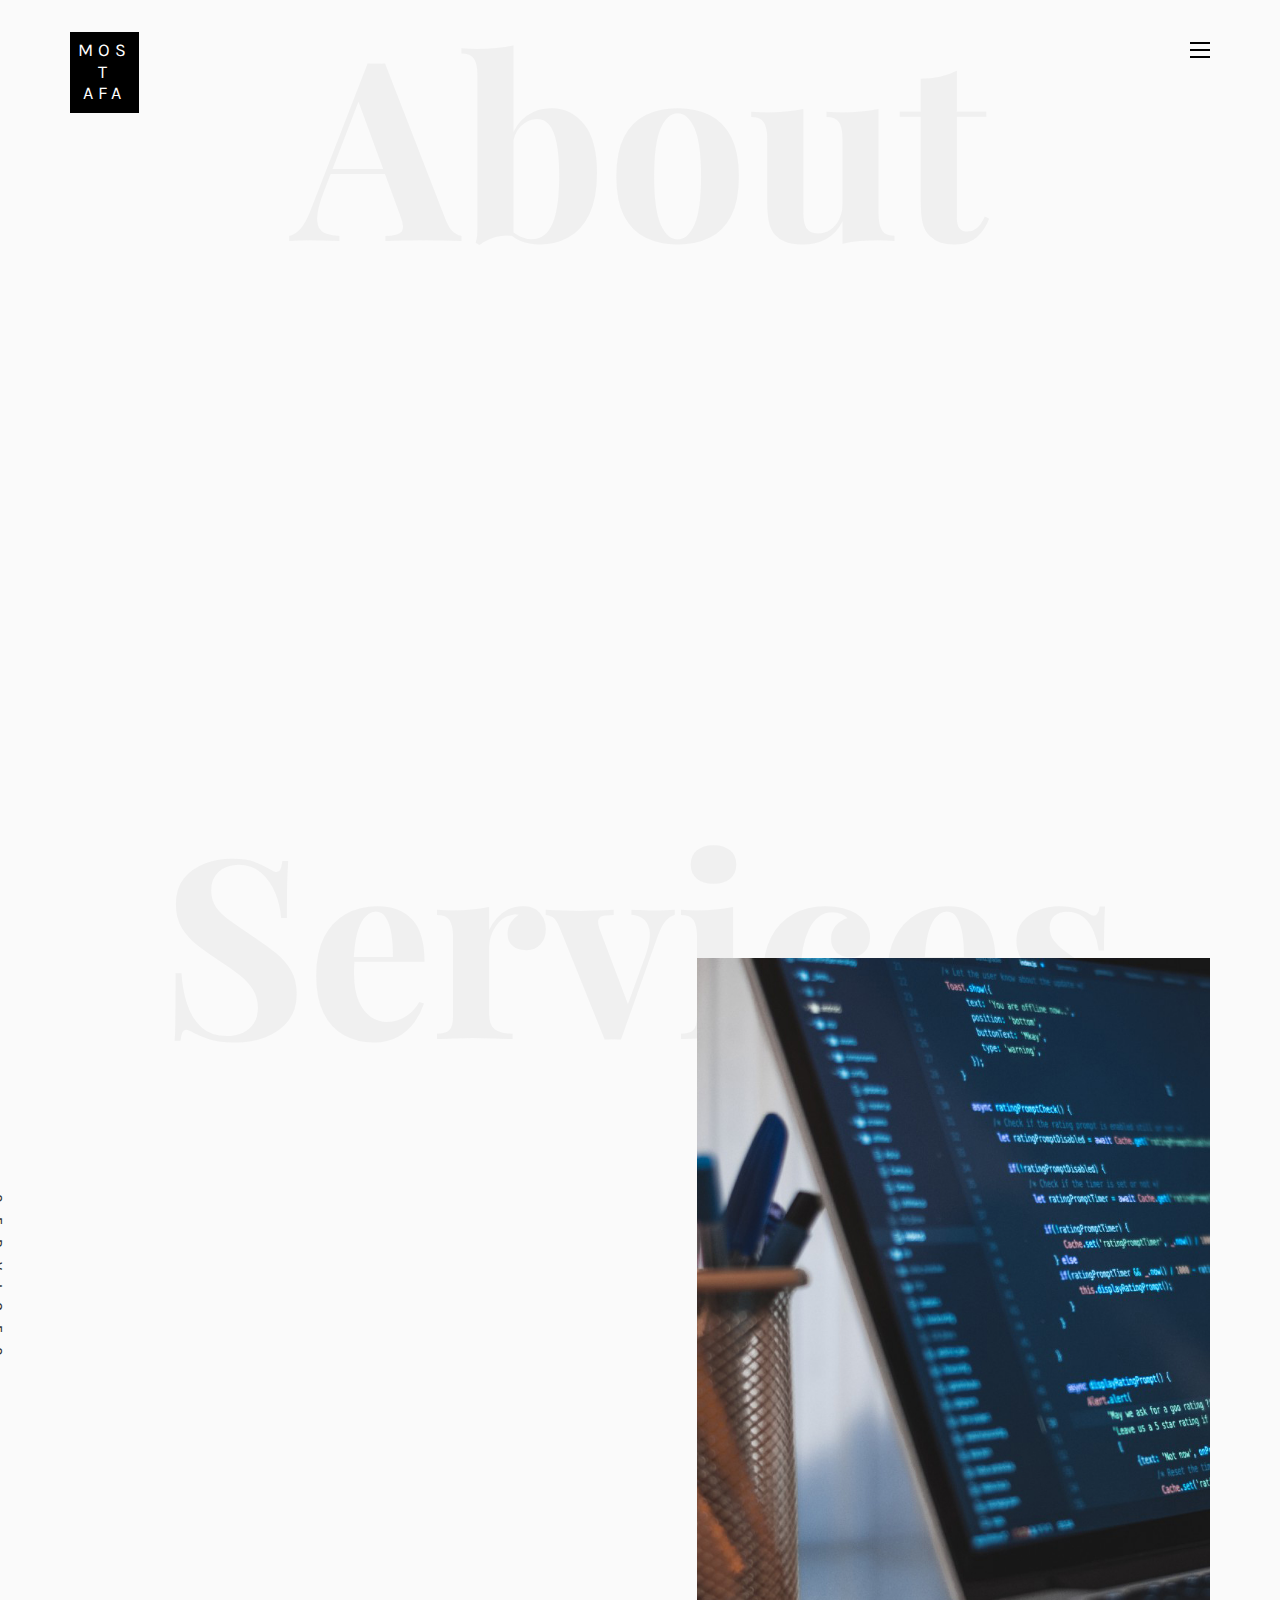
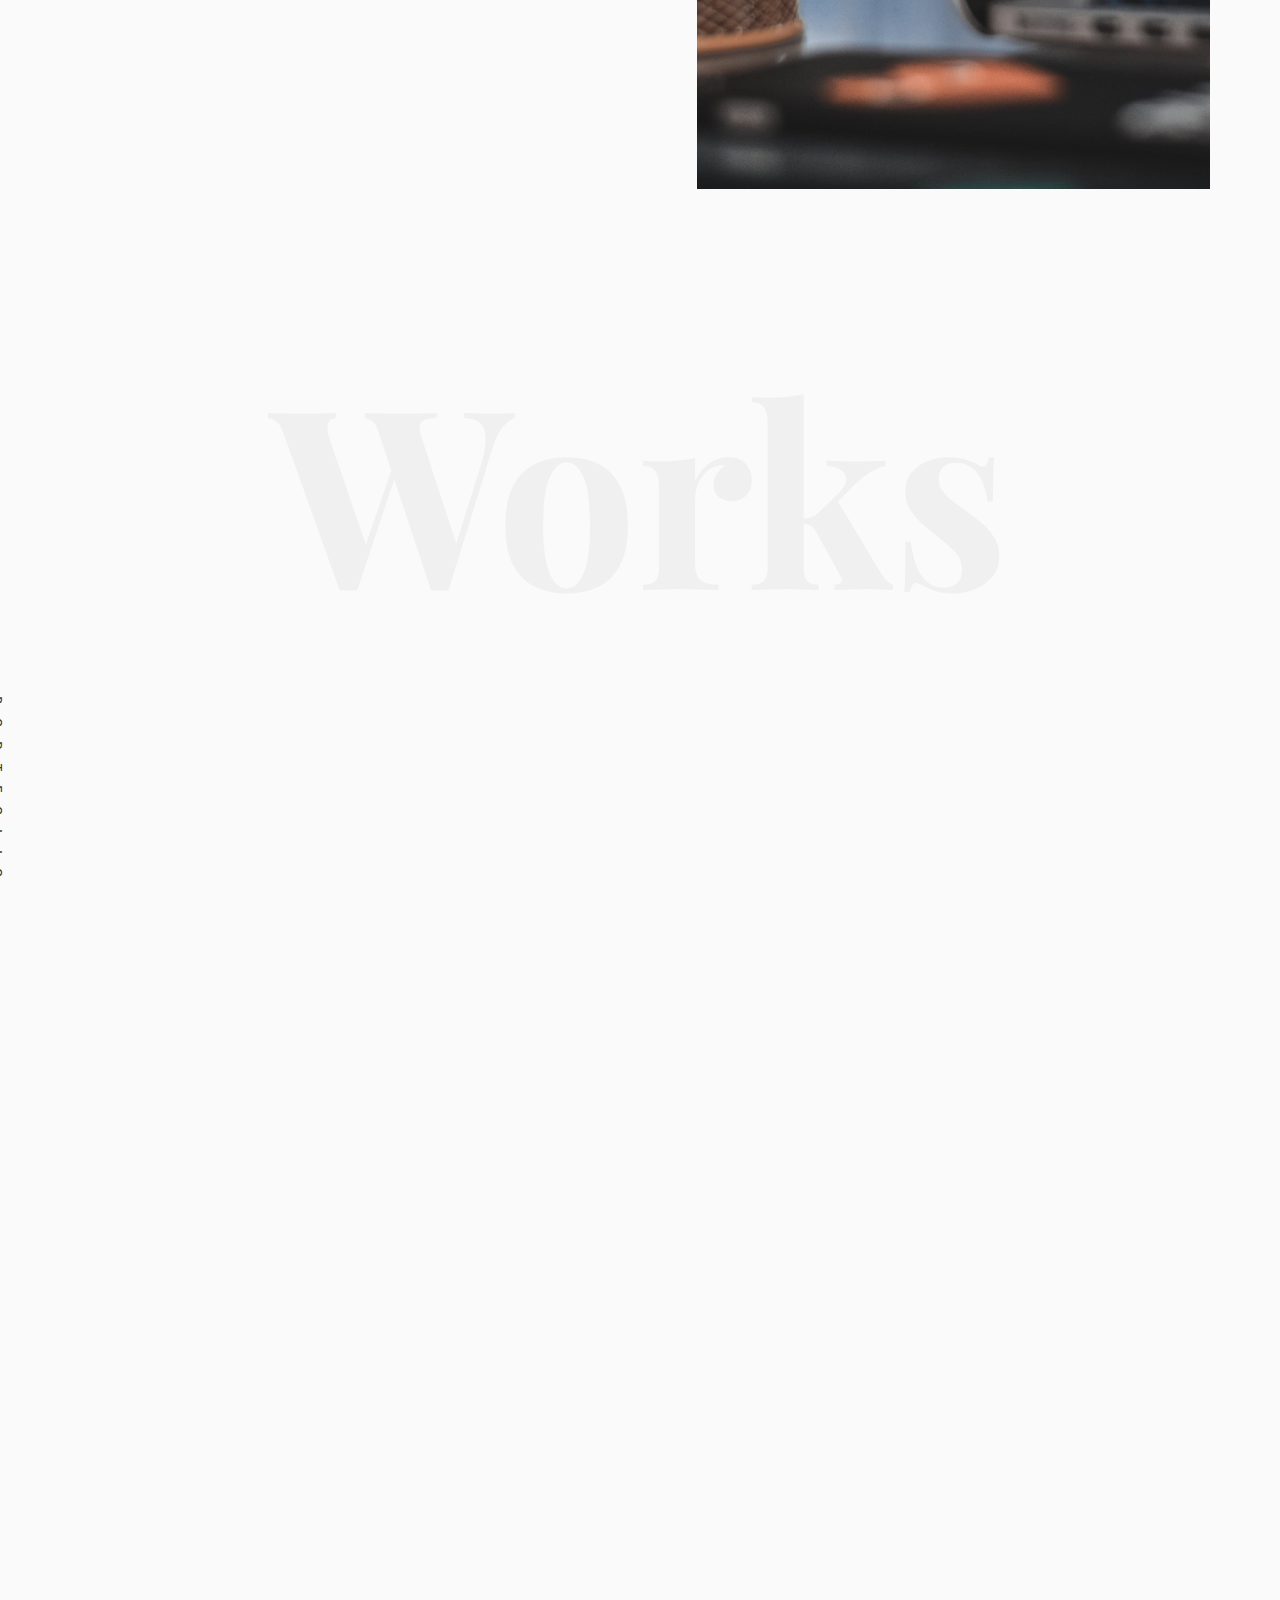
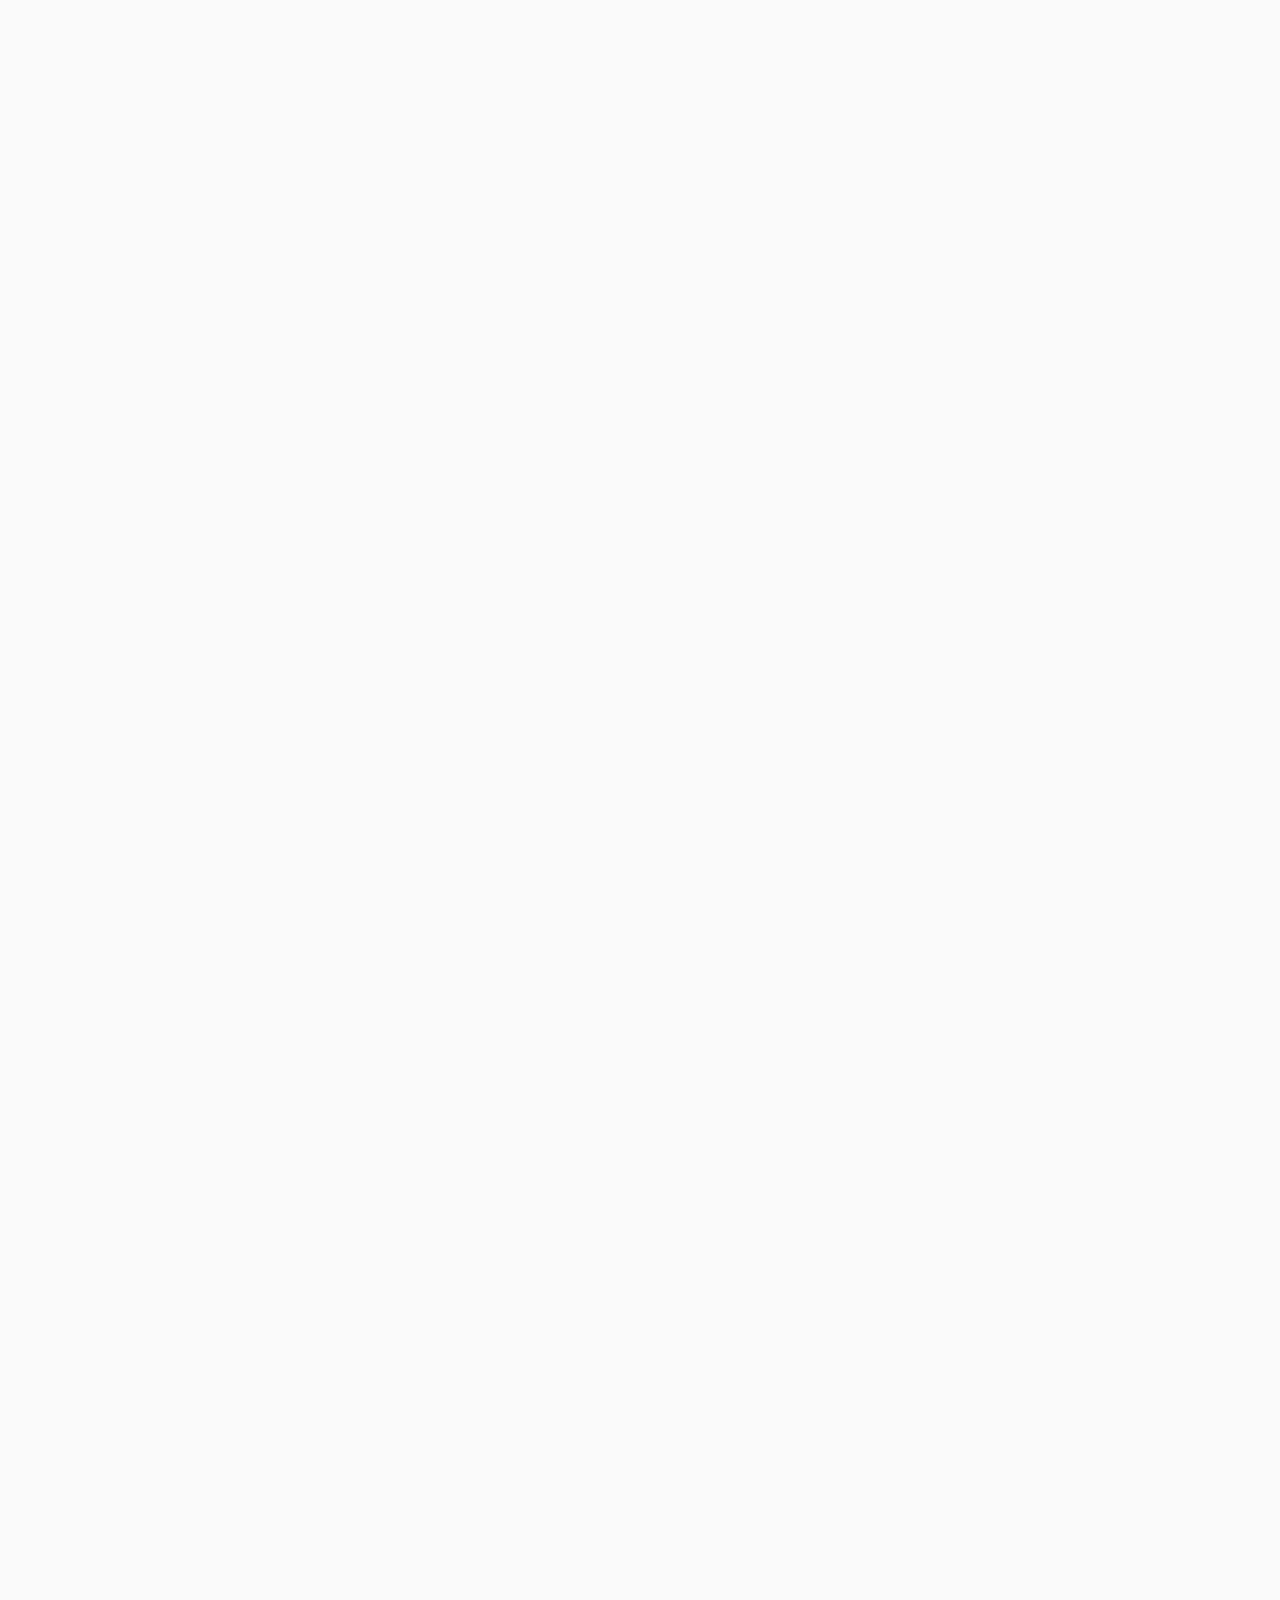
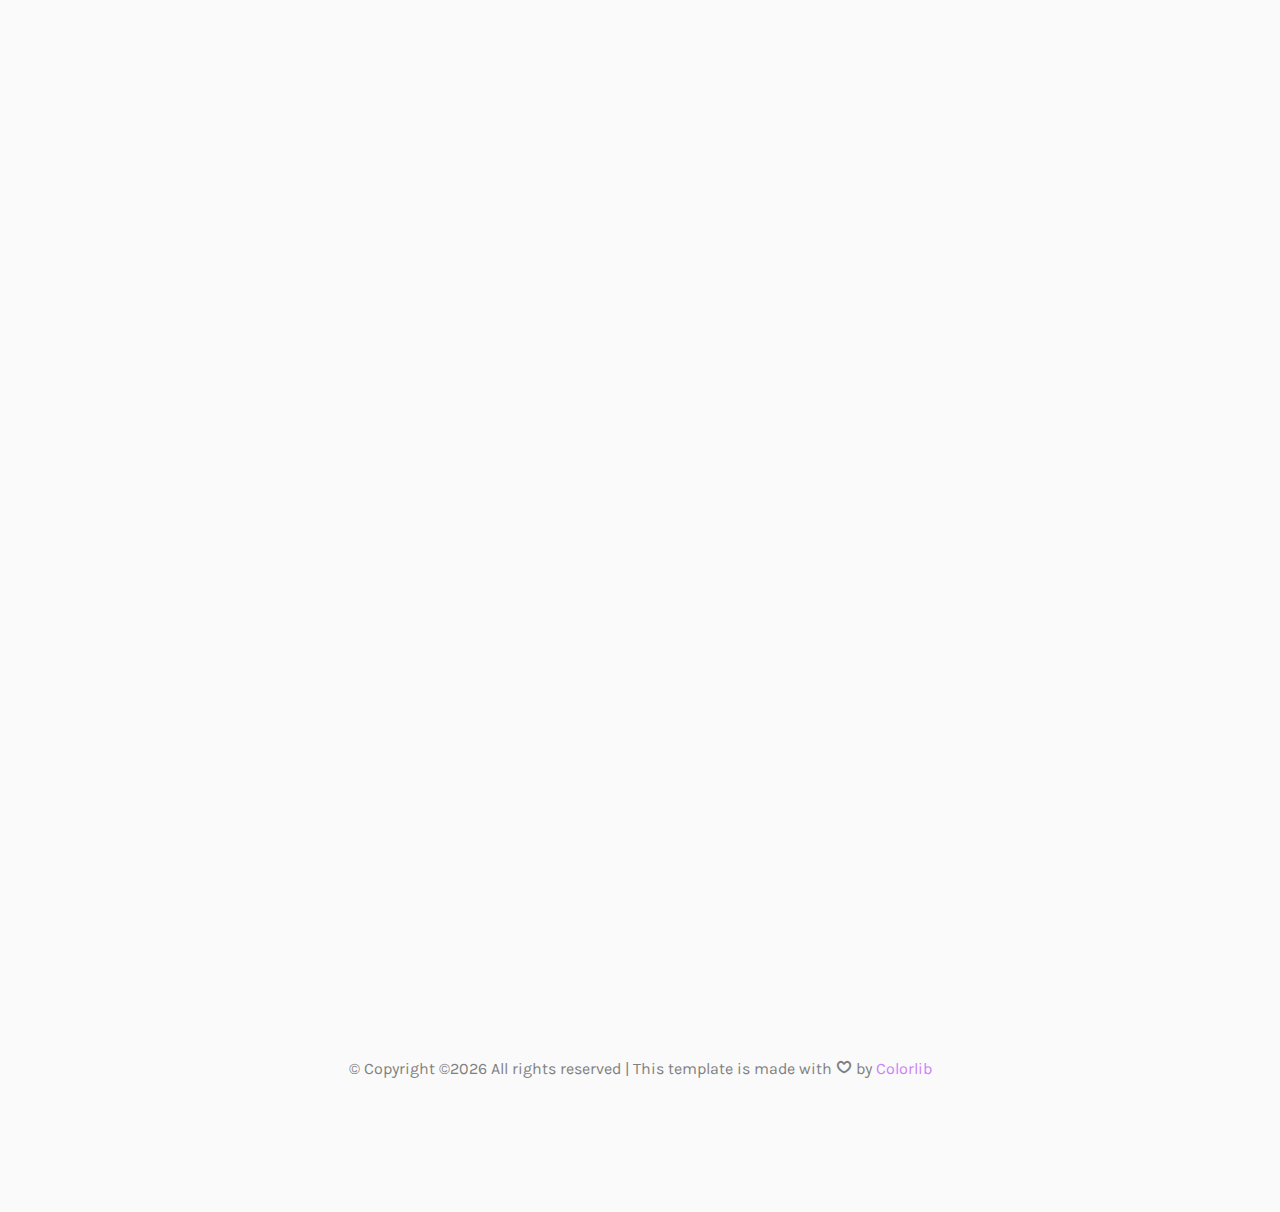
<file: index.html>
<!DOCTYPE HTML>
<html lang="en">
<head>
    <meta charset="utf-8">
    <meta http-equiv="X-UA-Compatible" content="IE=edge">
    <title>Mostafa A. Abd El-Razeq</title>
    <meta name="viewport" content="width=device-width, initial-scale=1">
    <meta name="description" content=""/>
    <meta name="keywords" content=""/>
    <meta name="author" content=""/>

    <!-- Facebook and Twitter integration -->
    <meta property="og:title" content=""/>
    <meta property="og:image" content=""/>
    <meta property="og:url" content=""/>
    <meta property="og:site_name" content=""/>
    <meta property="og:description" content=""/>
    <meta name="twitter:title" content=""/>
    <meta name="twitter:image" content=""/>
    <meta name="twitter:url" content=""/>
    <meta name="twitter:card" content=""/>

    <!-- Place favicon.ico and apple-touch-icon.png in the root directory -->
    <link rel="shortcut icon" href="./images/favicon.png">

    <link href="https://fonts.googleapis.com/css?family=Karla:400,700" rel="stylesheet">
    <link href="https://fonts.googleapis.com/css?family=Playfair+Display:400,400i,700" rel="stylesheet">

    <!-- Animate.css -->
    <link rel="stylesheet" href="css/animate.css">
    <!-- Icomoon Icon Fonts-->
    <link rel="stylesheet" href="css/icomoon.css">
    <!-- Bootstrap  -->
    <link rel="stylesheet" href="css/bootstrap.css">
    <!-- Owl Carousel -->
    <link rel="stylesheet" href="css/owl.carousel.min.css">
    <link rel="stylesheet" href="css/owl.theme.default.min.css">
    <!-- Magnific Popup -->
    <link rel="stylesheet" href="css/magnific-popup.css">

    <link rel="stylesheet" href="css/style.css">


    <!-- Modernizr JS -->
    <script src="js/modernizr-2.6.2.min.js"></script>
    <!-- FOR IE9 below -->
    <!--[if lt IE 9]>
    <script src="js/respond.min.js"></script>
    <![endif]-->

</head>
<body>

<nav id="colorlib-main-nav" role="navigation">
    <a href="#" class="js-colorlib-nav-toggle colorlib-nav-toggle active"><i></i></a>
    <div class="js-fullheight colorlib-table">
        <div class="colorlib-table-cell js-fullheight">
            <!--<div class="row">-->
                <!--<div class="col-md-12">-->
                    <!--<div class="form-group">-->
                        <!--<input type="text" class="form-control" id="search" placeholder="Enter any key to search...">-->
                        <!--<button type="submit" class="btn btn-primary"><i class="icon-search3"></i></button>-->
                    <!--</div>-->
                <!--</div>-->
            <!--</div>-->
            <div class="row">
                <div class="col-md-12">
                    <ul>
                        <li class="active"><a href="index.html">Home</a></li>
                        <!--<li><a href="services.html">Services</a></li>-->
                        <!--<li><a href="work.html">Work</a></li>-->
                        <!--<li><a href="blog.html">Blog</a></li>-->
                        <li><a href="about.html">About</a></li>
                        <li><a href="contact.html">Contact</a></li>
                    </ul>
                </div>
            </div>
            <div class="row">
                <div class="col-md-12">
                    <h2 class="head-title">Works</h2>
                    <a href="https://github.com/Sasa94s/stock_market" class="gallery text-center"
                       style="background-image: url(images/stockMarket.jpg);">
                        <span><i class="icon-github"></i></span>
                    </a>
                    <a href="https://github.com/CE-Mostafa/BMI" class="gallery  text-center"
                       style="background-image: url(images/ios-android.png);">
                        <span><i class="icon-github"></i></span>
                    </a>
                    <a href="https://github.com/CE-Mostafa/weight_on_planet_X"
                       class="gallery text-center"
                       style="background-image: url(images/ios-android.png);">
                        <span><i class="icon-github"></i></span>
                    </a>
                    <!--<a href="images/work-4.jpg" class="gallery image-popup-link text-center" style="background-image: url(images/work-4.jpg);">-->
                    <!--<span><i class="icon-search3"></i></span>-->
                    <!--</a>-->
                </div>
            </div>
        </div>
    </div>
</nav>

<div id="colorlib-page">
    <header>
        <div class="container">
            <div class="row">
                <div class="col-md-12">
                    <div class="colorlib-navbar-brand">
                        <a class="colorlib-logo" href="index.html"><span>Mos</span><span>t</span><span>afa</span></a>
                    </div>
                    <a href="#" class="js-colorlib-nav-toggle colorlib-nav-toggle"><i></i></a>
                </div>
            </div>
        </div>
    </header>
    <div id="colorlib-about">
        <div class="container">
            <div class="row text-center">
                <h2 class="bold">About</h2>
            </div>
            <div class="row">
                <div class="col-md-5 animate-box">
                    <div class="owl-carousel3">
                        <div class="item">
                            <img class="img-responsive about-img" src="images/about.jpg"
                                 alt="html5 bootstrap template by colorlib.com">
                        </div>
                        <div class="item">
                            <img class="img-responsive about-img" src="images/about.jpg"
                                 alt="html5 bootstrap template by colorlib.com">
                        </div>
                    </div>
                </div>
                <div class="col-md-6 col-md-push-1 animate-box">
                    <div class="about-desc">
                        <div class="owl-carousel3">
                            <div class="item">
                                <h2><span>Mostafa</span><span>A. Abd El-Razeq</span></h2>
                            </div>
                            <div class="item">
                                <h2><span>I'm A</span><span>Computer Engineer</span></h2>
                            </div>
                        </div>
                        <div class="desc">
                            <div class="rotate">
                                <h2 class="heading">About</h2>
                            </div>
                            <p>I got bachelor in Computer Engineering I was responsible of back-end part of graduation
                                project with excellent degree. <a href="https://github.com/Sasa94s/stock_market">(Stock
                                    Over)</a> - Web Enabled Intelligent Information System For Stock Management and
                                Prediction. </p>
                            <p class="colorlib-social-icons">
                                <a href="https://www.facebook.com/mostafa.a.abdelrazeq.ce"><i
                                        class="icon-social-facebook"></i></a>
                                <a href="https://twitter.com/Mostafa_A_CE"><i class="icon-social-twitter"></i></a>
                                <a href="https://www.linkedin.com/in/mostafa-a-abdelrazeq-ce/"><i
                                        class="icon-social-linkedin"></i></a>
                                <a href="https://github.com/CE-Mostafa"><i class="icon-social-github"></i></a>
                            </p>
                            <p><a href="./contact.html" class="btn btn-primary btn-outline">Contact Me!</a></p>
                        </div>
                    </div>
                </div>
            </div>
        </div>
    </div>
    <div id="colorlib-services">
        <div class="container">
            <div class="row text-center">
                <h2 class="bold">Services</h2>
            </div>
            <div class="row">
                <div class="col-md-12">
                    <div class="services-flex">
                        <div class="one-third">
                            <div class="row">
                                <div class="col-md-12 col-md-offset-0 animate-box intro-heading">
                                    <span>My Services</span>
                                    <h2>Here Are Some of My Skills</h2>
                                </div>
                            </div>
                            <div class="row">
                                <div class="col-md-12">
                                    <div class="rotate">
                                        <h2 class="heading">Services</h2>
                                    </div>
                                </div>
                                <div class="col-md-6">
                                    <div class="services animate-box">
                                        <h3>1 - Back end development</h3>
                                        <ul>
                                            <li>Django</li>
                                            <li>Java</li>
                                            <li>Python</li>
                                            <li>JSON</li>
                                            <li>PL/SQL</li>
                                            <li>SQL server</li>
                                            <li>PostgreSQL</li>
                                        </ul>
                                    </div>
                                    <div class="services animate-box">
                                        <h3>3 - Front End Development</h3>
                                        <ul>
                                            <li>HTML / CSS</li>
                                            <li>JS &amp; Jquery Startup</li>
                                        </ul>
                                    </div>
                                </div>
                                <div class="col-md-6">
                                    <div class="services animate-box">
                                        <h3>2 - Mobile development</h3>
                                        <ul>
                                            <li>Flutter</li>
                                            <li>Dart</li>
                                            <li>Android &amp; IOS</li>
                                            <li>Firebase</li>
                                        </ul>
                                    </div>
                                    <div class="services animate-box">
                                        <h3>4 - Cloud ERP Development</h3>
                                        <ul>
                                            <li>Oracle NetSuite</li>
                                            <li>SuiteScript &amp; JavaScript</li>
                                            <li>HTML/CSS</li>
                                            <li>JSON</li>

                                        </ul>
                                    </div>
                                </div>
                            </div>
                        </div>
                        <div class="one-forth services-img" style="background-image: url(images/services-1.jpg);">
                        </div>
                    </div>
                </div>
            </div>
        </div>
    </div>

    <div id="colorlib-work">
        <div class="container">
            <div class="row text-center">
                <h2 class="bold">Works</h2>
            </div>
            <div class="row">
                <div class="col-md-12 col-md-offset-0 text-center animate-box intro-heading">
                    <span>Portfolio</span>
                    <h2>Done Projects</h2>
                </div>
            </div>
            <div class="row">
                <div class="col-md-12">
                    <div class="rotate">
                        <h2 class="heading">Portfolio</h2>
                    </div>
                </div>
            </div>
            <div class="row">
                <div class="col-md-12">
                    <div class="work-entry animate-box">
                        <a href="#" class="work-img" style="background-image: url(images/stockMarket.jpg);">
                            <div class="display-t">
                                <div class="work-name">
                                    <h2>Stock Market</h2>
                                </div>
                            </div>
                        </a>
                        <div class="col-md-10 col-md-offset-1">
                            <div class="desc">
                                <p>Banks and financial institutions together from the industry that spends the most
                                    technology on an annual basis. Financial industry is also really important to the
                                    technology sector:</p>

                                <p>“Banks will spend 4.2% more on technology in 2014 than they did in 2013, according to
                                    IDC analysts. Overall IT spend in financial services globally will exceed $430
                                    billion in 2014 and surpass $500 billion by 2020, the analysts say.” – Crosman
                                    2013</p>

                                <p>Financial and data analytics refers to the displine of applying software and
                                    technology in combination with (possibly advanced) algorithms and methods to gather,
                                    process, and analyze data in order to gain insights, to make decisions, or to
                                    fulfill regulatory requirements. Decisions often have to be made in milliseconds or
                                    even faster, making it necessary to build the respective analytics capabilities and
                                    to analyze large amount of data in real time. In this paper, We've built a website
                                    of Stock Market Simulation based on back-end SQL database (which is more powerful)
                                    of historical stock prices by applying Portfolio Risk Analysis, Technical Analysis
                                    with various trading strategies for making decisions such as: Moving Crossover
                                    Strategy, Bollinger Bands Indicator. Moreover, We've used two approaches of various
                                    machine learning models for stock prediction:</p>

                                <p>First Approach: Using KNN, Linear Regression, Logistic Regression, SVM (Support
                                    Vector Machine), LSTM Neural Network, Backpropagation Neural Network.</p>
                                <p>Second Approach: Using Sentimental Analysis on Twitter news dataset for predicting
                                    stock price indicators.</p>
                                <p class="read"><a href="https://github.com/Sasa94s/stock_market">View in Github</a></p>
                            </div>
                        </div>
                    </div>
                </div>
                <div class="col-md-12">
                    <div class="work-entry animate-box">
                        <a href="#" class="work-img" style="background-image: url(images/ios-android.png);">
                            <div class="display-t">
                                <div class="work-name">
                                    <h2>BMI</h2>
                                </div>
                            </div>
                        </a>
                        <div class="col-md-10 col-md-offset-1">
                            <div class="desc">
                                <p>[ Flutter ] This application calculate your BMI score and how much weight you should
                                    increase or
                                    decrease of your weight.
                                </p>

                                <p class="read"><a href="https://github.com/CE-Mostafa/BMI">View in Github</a></p>
                            </div>
                        </div>

                    </div>
                </div>
                <div class="col-md-12">
                    <div class="work-entry animate-box">
                        <a href="#" class="work-img" style="background-image: url(images/ios-android.png);">
                            <div class="display-t">
                                <div class="work-name">
                                    <h2>Weight on Planet X</h2>
                                </div>
                            </div>
                        </a>
                        <div class="col-md-10 col-md-offset-1">
                            <div class="desc">
                                <p>[ Flutter ] This application calculate your weight on pluto, mars, venus.
                                </p>

                                <p class="read"><a href="https://github.com/CE-Mostafa/weight_on_planet_X">View in
                                    Github</a></p>
                            </div>
                        </div>

                    </div>
                </div>
            </div>
        </div>
    </div>

    <!--<div id="colorlib-blog">-->
    <!--<div class="container">-->
    <!--<div class="row text-center">-->
    <!--<h2 class="bold">Blog</h2>-->
    <!--</div>-->
    <!--<div class="row">-->
    <!--<div class="col-md-12 col-md-offset-0 text-center animate-box intro-heading">-->
    <!--<span>Blog</span>-->
    <!--<h2>Read Our Case</h2>-->
    <!--</div>-->
    <!--</div>-->
    <!--<div class="row">-->
    <!--<div class="col-md-12">-->
    <!--<div class="rotate">-->
    <!--<h2 class="heading">Our Blog</h2>-->
    <!--</div>-->
    <!--</div>-->
    <!--</div>-->
    <!--<div class="row animate-box">-->
    <!--<div class="owl-carousel1">-->
    <!--<div class="item">-->
    <!--<div class="col-md-12">-->
    <!--<div class="article">-->
    <!--<a href="blog.html" class="blog-img">-->
    <!--<img class="img-responsive" src="images/img-1.jpg" alt="html5 bootstrap by colorlib.com">-->
    <!--<div class="overlay"></div>-->
    <!--<div class="link">-->
    <!--<span class="read">Read more</h2>-->
    <!--</div>-->
    <!--</a>-->
    <!--<div class="desc">-->
    <!--<span class="meta">15, Feb 2018</span>-->
    <!--<h2><a href="blog.html">A Japanese Constellation</a></h2>-->
    <!--<p>When she reached the first hills of the Italic Mountains, she had a last view back on the skyline of her hometown Bookmarksgrove</p>-->
    <!--</div>-->
    <!--</div>-->
    <!--</div>-->
    <!--</div>-->
    <!--<div class="item">-->
    <!--<div class="col-md-12">-->
    <!--<div class="article">-->
    <!--<a href="blog.html" class="blog-img">-->
    <!--<img class="img-responsive" src="images/img-2.jpg" alt="html5 bootstrap by colorlib.com">-->
    <!--<div class="overlay"></div>-->
    <!--<div class="link">-->
    <!--<span class="read">Read more</h2>-->
    <!--</div>-->
    <!--</a>-->
    <!--<div class="desc">-->
    <!--<span class="meta">15, Feb 2018</span>-->
    <!--<h2><a href="blog.html">A Japanese Constellation</a></h2>-->
    <!--<p>When she reached the first hills of the Italic Mountains, she had a last view back on the skyline of her hometown Bookmarksgrove</p>-->
    <!--</div>-->
    <!--</div>-->
    <!--</div>-->
    <!--</div>-->
    <!--<div class="item">-->
    <!--<div class="col-md-12">-->
    <!--<div class="article">-->
    <!--<a href="blog.html" class="blog-img">-->
    <!--<img class="img-responsive" src="images/img-3.jpg" alt="html5 bootstrap by colorlib.com">-->
    <!--<div class="overlay"></div>-->
    <!--<div class="link">-->
    <!--<span class="read">Read more</h2>-->
    <!--</div>-->
    <!--</a>-->
    <!--<div class="desc">-->
    <!--<span class="meta">15, Feb 2018</span>-->
    <!--<h2><a href="blog.html">A Japanese Constellation</a></h2>-->
    <!--<p>When she reached the first hills of the Italic Mountains, she had a last view back on the skyline of her hometown Bookmarksgrove</p>-->
    <!--</div>-->
    <!--</div>-->
    <!--</div>-->
    <!--</div>-->
    <!--</div>-->
    <!--</div>-->
    <!--</div>-->
    <!--</div>-->

    <!--<div id="colorlib-testimony">-->
    <!--<div class="container">-->
    <!--<div class="row text-center">-->
    <!--<h2 class="bold">Testimonies</h2>-->
    <!--</div>-->
    <!--<div class="row">-->
    <!--<div class="col-md-12 col-md-offset-0 text-center animate-box intro-heading">-->
    <!--<span>Testimonies</span>-->
    <!--<h2>Clients Says</h2>-->
    <!--</div>-->
    <!--</div>-->
    <!--<div class="row">-->
    <!--<div class="col-md-12">-->
    <!--<div class="rotate">-->
    <!--<h2 class="heading">Says</h2>-->
    <!--</div>-->
    <!--</div>-->
    <!--</div>-->
    <!--<div class="row animate-box">-->
    <!--<div class="owl-carousel">-->
    <!--<div class="item">-->
    <!--<div class="col-md-12 text-center">-->
    <!--<div class="testimony">-->
    <!--<blockquote>-->
    <!--<p>"A small river named Duden flows by their place and supplies it with the necessary regelialia.</p>-->
    <!--<span>" &mdash; George Brooks</span>-->
    <!--</blockquote>-->
    <!--</div>-->
    <!--</div>-->
    <!--</div>-->
    <!--<div class="item">-->
    <!--<div class="col-md-12 text-center">-->
    <!--<div class="testimony">-->
    <!--<blockquote>-->
    <!--<p>"Even the all-powerful Pointing has no control about the blind texts it is an almost unorthographic life One day however a small line of blind text by the name of Lorem Ipsum decided to leave for the far World of Grammar.</p>-->
    <!--<span>" &mdash; Daniel Foster</span>-->
    <!--</blockquote>-->
    <!--</div>-->
    <!--</div>-->
    <!--</div>-->
    <!--<div class="item">-->
    <!--<div class="col-md-12 text-center">-->
    <!--<div class="testimony">-->
    <!--<blockquote>-->
    <!--<p>"When she reached the first hills of the Italic Mountains, she had a last view back on the skyline of her hometown Bookmarksgrove</p>-->
    <!--<span>" &mdash; Liam Jenkins</span>-->
    <!--</blockquote>-->
    <!--</div>-->
    <!--</div>-->
    <!--</div>-->
    <!--</div>-->
    <!--</div>-->
    <!--</div>-->
    <!--</div>-->

    <footer>
        <div id="footer">
            <div class="container">
                <!--<div class="row">-->
                    <!--<div class="col-md-12 col-pb-sm">-->
                        <!--<div class="row">-->
                            <!--<div class="col-md-10">-->
                                <!--<h2>Let's Talk</h2>-->
                                <!--<p><a href="./contact.html" class="btn btn-primary btn-outline">Contact Me!</a></p>-->
                                <!--<p><a href="mailto: abc@example.com">Send Email To Me</a></p>-->
                                <!--<p>Or Call Me on:</p>-->
                                <!--<p>tel: <a href="tel:+201274009631">(+20) 127 400 9631</a></p>-->
                                <!--<p>Or Social Media</p>-->
                                <!--<p class="colorlib-social-icons">-->
                                    <!--<a href="https://www.facebook.com/mostafa.a.abdelrazeq.ce"><i-->
                                            <!--class="icon-social-facebook"></i></a>-->
                                    <!--<a href="https://twitter.com/Mostafa_A_CE"><i class="icon-social-twitter"></i></a>-->
                                    <!--<a href="https://www.linkedin.com/in/mostafa-a-abdelrazeq-ce/"><i-->
                                            <!--class="icon-social-linkedin"></i></a>-->
                                    <!--<a href="https://github.com/CE-Mostafa"><i class="icon-social-github"></i></a>-->
                                <!--</p>-->
                            <!--</div>-->
                        <!--</div>-->
                    <!--</div>-->
                <!--</div>-->
                <div class="row">
                    <div class="col-md-12 text-center">
                        <p>
                            &copy;
                            <!-- Link back to Colorlib can't be removed. Template is licensed under CC BY 3.0. -->
                            Copyright &copy;<script>document.write(new Date().getFullYear());</script>
                            All rights reserved | This template is made with <i class="icon-heart4"
                                                                                aria-hidden="true"></i> by <a
                                href="https://colorlib.com" target="_blank">Colorlib</a>
                            <!-- Link back to Colorlib can't be removed. Template is licensed under CC BY 3.0. -->
                        </p>
                    </div>
                </div>
            </div>
        </div>
    </footer>


</div>

<!-- jQuery -->
<script src="js/jquery.min.js"></script>
<!-- jQuery Easing -->
<script src="js/jquery.easing.1.3.js"></script>
<!-- Bootstrap -->
<script src="js/bootstrap.min.js"></script>
<!-- Waypoints -->
<script src="js/jquery.waypoints.min.js"></script>
<!-- Owl Carousel -->
<script src="js/owl.carousel.min.js"></script>
<!-- Magnific Popup -->
<script src="js/jquery.magnific-popup.min.js"></script>
<script src="js/magnific-popup-options.js"></script>

<!-- Main JS (Do not remove) -->
<script src="js/main.js"></script>

</body>
</html>
</file>
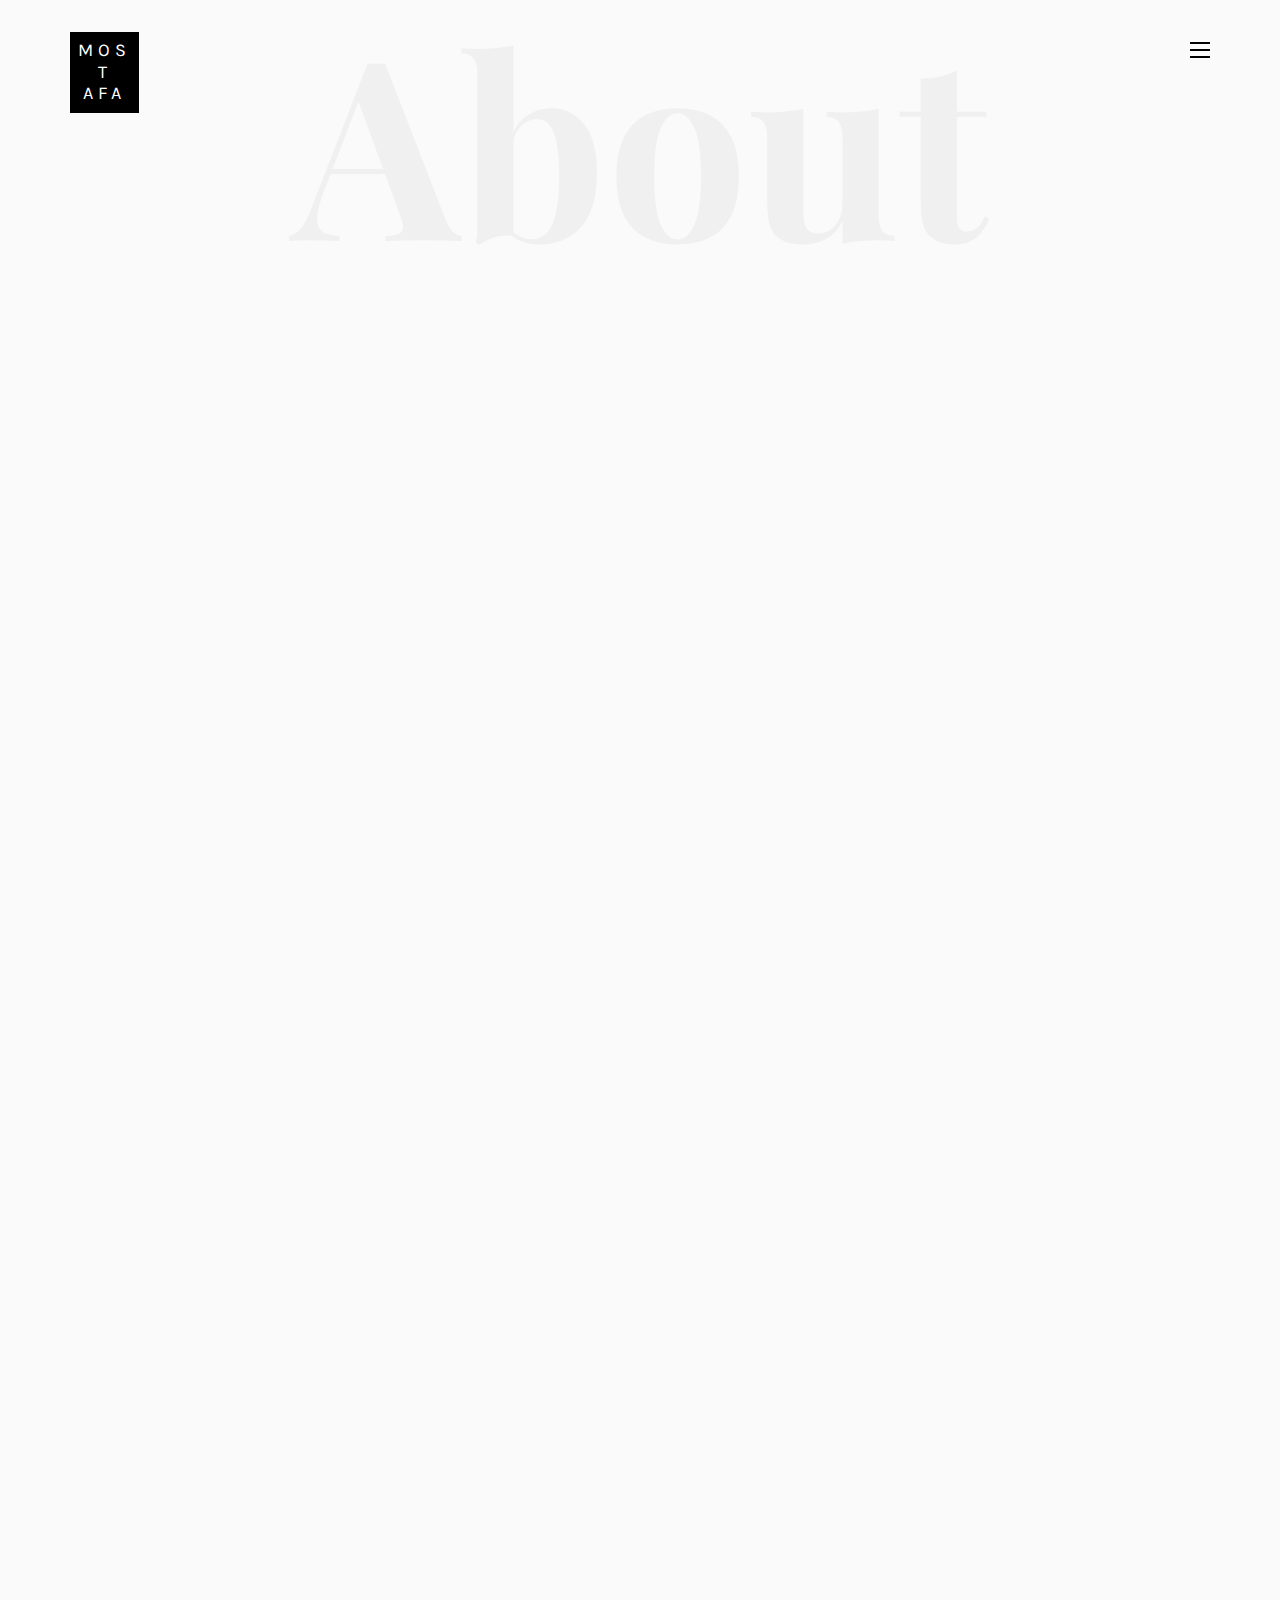
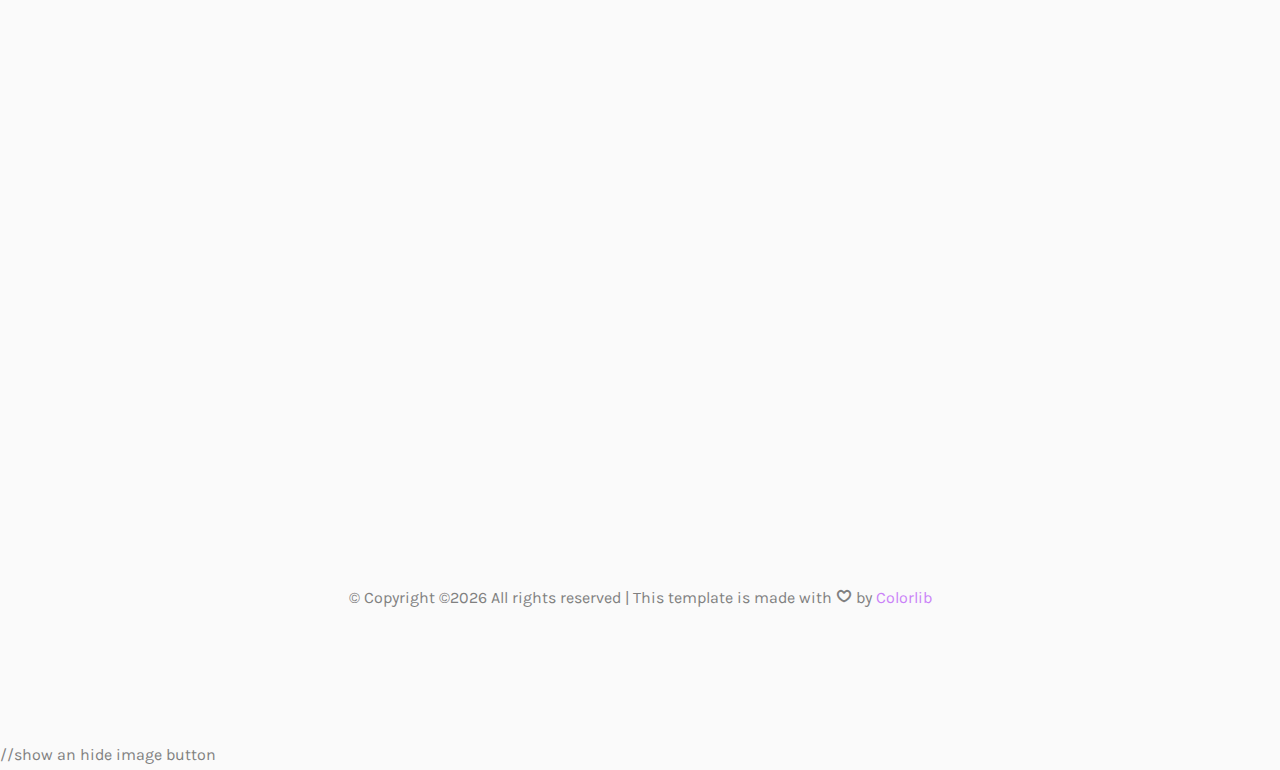
<file: about.html>
<!DOCTYPE HTML>
<html lang="en">
<head>
    <meta charset="utf-8">
    <meta http-equiv="X-UA-Compatible" content="IE=edge">
    <title>About</title>
    <meta name="viewport" content="width=device-width, initial-scale=1">
    <meta name="description" content=""/>
    <meta name="keywords" content=""/>
    <meta name="author" content=""/>

    <!-- Facebook and Twitter integration -->
    <meta property="og:title" content=""/>
    <meta property="og:image" content=""/>
    <meta property="og:url" content=""/>
    <meta property="og:site_name" content=""/>
    <meta property="og:description" content=""/>
    <meta name="twitter:title" content=""/>
    <meta name="twitter:image" content=""/>
    <meta name="twitter:url" content=""/>
    <meta name="twitter:card" content=""/>

    <!-- Place favicon.ico and apple-touch-icon.png in the root directory -->
    <link rel="shortcut icon" href="./images/favicon.png">

    <link href="https://fonts.googleapis.com/css?family=Karla:400,700" rel="stylesheet">
    <link href="https://fonts.googleapis.com/css?family=Playfair+Display:400,400i,700" rel="stylesheet">

    <!-- Animate.css -->
    <link rel="stylesheet" href="css/animate.css">
    <!-- Icomoon Icon Fonts-->
    <link rel="stylesheet" href="css/icomoon.css">
    <!-- Bootstrap  -->
    <link rel="stylesheet" href="css/bootstrap.css">
    <!-- Owl Carousel -->
    <link rel="stylesheet" href="css/owl.carousel.min.css">
    <link rel="stylesheet" href="css/owl.theme.default.min.css">
    <!-- Magnific Popup -->
    <link rel="stylesheet" href="css/magnific-popup.css">

    <link rel="stylesheet" href="css/style.css">


    <!-- Modernizr JS -->
    <script src="js/modernizr-2.6.2.min.js"></script>
    <!-- FOR IE9 below -->
    <!--[if lt IE 9]>
    <script src="js/respond.min.js"></script>
    <![endif]-->

</head>
<body>

<nav id="colorlib-main-nav" role="navigation">
    <a href="#" class="js-colorlib-nav-toggle colorlib-nav-toggle active"><i></i></a>
    <div class="js-fullheight colorlib-table">
        <div class="colorlib-table-cell js-fullheight">
            <!--<div class="row">-->
            <!--<div class="col-md-12">-->
            <!--<div class="form-group">-->
            <!--<input type="text" class="form-control" id="search" placeholder="Enter any key to search...">-->
            <!--<button type="submit" class="btn btn-primary"><i class="icon-search3"></i></button>-->
            <!--</div>-->
            <!--</div>-->
            <!--</div>-->
            <div class="row">
                <div class="col-md-12">
                    <ul>
                        <li class="active"><a href="index.html">Home</a></li>
                        <!--<li><a href="services.html">Services</a></li>-->
                        <!--<li><a href="work.html">Work</a></li>-->
                        <!--<li><a href="blog.html">Blog</a></li>-->
                        <li><a href="about.html">About</a></li>
                        <li><a href="contact.html">Contact</a></li>
                    </ul>
                </div>
            </div>
            <div class="row">
                <div class="col-md-12">
                    <h2 class="head-title">Works</h2>
                    <a href="https://github.com/Sasa94s/stock_market" class="gallery  text-center"
                       style="background-image: url(images/stockMarket.jpg);">
                        <span><i class="icon-github"></i></span>
                    </a>
                    <a href="https://github.com/CE-Mostafa/BMI" class="gallery  text-center"
                       style="background-image: url(images/ios-android.png);">
                        <span><i class="icon-github"></i></span>
                    </a>
                    <a href="https://github.com/CE-Mostafa/weight_on_planet_X"
                       class="gallery  text-center"
                       style="background-image: url(images/ios-android.png);">
                        <span><i class="icon-github"></i></span>
                    </a>
                    <!--<a href="images/work-4.jpg" class="gallery image-popup-link text-center" style="background-image: url(images/work-4.jpg);">-->
                    <!--<span><i class="icon-search3"></i></span>-->
                    <!--</a>-->
                </div>
            </div>
        </div>
    </div>
</nav>

<div id="colorlib-page">
    <header>
        <div class="container">
            <div class="row">
                <div class="col-md-12">
                    <div class="colorlib-navbar-brand">
                        <a class="colorlib-logo" href="index.html"><span>Mos</span><span>t</span><span>afa</span></a>
                    </div>
                    <a href="#" class="js-colorlib-nav-toggle colorlib-nav-toggle"><i></i></a>
                </div>
            </div>
        </div>
    </header>
    <div id="colorlib-about">
        <div class="container">
            <div class="row text-center">
                <h2 class="bold">About</h2>
            </div>
            <div class="row">
                <div class="col-md-5 animate-box">
                    <div class="owl-carousel3">
                        <div class="item">
                            <img class="img-responsive about-img" src="images/about.jpg"
                                 alt="html5 bootstrap template by colorlib.com">
                        </div>
                        <div class="item">
                            <img class="img-responsive about-img" src="images/about.jpg"
                                 alt="html5 bootstrap template by colorlib.com">
                        </div>
                    </div>
                </div>
                <div class="col-md-6 col-md-push-1 animate-box">
                    <div class="about-desc">
                        <div class="owl-carousel3">
                            <div class="item">
                                <h2><span>Mostafa</span><span>A. Abd El-Razeq</span></h2>
                            </div>
                            <div class="item">
                                <h2><span>I'm A</span><span>Computer Engineer</span></h2>
                            </div>
                        </div>
                        <div class="desc">
                            <div class="rotate">
                                <h2 class="heading">About</h2>
                            </div>
                            <p>I got bachelor in Computer Engineering I was responsible of back-end part of graduation
                                project with excellent degree. <a href="https://github.com/Sasa94s/stock_market">(Stock
                                    Over)</a> - Web Enabled Intelligent Information System For Stock Management and
                                Prediction. </p>
                            <p class="colorlib-social-icons">
                                <a href="https://www.facebook.com/mostafa.a.abdelrazeq.ce"><i
                                        class="icon-social-facebook"></i></a>
                                <a href="https://twitter.com/Mostafa_A_CE"><i class="icon-social-twitter"></i></a>
                                <a href="https://www.linkedin.com/in/mostafa-a-abdelrazeq-ce/"><i
                                        class="icon-social-linkedin"></i></a>
                                <a href="https://github.com/CE-Mostafa"><i class="icon-social-github"></i></a>
                            </p>
                            <p><a href="./contact.html" class="btn btn-primary btn-outline">Contact Me!</a></p>
                            <p><input type="button" class="btn btn-primary btn-outline" value="Show CV"
                                      onclick="showImage();"/>
                                <a href="files/Mostafa's_CV.pdf" class="btn btn-primary btn-outline">Download CV</a>
                            </p>
                        </div>
                    </div>
                </div>
            </div>
            <div>
                <p><img class="center-block img-responsive" alt="cv" id="loadingImage" src="./images/Mostafa_cv.jpg" style="visibility:hidden"/></p></div>
        </div>
    </div>
    <!--<div id="colorlib-services">-->
    <!--<div class="container">-->
    <!--<div class="row text-center">-->
    <!--<h2 class="bold">Goals</h2>-->
    <!--</div>-->
    <!--<div class="row">-->
    <!--<div class="col-md-12">-->
    <!--<div class="services-flex">-->
    <!--<div class="one-third">-->
    <!--<div class="row">-->
    <!--<div class="col-md-12 col-md-offset-0 animate-box intro-heading">-->
    <!--<span>Target</span>-->
    <!--<h2>Goals</h2>-->
    <!--<p>A small river named Duden flows by their place and supplies it with the necessary regelialia. It is a paradisematic country, in which roasted parts of sentences fly into your mouth.</p>-->
    <!--</div>-->
    <!--</div>-->
    <!--<div class="row">-->
    <!--<div class="col-md-12">-->
    <!--<div class="rotate">-->
    <!--<h2 class="heading">Goals</h2>-->
    <!--</div>-->
    <!--</div>-->
    <!--<div class="col-md-12">-->
    <!--<div class="services animate-box">-->
    <!--<h3>1 - High Quality Theme</h3>-->
    <!--<p>Even the all-powerful Pointing has no control about the blind texts it is an almost unorthographic life One day however a small line of blind text by the name of Lorem Ipsum decided to leave for the far World of Grammar.</p>-->
    <!--</div>-->
    <!--<div class="services animate-box">-->
    <!--<h3>2 - Customer Satisfaction</h3>-->
    <!--<p>Even the all-powerful Pointing has no control about the blind texts it is an almost unorthographic life One day however a small line of blind text by the name of Lorem Ipsum decided to leave for the far World of Grammar.</p>-->
    <!--</div>-->
    <!--<div class="services animate-box">-->
    <!--<h3>3 - Well Mentained Sites</h3>-->
    <!--<p>Even the all-powerful Pointing has no control about the blind texts it is an almost unorthographic life One day however a small line of blind text by the name of Lorem Ipsum decided to leave for the far World of Grammar.</p>-->
    <!--</div>-->
    <!--</div>-->
    <!--</div>-->
    <!--</div>-->
    <!--<div class="one-forth services-img" style="background-image: url(images/services-img-1.jpg);">-->
    <!--</div>-->
    <!--</div>-->
    <!--</div>-->
    <!--</div>-->
    <!--</div>-->
    <!--</div>-->

    <!--<div id="colorlib-testimony">-->
    <!--<div class="container">-->
    <!--<div class="row text-center">-->
    <!--<h2 class="bold">Testimonies</h2>-->
    <!--</div>-->
    <!--<div class="row">-->
    <!--<div class="col-md-12 col-md-offset-0 text-center animate-box intro-heading">-->
    <!--<span>Testimonies</span>-->
    <!--<h2>Clients Says</h2>-->
    <!--</div>-->
    <!--</div>-->
    <!--<div class="row">-->
    <!--<div class="col-md-12">-->
    <!--<div class="rotate">-->
    <!--<h2 class="heading">Says</h2>-->
    <!--</div>-->
    <!--</div>-->
    <!--</div>-->
    <!--<div class="row animate-box">-->
    <!--<div class="owl-carousel">-->
    <!--<div class="item">-->
    <!--<div class="col-md-12 text-center">-->
    <!--<div class="testimony">-->
    <!--<blockquote>-->
    <!--<p>"A small river named Duden flows by their place and supplies it with the necessary regelialia.</p>-->
    <!--<span>" &mdash; George Brooks</span>-->
    <!--</blockquote>-->
    <!--</div>-->
    <!--</div>-->
    <!--</div>-->
    <!--<div class="item">-->
    <!--<div class="col-md-12 text-center">-->
    <!--<div class="testimony">-->
    <!--<blockquote>-->
    <!--<p>"Even the all-powerful Pointing has no control about the blind texts it is an almost unorthographic life One day however a small line of blind text by the name of Lorem Ipsum decided to leave for the far World of Grammar.</p>-->
    <!--<span>" &mdash; Daniel Foster</span>-->
    <!--</blockquote>-->
    <!--</div>-->
    <!--</div>-->
    <!--</div>-->
    <!--<div class="item">-->
    <!--<div class="col-md-12 text-center">-->
    <!--<div class="testimony">-->
    <!--<blockquote>-->
    <!--<p>"When she reached the first hills of the Italic Mountains, she had a last view back on the skyline of her hometown Bookmarksgrove</p>-->
    <!--<span>" &mdash; Liam Jenkins</span>-->
    <!--</blockquote>-->
    <!--</div>-->
    <!--</div>-->
    <!--</div>-->
    <!--</div>-->
    <!--</div>-->
    <!--</div>-->
    <!--</div>-->

    <footer>
        <div id="footer">
            <div class="container">
                <!--<div class="row">-->
                <!--<div class="col-md-12 col-pb-sm">-->
                <!--<div class="row">-->
                <!--<div class="col-md-10">-->
                <!--<h2>Let's Talk</h2>-->
                <!--<p><a href="./contact.html" class="btn btn-primary btn-outline">Contact Me!</a></p>-->
                <!--<p><a href="mailto: abc@example.com">Send Email To Me</a></p>-->
                <!--<p>Or Call Me on:</p>-->
                <!--<p>tel: <a href="tel:+201274009631">(+20) 127 400 9631</a></p>-->
                <!--<p>Or Social Media</p>-->
                <!--<p class="colorlib-social-icons">-->
                <!--<a href="https://www.facebook.com/mostafa.a.abdelrazeq.ce"><i-->
                <!--class="icon-social-facebook"></i></a>-->
                <!--<a href="https://twitter.com/Mostafa_A_CE"><i class="icon-social-twitter"></i></a>-->
                <!--<a href="https://www.linkedin.com/in/mostafa-a-abdelrazeq-ce/"><i-->
                <!--class="icon-social-linkedin"></i></a>-->
                <!--<a href="https://github.com/CE-Mostafa"><i class="icon-social-github"></i></a>-->
                <!--</p>-->
                <!--</div>-->
                <!--</div>-->
                <!--</div>-->
                <!--</div>-->
                <div class="row">
                    <div class="col-md-12 text-center">
                        <p>
                            &copy;
                            <!-- Link back to Colorlib can't be removed. Template is licensed under CC BY 3.0. -->
                            Copyright &copy;<script>document.write(new Date().getFullYear());</script>
                            All rights reserved | This template is made with <i class="icon-heart4"
                                                                                aria-hidden="true"></i> by <a
                                href="https://colorlib.com" target="_blank">Colorlib</a>
                            <!-- Link back to Colorlib can't be removed. Template is licensed under CC BY 3.0. -->
                        </p>
                    </div>
                </div>
            </div>
        </div>
    </footer>

</div>

<!-- jQuery -->
<script src="js/jquery.min.js"></script>
<!-- jQuery Easing -->
<script src="js/jquery.easing.1.3.js"></script>
<!-- Bootstrap -->
<script src="js/bootstrap.min.js"></script>
<!-- Waypoints -->
<script src="js/jquery.waypoints.min.js"></script>
<!-- Owl Carousel -->
<script src="js/owl.carousel.min.js"></script>
<!-- Magnific Popup -->
<script src="js/jquery.magnific-popup.min.js"></script>
<script src="js/magnific-popup-options.js"></script>

//show an hide image button
<script type="text/javascript">
    function showImage() {
        document.getElementById('loadingImage').style.visibility = "visible";
    }
</script>

<!-- Main JS (Do not remove) -->
<script src="js/main.js"></script>

</body>
</html>
</file>
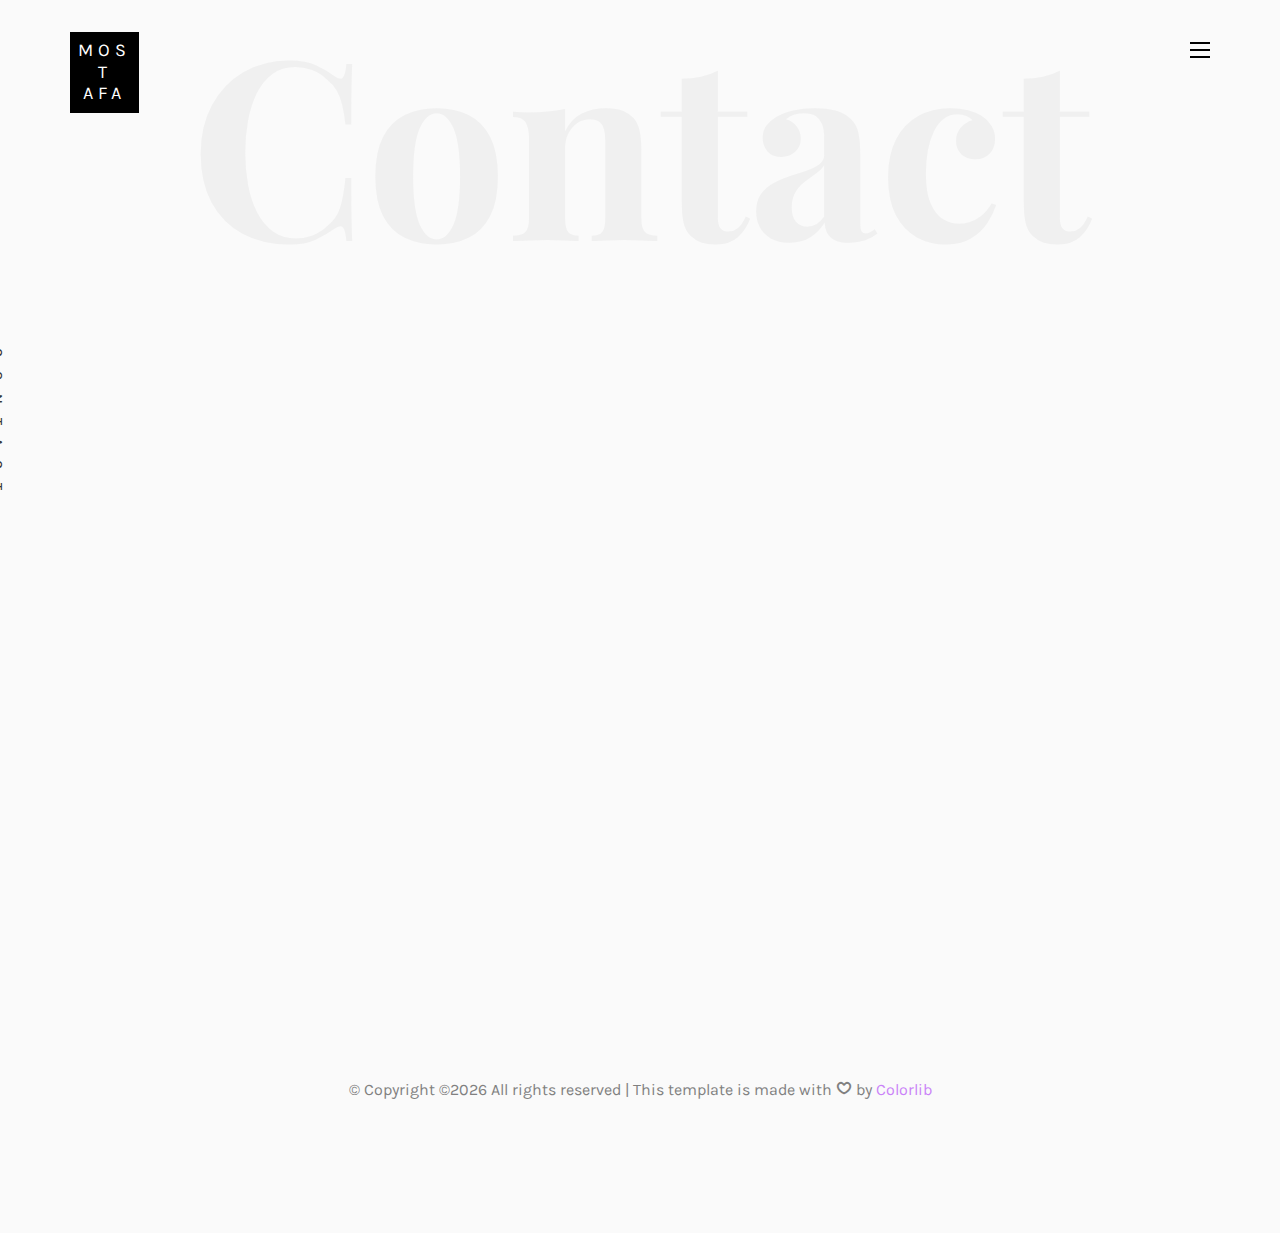
<file: contact.html>
<!DOCTYPE HTML>
<html lang="en">
<head>
    <meta charset="utf-8">
    <meta http-equiv="X-UA-Compatible" content="IE=edge">
    <title>Contact me</title>
    <meta name="viewport" content="width=device-width, initial-scale=1">
    <meta name="description" content=""/>
    <meta name="keywords" content=""/>
    <meta name="author" content=""/>

    <!-- Facebook and Twitter integration -->
    <meta property="og:title" content=""/>
    <meta property="og:image" content=""/>
    <meta property="og:url" content=""/>
    <meta property="og:site_name" content=""/>
    <meta property="og:description" content=""/>
    <meta name="twitter:title" content=""/>
    <meta name="twitter:image" content=""/>
    <meta name="twitter:url" content=""/>
    <meta name="twitter:card" content=""/>

    <!-- Place favicon.ico and apple-touch-icon.png in the root directory -->
    <link rel="shortcut icon" href="./images/favicon.png">

    <link href="https://fonts.googleapis.com/css?family=Karla:400,700" rel="stylesheet">
    <link href="https://fonts.googleapis.com/css?family=Playfair+Display:400,400i,700" rel="stylesheet">

    <!-- Animate.css -->
    <link rel="stylesheet" href="css/animate.css">
    <!-- Icomoon Icon Fonts-->
    <link rel="stylesheet" href="css/icomoon.css">
    <!-- Bootstrap  -->
    <link rel="stylesheet" href="css/bootstrap.css">
    <!-- Owl Carousel -->
    <link rel="stylesheet" href="css/owl.carousel.min.css">
    <link rel="stylesheet" href="css/owl.theme.default.min.css">
    <!-- Magnific Popup -->
    <link rel="stylesheet" href="css/magnific-popup.css">

    <link rel="stylesheet" href="css/style.css">


    <!-- Modernizr JS -->
    <script src="js/modernizr-2.6.2.min.js"></script>
    <!-- FOR IE9 below -->
    <!--[if lt IE 9]>
    <script src="js/respond.min.js"></script>
    <![endif]-->

</head>
<body>

<nav id="colorlib-main-nav" role="navigation">
    <a href="#" class="js-colorlib-nav-toggle colorlib-nav-toggle active"><i></i></a>
    <div class="js-fullheight colorlib-table">
        <div class="colorlib-table-cell js-fullheight">
            <!--<div class="row">-->
            <!--<div class="col-md-12">-->
            <!--<div class="form-group">-->
            <!--<input type="text" class="form-control" id="search" placeholder="Enter any key to search...">-->
            <!--<button type="submit" class="btn btn-primary"><i class="icon-search3"></i></button>-->
            <!--</div>-->
            <!--</div>-->
            <!--</div>-->
            <div class="row">
                <div class="col-md-12">
                    <ul>
                        <li class="active"><a href="index.html">Home</a></li>
                        <!--<li><a href="services.html">Services</a></li>-->
                        <!--<li><a href="work.html">Work</a></li>-->
                        <!--<li><a href="blog.html">Blog</a></li>-->
                        <li><a href="about.html">About</a></li>
                        <li><a href="contact.html">Contact</a></li>
                    </ul>
                </div>
            </div>
            <div class="row">
                <div class="col-md-12">
                    <h2 class="head-title">Works</h2>
                    <a href="https://github.com/Sasa94s/stock_market" class="gallery  text-center"
                       style="background-image: url(images/stockMarket.jpg);">
                        <span><i class="icon-github"></i></span>
                    </a>
                    <a href="https://github.com/CE-Mostafa/BMI" class="gallery  text-center"
                       style="background-image: url(images/ios-android.png);">
                        <span><i class="icon-github"></i></span>
                    </a>
                    <a href="https://github.com/CE-Mostafa/weight_on_planet_X"
                       class="gallery  text-center"
                       style="background-image: url(images/ios-android.png);">
                        <span><i class="icon-github"></i></span>
                    </a>
                    <!--<a href="images/work-4.jpg" class="gallery image-popup-link text-center" style="background-image: url(images/work-4.jpg);">-->
                    <!--<span><i class="icon-search3"></i></span>-->
                    <!--</a>-->
                </div>
            </div>
        </div>
    </div>
</nav>

<div id="colorlib-page">
    <header>
        <div class="container">
            <div class="row">
                <div class="col-md-12">
                    <div class="colorlib-navbar-brand">
                        <a class="colorlib-logo" href="index.html"><span>Mos</span><span>t</span><span>afa</span></a>
                    </div>
                    <a href="#" class="js-colorlib-nav-toggle colorlib-nav-toggle"><i></i></a>
                </div>
            </div>
        </div>
    </header>

    <div id="colorlib-contact">
        <div class="container">
            <div class="row text-center">
                <h2 class="bold">Contact</h2>
            </div>
            <div class="row">
                <div class="col-md-12 col-md-offset-0 text-center animate-box intro-heading">
                    <span>Contact</span>
                    <h2>Contact Me</h2>
                </div>
            </div>
            <div class="row">
                <div class="col-md-12">
                    <div class="rotate">
                        <h2 class="heading">Contact</h2>
                    </div>
                </div>
            </div>
            <div class="row">
                <div class="col-md-12 col-md-offset-0">
                    <div class="row">
                        <div class="col-md-4 animate-box">
                            <h3>My Address</h3>
                            <ul class="contact-info">
                                <li><span><i class="icon-map5"></i></span>Bitash Street, Agami, Alexandria, EG</li>
                                <li><span><i class="icon-phone4"></i></span><a href="tel:+201274009631">(+20) 127 400
                                    9631</a></li>
                                <li><span><i class="icon-envelope2"></i></span><a
                                        href="mailto: mostafa.a.abdelrazeq.ce@gmail.com">mostafa.a.abdelrazeq.ce@gmail.com</a>
                                </li>
                                <!--<li><span><i class="icon-globe3"></i></span><a href="#">www.yoursite.com</a></li>-->
                            </ul>
                        </div>
                        <div class="col-md-4 col-md-push-1 animate-box">
                            <div class="desc">
                                <h1>Social media</h1>
                                <p class="colorlib-social-icons">
                                    <a href="https://www.facebook.com/mostafa.a.abdelrazeq.ce"><img
                                            src="./images/iconfinder_83-facebook_4202110.png" alt="social_logo"
                                            class="social_logo"></a>
                                    <a href="https://twitter.com/Mostafa_A_CE"><img
                                            src="./images/iconfinder_24-twitter_tweet_4202000.png" alt="social_logo"
                                            class="social_logo"></a>
                                    <a href="https://www.linkedin.com/in/mostafa-a-abdelrazeq-ce/"><img
                                            src="./images/iconfinder_56-linkedin_4202085.png" alt="social_logo"
                                            class="social_logo"></a>
                                    <a href="https://github.com/CE-Mostafa"><img
                                            src="./images/iconfinder_71-github_4202098.png" alt="social_logo"
                                            class="social_logo"></a>
                                </p>
                            </div>
                            <!--<div class="row">-->
                            <!--<div class="col-md-12">-->
                            <!--<div class="form-group">-->
                            <!--<textarea name="" class="form-control" id="" cols="30" rows="7" placeholder="Message"></textarea>-->
                            <!--</div>-->
                            <!--</div>-->
                            <!--<div class="col-md-6">-->
                            <!--<div class="form-group">-->
                            <!--<input type="text" class="form-control" placeholder="Name">-->
                            <!--</div>-->
                            <!--</div>-->
                            <!--<div class="col-md-6">-->
                            <!--<div class="form-group">-->
                            <!--<input type="text" class="form-control" placeholder="Email">-->
                            <!--</div>-->
                            <!--</div>-->
                            <!--<div class="col-md-12">-->
                            <!--<div class="form-group">-->
                            <!--<input type="submit" value="Send Message" class="btn btn-primary">-->
                            <!--</div>-->
                        </div>
                        <div class="col-md-4 col-md-push-1 animate-box">
                            <div class="desc">
                                <h1>Qr Code</h1>
                                <p class="colorlib-social-icons">
                                    <img src="./images/qrcode.png" alt="qrcode" class="qrcode">
                                    <!--<a href="https://www.facebook.com/mostafa.a.abdelrazeq.ce"><img-->
                                    <!--src="./images/iconfinder_83-facebook_4202110.png" alt="social_logo"-->
                                    <!--class="social_logo"></a>-->
                                    <!--<a href="https://twitter.com/Mostafa_A_CE"><img-->
                                    <!--src="./images/iconfinder_24-twitter_tweet_4202000.png" alt="social_logo"-->
                                    <!--class="social_logo"></a>-->
                                    <!--<a href="https://www.linkedin.com/in/mostafa-a-abdelrazeq-ce/"><img-->
                                    <!--src="./images/iconfinder_56-linkedin_4202085.png" alt="social_logo"-->
                                    <!--class="social_logo"></a>-->
                                    <!--<a href="https://github.com/CE-Mostafa"><img-->
                                    <!--src="./images/iconfinder_71-github_4202098.png" alt="social_logo"-->
                                    <!--class="social_logo"></a>-->
                                </p>
                            </div>
                        </div>
                    </div>

                </div>

            </div>
        </div>
    </div>
</div>

<footer>
    <div id="footer">
        <div class="container">
            <!--<div class="row">-->
            <!--<div class="col-md-12 col-pb-sm">-->
            <!--<div class="row">-->
            <!--<div class="col-md-10">-->
            <!--<h2>Let's Talk</h2>-->
            <!--<p><a href="./contact.html" class="btn btn-primary btn-outline">Contact Me!</a></p>-->
            <!--<p><a href="mailto: abc@example.com">Send Email To Me</a></p>-->
            <!--<p>Or Call Me on:</p>-->
            <!--<p>tel: <a href="tel:+201274009631">(+20) 127 400 9631</a></p>-->
            <!--<p>Or Social Media</p>-->
            <!--<p class="colorlib-social-icons">-->
            <!--<a href="https://www.facebook.com/mostafa.a.abdelrazeq.ce"><i-->
            <!--class="icon-social-facebook"></i></a>-->
            <!--<a href="https://twitter.com/Mostafa_A_CE"><i class="icon-social-twitter"></i></a>-->
            <!--<a href="https://www.linkedin.com/in/mostafa-a-abdelrazeq-ce/"><i-->
            <!--class="icon-social-linkedin"></i></a>-->
            <!--<a href="https://github.com/CE-Mostafa"><i class="icon-social-github"></i></a>-->
            <!--</p>-->
            <!--</div>-->
            <!--</div>-->
            <!--</div>-->
            <!--</div>-->
            <div class="row">
                <div class="col-md-12 text-center">
                    <p>
                        &copy;
                        <!-- Link back to Colorlib can't be removed. Template is licensed under CC BY 3.0. -->
                        Copyright &copy;<script>document.write(new Date().getFullYear());</script>
                        All rights reserved | This template is made with <i class="icon-heart4"
                                                                            aria-hidden="true"></i> by <a
                            href="https://colorlib.com" target="_blank">Colorlib</a>
                        <!-- Link back to Colorlib can't be removed. Template is licensed under CC BY 3.0. -->
                    </p>
                </div>
            </div>
        </div>
    </div>
</footer>



<!-- jQuery -->
<script src="js/jquery.min.js"></script>
<!-- jQuery Easing -->
<script src="js/jquery.easing.1.3.js"></script>
<!-- Bootstrap -->
<script src="js/bootstrap.min.js"></script>
<!-- Waypoints -->
<script src="js/jquery.waypoints.min.js"></script>
<!-- Owl Carousel -->
<script src="js/owl.carousel.min.js"></script>
<!-- Magnific Popup -->
<script src="js/jquery.magnific-popup.min.js"></script>
<script src="js/magnific-popup-options.js"></script>

<!-- Main JS (Do not remove) -->
<script src="js/main.js"></script>

</body>
</html>
</file>
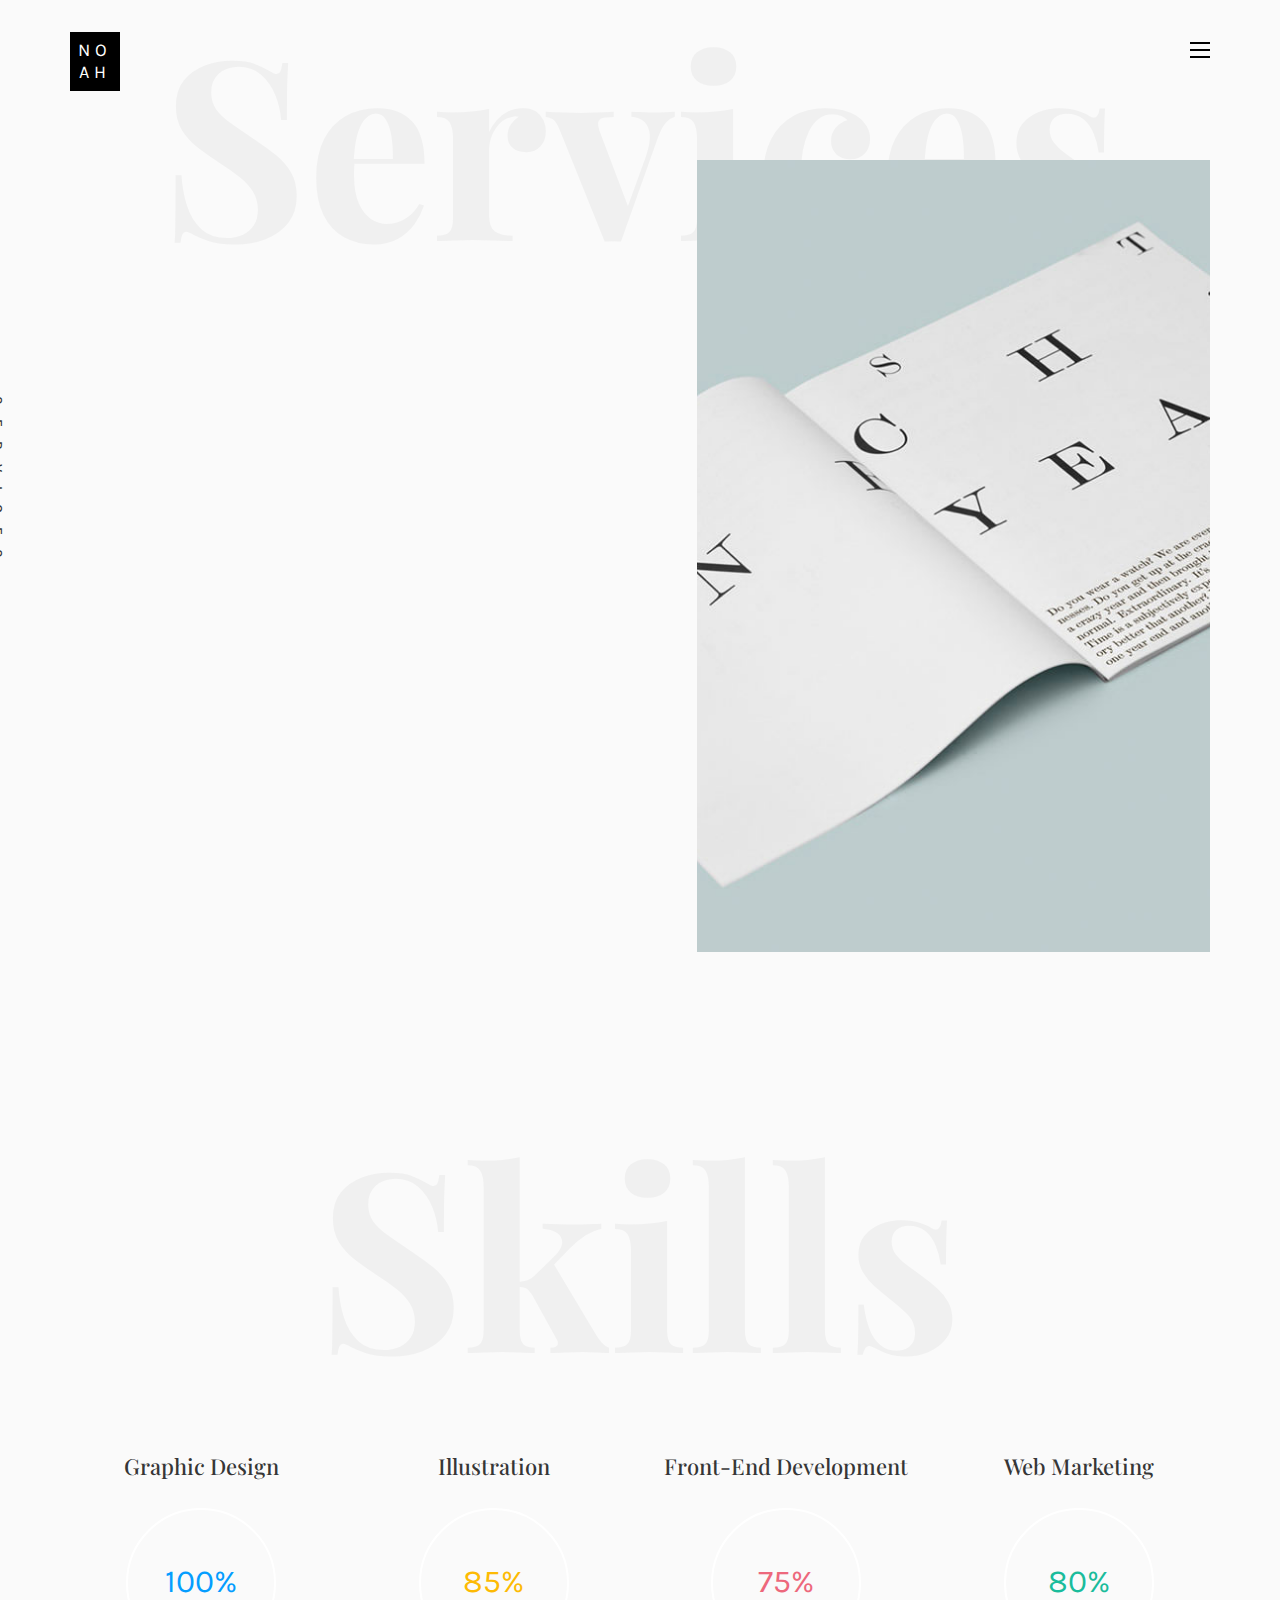
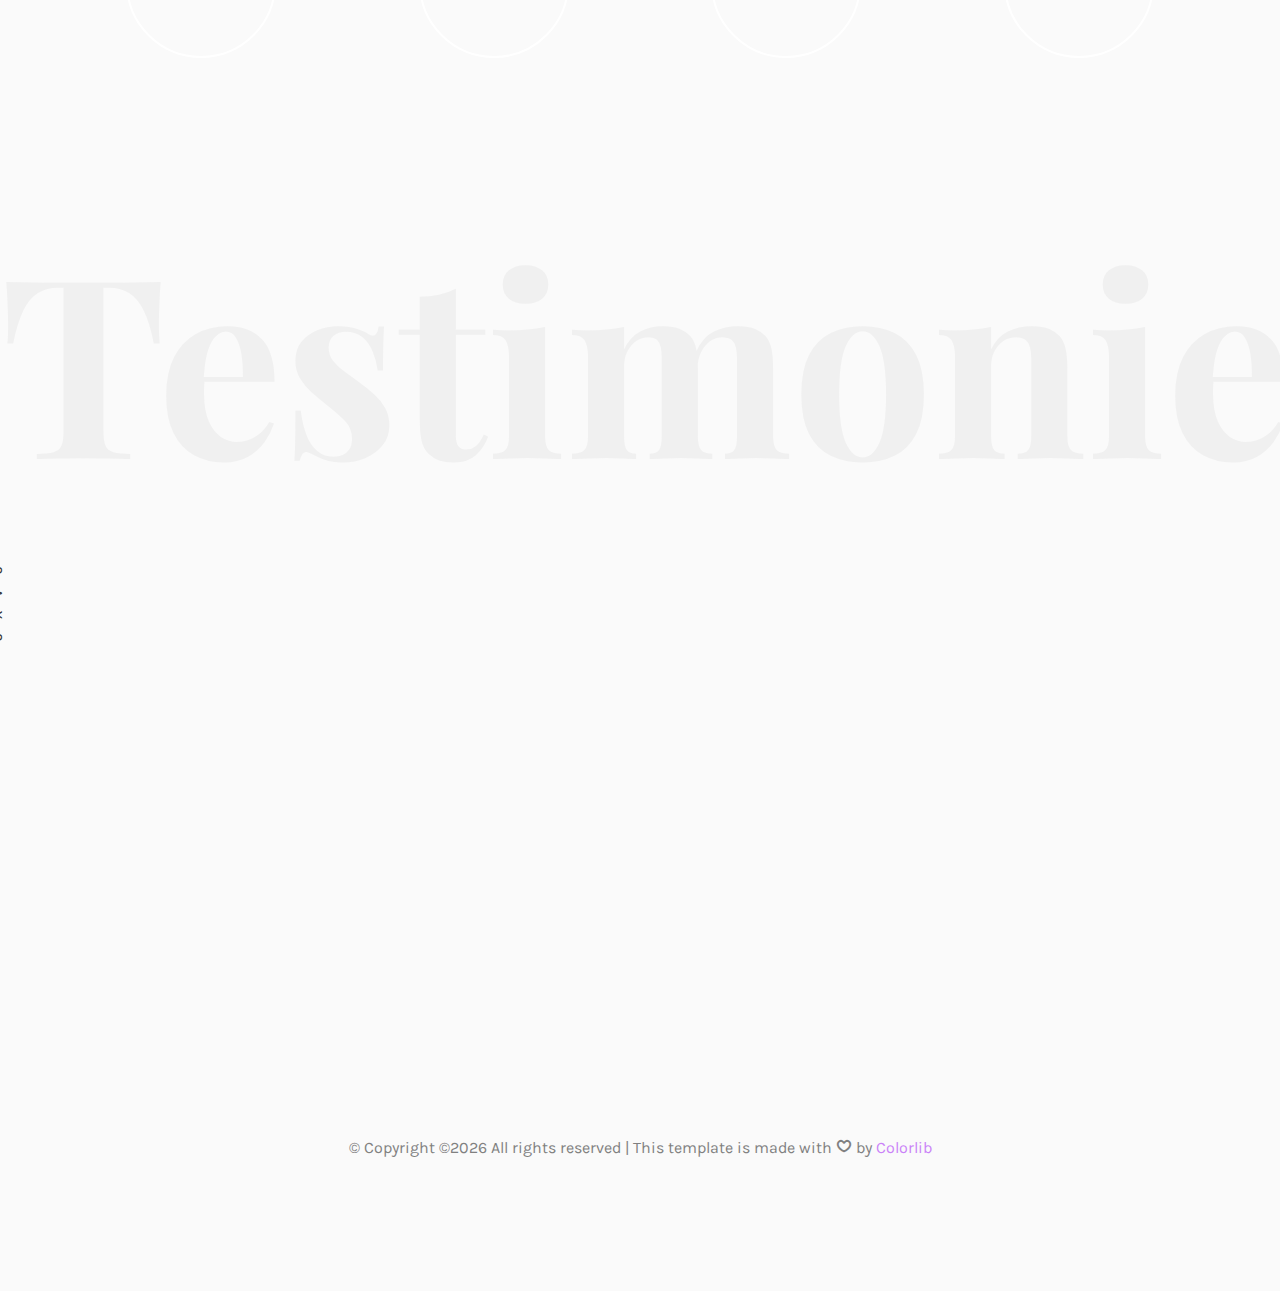
<file: services.html>
<!DOCTYPE HTML>
<html lang="en">
	<head>
	<meta charset="utf-8">
	<meta http-equiv="X-UA-Compatible" content="IE=edge">
	<title>Services</title>
	<meta name="viewport" content="width=device-width, initial-scale=1">
	<meta name="description" content="" />
	<meta name="keywords" content="" />
	<meta name="author" content="" />

  <!-- Facebook and Twitter integration -->
	<meta property="og:title" content=""/>
	<meta property="og:image" content=""/>
	<meta property="og:url" content=""/>
	<meta property="og:site_name" content=""/>
	<meta property="og:description" content=""/>
	<meta name="twitter:title" content="" />
	<meta name="twitter:image" content="" />
	<meta name="twitter:url" content="" />
	<meta name="twitter:card" content="" />

	<!-- Place favicon.ico and apple-touch-icon.png in the root directory -->
		<link rel="shortcut icon" href="./images/favicon.png">

	<link href="https://fonts.googleapis.com/css?family=Karla:400,700" rel="stylesheet">
	<link href="https://fonts.googleapis.com/css?family=Playfair+Display:400,400i,700" rel="stylesheet">
	
	<!-- Animate.css -->
	<link rel="stylesheet" href="css/animate.css">
	<!-- Icomoon Icon Fonts-->
	<link rel="stylesheet" href="css/icomoon.css">
	<!-- Bootstrap  -->
	<link rel="stylesheet" href="css/bootstrap.css">
	<!-- Owl Carousel -->
	<link rel="stylesheet" href="css/owl.carousel.min.css">
	<link rel="stylesheet" href="css/owl.theme.default.min.css">
	<!-- Magnific Popup -->
	<link rel="stylesheet" href="css/magnific-popup.css">

	<link rel="stylesheet" href="css/style.css">


	<!-- Modernizr JS -->
	<script src="js/modernizr-2.6.2.min.js"></script>
	<!-- FOR IE9 below -->
	<!--[if lt IE 9]>
	<script src="js/respond.min.js"></script>
	<![endif]-->

	</head>
	<body>

	<nav id="colorlib-main-nav" role="navigation">
		<a href="#" class="js-colorlib-nav-toggle colorlib-nav-toggle active"><i></i></a>
		<div class="js-fullheight colorlib-table">
			<div class="colorlib-table-cell js-fullheight">
				<!--<div class="row">-->
					<!--<div class="col-md-12">-->
						<!--<div class="form-group">-->
							<!--<input type="text" class="form-control" id="search" placeholder="Enter any key to search...">-->
							<!--<button type="submit" class="btn btn-primary"><i class="icon-search3"></i></button>-->
						<!--</div>-->
					<!--</div>-->
				<!--</div>-->
				<div class="row">
					<div class="col-md-12">
						<ul>
							<li class="active"><a href="index.html">Home</a></li>
							<li><a href="services.html">Services</a></li>
							<!--<li><a href="work.html">Work</a></li>-->
							<!--<li><a href="blog.html">Blog</a></li>-->
							<li><a href="about.html">About</a></li>
							<li><a href="contact.html">Contact</a></li>
						</ul>
					</div>
				</div>
				<div class="row">
					<div class="col-md-12">
						<h2 class="head-title">Works</h2>
						<a href="https://github.com/Sasa94s/stock_market" class="gallery image-popup-link text-center"
						   style="background-image: url(images/stockMarket.jpg);">
							<span><i class="icon-github"></i></span>
						</a>
						<a href="https://github.com/CE-Mostafa/BMI" class="gallery image-popup-link text-center"
						   style="background-image: url(images/ios-android.png);">
							<span><i class="icon-github"></i></span>
						</a>
						<a href="https://github.com/CE-Mostafa/weight_on_planet_X"
						   class="gallery image-popup-link text-center"
						   style="background-image: url(images/ios-android.png);">
							<span><i class="icon-github"></i></span>
						</a>
						<!--<a href="images/work-4.jpg" class="gallery image-popup-link text-center" style="background-image: url(images/work-4.jpg);">-->
						<!--<span><i class="icon-search3"></i></span>-->
						<!--</a>-->
					</div>
				</div>
			</div>
		</div>
	</nav>
	
	<div id="colorlib-page">
		<header>
			<div class="container">
				<div class="row">
					<div class="col-md-12">
						<div class="colorlib-navbar-brand">
							<a class="colorlib-logo" href="index.html"><span>No</span><span>ah</span></a>
						</div>
						<a href="#" class="js-colorlib-nav-toggle colorlib-nav-toggle"><i></i></a>
					</div>
				</div>
			</div>
		</header>
		<div id="colorlib-services">
			<div class="container">
				<div class="row text-center">
					<h2 class="bold">Services</h2>
				</div>
				<div class="row">
					<div class="col-md-12">
						<div class="services-flex">
							<div class="one-third">
								<div class="row">
									<div class="col-md-12 col-md-offset-0 animate-box intro-heading">
										<span>My Services</span>
										<h2>Here Are Some of My Skills</h2>
									</div>
								</div>
								<div class="row">
									<div class="col-md-12">
										<div class="rotate">
											<h2 class="heading">Services</h2>
										</div>
									</div>
									<div class="col-md-6">
										<div class="services animate-box">
											<h3>1 - Graphic Design</h3>
											<ul>
												<li>UI Design</li>
												<li>Website &amp; Digital Design</li>
												<li>Brading &amp; Visual Identity</li>
												<li>Print Design</li>
											</ul>
										</div>
										<div class="services animate-box">
											<h3>3 - Front End Development</h3>
											<ul>
												<li>HTML / CSS</li>
												<li>JS &amp; Jquery Startup</li>
												<li>WordPress</li>
												<li>Jomla</li>
											</ul>
										</div>
									</div>
									<div class="col-md-6">
										<div class="services animate-box">
											<h3>2 - Illustration</h3>
											<ul>
												<li>Editorial</li>
												<li>Narrative</li>
												<li>Motion Graphics</li>
												<li>Animation</li>
												<li>Visual Effects</li>
											</ul>
										</div>
										<div class="services animate-box">
											<h3>4 - Web Marketing</h3>
											<ul>
												<li>Sales Marketing</li>
												<li>Invoice</li>
												<li>eCommerce</li>
											</ul>
										</div>
									</div>
								</div>
							</div>
							<div class="one-forth services-img" style="background-image: url(images/services-img.jpg);">
							</div>
						</div>
					</div>
				</div>
			</div>
		</div>

		<div id="colorlib-progress">
			<div class="container">
				<div class="row text-center">
					<h2 class="bold">Skills</h2>
				</div>
				<div class="row">
					<div class="col-md-12 col-md-offset-0 text-center animate-box intro-heading">
						<span>Skills</span>
						<h2>My Skills</h2>
					</div>
				</div>
				<div class="row">
			      <div class="col-md-3 col-sm-6 text-center">
			      	<h2 class="progress-head">Graphic Design</h2>
		            <div class="progress blue">
		                <span class="progress-left">
		                    <span class="progress-bar"></span>
		                </span>
		                <span class="progress-right">
		                    <span class="progress-bar"></span>
		                </span>
		                <div class="progress-value">100%</div>
		            </div>
		         </div>
			 
		         <div class="col-md-3 col-sm-6 text-center">
		         	<h2 class="progress-head">Illustration</h2>
		            <div class="progress yellow">
		                <span class="progress-left">
		                    <span class="progress-bar"></span>
		                </span>
		                <span class="progress-right">
		                    <span class="progress-bar"></span>
		                </span>
		                <div class="progress-value">85%</div>
		            </div>
		         </div>

		         <div class="col-md-3 col-sm-6 text-center">
		         	<h2 class="progress-head">Front-End Development</h2>
		            <div class="progress pink">
		                <span class="progress-left">
		                    <span class="progress-bar"></span>
		                </span>
		                <span class="progress-right">
		                    <span class="progress-bar"></span>
		                </span>
		                <div class="progress-value">75%</div>
		            </div>
		         </div>

		         <div class="col-md-3 col-sm-6 text-center">
		         	<h2 class="progress-head">Web Marketing</h2>
		            <div class="progress green">
		                <span class="progress-left">
		                    <span class="progress-bar"></span>
		                </span>
		                <span class="progress-right">
		                    <span class="progress-bar"></span>
		                </span>
		                <div class="progress-value">80%</div>
		            </div>
		         </div>
			   </div>
			</div>
		</div>

		<div id="colorlib-testimony">
			<div class="container">
				<div class="row text-center">
					<h2 class="bold">Testimonies</h2>
				</div>
				<div class="row">
					<div class="col-md-12 col-md-offset-0 text-center animate-box intro-heading">
						<span>Testimonies</span>
						<h2>Clients Says</h2>
					</div>
				</div>
				<div class="row">
					<div class="col-md-12">
						<div class="rotate">
							<h2 class="heading">Says</h2>
						</div>
					</div>
				</div>
				<div class="row animate-box">
					<div class="owl-carousel">
						<div class="item">
							<div class="col-md-12 text-center">
								<div class="testimony">
									<blockquote>
										<p>"A small river named Duden flows by their place and supplies it with the necessary regelialia.</p>
										<span>" &mdash; George Brooks</span>
									</blockquote>
								</div>
							</div>
						</div>
						<div class="item">
							<div class="col-md-12 text-center">
								<div class="testimony">
									<blockquote>
										<p>"Even the all-powerful Pointing has no control about the blind texts it is an almost unorthographic life One day however a small line of blind text by the name of Lorem Ipsum decided to leave for the far World of Grammar.</p>
										<span>" &mdash; Daniel Foster</span>
									</blockquote>
								</div>
							</div>
						</div>
						<div class="item">
							<div class="col-md-12 text-center">
								<div class="testimony">
									<blockquote>
										<p>"When she reached the first hills of the Italic Mountains, she had a last view back on the skyline of her hometown Bookmarksgrove</p>
										<span>" &mdash; Liam Jenkins</span>
									</blockquote>
								</div>
							</div>
						</div>
					</div>
				</div>
			</div>
		</div>

		<footer>
			<div id="footer">
				<div class="container">
					<!--<div class="row">-->
					<!--<div class="col-md-12 col-pb-sm">-->
					<!--<div class="row">-->
					<!--<div class="col-md-10">-->
					<!--<h2>Let's Talk</h2>-->
					<!--<p><a href="./contact.html" class="btn btn-primary btn-outline">Contact Me!</a></p>-->
					<!--<p><a href="mailto: abc@example.com">Send Email To Me</a></p>-->
					<!--<p>Or Call Me on:</p>-->
					<!--<p>tel: <a href="tel:+201274009631">(+20) 127 400 9631</a></p>-->
					<!--<p>Or Social Media</p>-->
					<!--<p class="colorlib-social-icons">-->
					<!--<a href="https://www.facebook.com/mostafa.a.abdelrazeq.ce"><i-->
					<!--class="icon-social-facebook"></i></a>-->
					<!--<a href="https://twitter.com/Mostafa_A_CE"><i class="icon-social-twitter"></i></a>-->
					<!--<a href="https://www.linkedin.com/in/mostafa-a-abdelrazeq-ce/"><i-->
					<!--class="icon-social-linkedin"></i></a>-->
					<!--<a href="https://github.com/CE-Mostafa"><i class="icon-social-github"></i></a>-->
					<!--</p>-->
					<!--</div>-->
					<!--</div>-->
					<!--</div>-->
					<!--</div>-->
					<div class="row">
						<div class="col-md-12 text-center">
							<p>
								&copy;
								<!-- Link back to Colorlib can't be removed. Template is licensed under CC BY 3.0. -->
								Copyright &copy;<script>document.write(new Date().getFullYear());</script>
								All rights reserved | This template is made with <i class="icon-heart4"
																					aria-hidden="true"></i> by <a
									href="https://colorlib.com" target="_blank">Colorlib</a>
								<!-- Link back to Colorlib can't be removed. Template is licensed under CC BY 3.0. -->
							</p>
						</div>
					</div>
				</div>
			</div>
		</footer>
	
	</div>

	<!-- jQuery -->
	<script src="js/jquery.min.js"></script>
	<!-- jQuery Easing -->
	<script src="js/jquery.easing.1.3.js"></script>
	<!-- Bootstrap -->
	<script src="js/bootstrap.min.js"></script>
	<!-- Waypoints -->
	<script src="js/jquery.waypoints.min.js"></script>
	<!-- Owl Carousel -->
	<script src="js/owl.carousel.min.js"></script>
	<!-- Magnific Popup -->
	<script src="js/jquery.magnific-popup.min.js"></script>
	<script src="js/magnific-popup-options.js"></script>

	<!-- Main JS (Do not remove) -->
	<script src="js/main.js"></script>

	</body>
</html>
</file>
<file: css/icomoon.css>
@font-face {
  font-family: 'icomoon';
  src:  url('fonts/icomoon.eot?tmere9');
  src:  url('fonts/icomoon.eot?tmere9#iefix') format('embedded-opentype'),
    url('fonts/icomoon.ttf?tmere9') format('truetype'),
    url('fonts/icomoon.woff?tmere9') format('woff'),
    url('fonts/icomoon.svg?tmere9#icomoon') format('svg');
  font-weight: normal;
  font-style: normal;
}

[class^="icon-"], [class*=" icon-"] {
  /* use !important to prevent issues with browser extensions that change fonts */
  font-family: 'icomoon' !important;
  speak: none;
  font-style: normal;
  font-weight: normal;
  font-variant: normal;
  text-transform: none;
  line-height: 1;

  /* Better Font Rendering =========== */
  -webkit-font-smoothing: antialiased;
  -moz-osx-font-smoothing: grayscale;
}

.icon-activity:before {
  content: "\e900";
}
.icon-airplay:before {
  content: "\e901";
}
.icon-alert-circle:before {
  content: "\e902";
}
.icon-alert-octagon:before {
  content: "\e903";
}
.icon-alert-triangle:before {
  content: "\e904";
}
.icon-align-center:before {
  content: "\e905";
}
.icon-align-justify:before {
  content: "\e906";
}
.icon-align-left:before {
  content: "\e907";
}
.icon-align-right:before {
  content: "\e908";
}
.icon-anchor:before {
  content: "\e909";
}
.icon-aperture:before {
  content: "\e90a";
}
.icon-arrow-down3:before {
  content: "\e90b";
}
.icon-arrow-down-circle:before {
  content: "\e90c";
}
.icon-arrow-down-left3:before {
  content: "\e90d";
}
.icon-arrow-down-right3:before {
  content: "\e90e";
}
.icon-arrow-left3:before {
  content: "\e90f";
}
.icon-arrow-left-circle:before {
  content: "\e910";
}
.icon-arrow-right3:before {
  content: "\e911";
}
.icon-arrow-right-circle:before {
  content: "\e912";
}
.icon-arrow-up3:before {
  content: "\e913";
}
.icon-arrow-up-circle:before {
  content: "\e914";
}
.icon-arrow-up-left3:before {
  content: "\e915";
}
.icon-arrow-up-right3:before {
  content: "\e916";
}
.icon-at-sign:before {
  content: "\e917";
}
.icon-award:before {
  content: "\e918";
}
.icon-bar-chart:before {
  content: "\e919";
}
.icon-bar-chart-2:before {
  content: "\e91a";
}
.icon-battery:before {
  content: "\e91b";
}
.icon-battery-charging:before {
  content: "\e91c";
}
.icon-bell2:before {
  content: "\e91d";
}
.icon-bell-off:before {
  content: "\e91e";
}
.icon-bluetooth:before {
  content: "\e91f";
}
.icon-bold2:before {
  content: "\e920";
}
.icon-book2:before {
  content: "\e921";
}
.icon-book-open:before {
  content: "\e922";
}
.icon-bookmark2:before {
  content: "\e923";
}
.icon-box:before {
  content: "\e924";
}
.icon-briefcase2:before {
  content: "\e925";
}
.icon-calendar2:before {
  content: "\e926";
}
.icon-camera2:before {
  content: "\e927";
}
.icon-camera-off:before {
  content: "\e928";
}
.icon-cast:before {
  content: "\e929";
}
.icon-check:before {
  content: "\e92a";
}
.icon-check-circle:before {
  content: "\e92b";
}
.icon-check-square:before {
  content: "\e92c";
}
.icon-chevron-down:before {
  content: "\e92d";
}
.icon-chevron-left:before {
  content: "\e92e";
}
.icon-chevron-right:before {
  content: "\e92f";
}
.icon-chevron-up:before {
  content: "\e930";
}
.icon-chevrons-down:before {
  content: "\e931";
}
.icon-chevrons-left:before {
  content: "\e932";
}
.icon-chevrons-right:before {
  content: "\e933";
}
.icon-chevrons-up:before {
  content: "\e934";
}
.icon-chrome2:before {
  content: "\e935";
}
.icon-circle:before {
  content: "\e936";
}
.icon-clipboard2:before {
  content: "\e937";
}
.icon-clock3:before {
  content: "\e938";
}
.icon-cloud2:before {
  content: "\e939";
}
.icon-cloud-drizzle:before {
  content: "\e93a";
}
.icon-cloud-lightning:before {
  content: "\e93b";
}
.icon-cloud-off:before {
  content: "\e93c";
}
.icon-cloud-rain:before {
  content: "\e93d";
}
.icon-cloud-snow:before {
  content: "\e93e";
}
.icon-code:before {
  content: "\e93f";
}
.icon-codepen2:before {
  content: "\e940";
}
.icon-command2:before {
  content: "\e941";
}
.icon-compass3:before {
  content: "\e942";
}
.icon-copy2:before {
  content: "\e943";
}
.icon-corner-down-left:before {
  content: "\e944";
}
.icon-corner-down-right:before {
  content: "\e945";
}
.icon-corner-left-down:before {
  content: "\e946";
}
.icon-corner-left-up:before {
  content: "\e947";
}
.icon-corner-right-down:before {
  content: "\e948";
}
.icon-corner-right-up:before {
  content: "\e949";
}
.icon-corner-up-left:before {
  content: "\e94a";
}
.icon-corner-up-right:before {
  content: "\e94b";
}
.icon-cpu:before {
  content: "\e94c";
}
.icon-credit-card2:before {
  content: "\e94d";
}
.icon-crop2:before {
  content: "\e94e";
}
.icon-crosshair:before {
  content: "\e94f";
}
.icon-database2:before {
  content: "\e950";
}
.icon-delete:before {
  content: "\e951";
}
.icon-disc:before {
  content: "\e952";
}
.icon-dollar-sign:before {
  content: "\e953";
}
.icon-download4:before {
  content: "\e954";
}
.icon-download-cloud:before {
  content: "\e955";
}
.icon-droplet2:before {
  content: "\e956";
}
.icon-edit:before {
  content: "\e957";
}
.icon-edit-2:before {
  content: "\e958";
}
.icon-edit-3:before {
  content: "\e959";
}
.icon-external-link:before {
  content: "\e95a";
}
.icon-eye2:before {
  content: "\e95b";
}
.icon-eye-off:before {
  content: "\e95c";
}
.icon-facebook3:before {
  content: "\e95d";
}
.icon-fast-forward:before {
  content: "\e95e";
}
.icon-feather:before {
  content: "\e95f";
}
.icon-file:before {
  content: "\e960";
}
.icon-file-minus:before {
  content: "\e961";
}
.icon-file-plus:before {
  content: "\e962";
}
.icon-file-text3:before {
  content: "\e963";
}
.icon-film2:before {
  content: "\e964";
}
.icon-filter2:before {
  content: "\e965";
}
.icon-flag2:before {
  content: "\e966";
}
.icon-folder2:before {
  content: "\e967";
}
.icon-folder-minus2:before {
  content: "\e968";
}
.icon-folder-plus2:before {
  content: "\e969";
}
.icon-git-branch:before {
  content: "\e96a";
}
.icon-git-commit:before {
  content: "\e96b";
}
.icon-git-merge:before {
  content: "\e96c";
}
.icon-git-pull-request:before {
  content: "\e96d";
}
.icon-github2:before {
  content: "\e96e";
}
.icon-gitlab:before {
  content: "\e96f";
}
.icon-globe:before {
  content: "\e970";
}
.icon-grid:before {
  content: "\e971";
}
.icon-hard-drive:before {
  content: "\e972";
}
.icon-hash:before {
  content: "\e973";
}
.icon-headphones2:before {
  content: "\e974";
}
.icon-heart2:before {
  content: "\e975";
}
.icon-help-circle:before {
  content: "\e976";
}
.icon-home4:before {
  content: "\e977";
}
.icon-image2:before {
  content: "\e978";
}
.icon-inbox:before {
  content: "\e979";
}
.icon-info2:before {
  content: "\e97a";
}
.icon-instagram2:before {
  content: "\e97b";
}
.icon-italic2:before {
  content: "\e97c";
}
.icon-layers:before {
  content: "\e97d";
}
.icon-layout:before {
  content: "\e97e";
}
.icon-life-buoy:before {
  content: "\e97f";
}
.icon-link2:before {
  content: "\e980";
}
.icon-link-2:before {
  content: "\e981";
}
.icon-linkedin3:before {
  content: "\e982";
}
.icon-list3:before {
  content: "\e983";
}
.icon-loader:before {
  content: "\e984";
}
.icon-lock2:before {
  content: "\e985";
}
.icon-log-in:before {
  content: "\e986";
}
.icon-log-out:before {
  content: "\e987";
}
.icon-mail5:before {
  content: "\e988";
}
.icon-map3:before {
  content: "\e989";
}
.icon-map-pin:before {
  content: "\e98a";
}
.icon-maximize:before {
  content: "\e98b";
}
.icon-maximize-2:before {
  content: "\e98c";
}
.icon-menu5:before {
  content: "\e98d";
}
.icon-message-circle:before {
  content: "\e98e";
}
.icon-message-square:before {
  content: "\e98f";
}
.icon-mic2:before {
  content: "\e990";
}
.icon-mic-off:before {
  content: "\e991";
}
.icon-minimize:before {
  content: "\e992";
}
.icon-minimize-2:before {
  content: "\e993";
}
.icon-minus2:before {
  content: "\e994";
}
.icon-minus-circle:before {
  content: "\e995";
}
.icon-minus-square:before {
  content: "\e996";
}
.icon-monitor:before {
  content: "\e997";
}
.icon-moon:before {
  content: "\e998";
}
.icon-more-horizontal:before {
  content: "\e999";
}
.icon-more-vertical:before {
  content: "\e99a";
}
.icon-move:before {
  content: "\e99b";
}
.icon-music2:before {
  content: "\e99c";
}
.icon-navigation:before {
  content: "\e99d";
}
.icon-navigation-2:before {
  content: "\e99e";
}
.icon-octagon:before {
  content: "\e99f";
}
.icon-package:before {
  content: "\e9a0";
}
.icon-paperclip:before {
  content: "\e9a1";
}
.icon-pause3:before {
  content: "\e9a2";
}
.icon-pause-circle:before {
  content: "\e9a3";
}
.icon-percent:before {
  content: "\e9a4";
}
.icon-phone2:before {
  content: "\e9a5";
}
.icon-phone-call:before {
  content: "\e9a6";
}
.icon-phone-forwarded:before {
  content: "\e9a7";
}
.icon-phone-incoming:before {
  content: "\e9a8";
}
.icon-phone-missed:before {
  content: "\e9a9";
}
.icon-phone-off:before {
  content: "\e9aa";
}
.icon-phone-outgoing:before {
  content: "\e9ab";
}
.icon-pie-chart2:before {
  content: "\e9ac";
}
.icon-play4:before {
  content: "\e9ad";
}
.icon-play-circle:before {
  content: "\e9ae";
}
.icon-plus2:before {
  content: "\e9af";
}
.icon-plus-circle:before {
  content: "\e9b0";
}
.icon-plus-square:before {
  content: "\e9b1";
}
.icon-pocket:before {
  content: "\e9b2";
}
.icon-power2:before {
  content: "\e9b3";
}
.icon-printer2:before {
  content: "\e9b4";
}
.icon-radio:before {
  content: "\e9b5";
}
.icon-refresh-ccw:before {
  content: "\e9b6";
}
.icon-refresh-cw:before {
  content: "\e9b7";
}
.icon-repeat:before {
  content: "\e9b8";
}
.icon-rewind:before {
  content: "\e9b9";
}
.icon-rotate-ccw:before {
  content: "\e9ba";
}
.icon-rotate-cw:before {
  content: "\e9bb";
}
.icon-rss3:before {
  content: "\e9bc";
}
.icon-save:before {
  content: "\e9bd";
}
.icon-scissors2:before {
  content: "\e9be";
}
.icon-search2:before {
  content: "\e9bf";
}
.icon-send:before {
  content: "\e9c0";
}
.icon-server:before {
  content: "\e9c1";
}
.icon-settings:before {
  content: "\e9c2";
}
.icon-share3:before {
  content: "\e9c3";
}
.icon-share-2:before {
  content: "\e9c4";
}
.icon-shield2:before {
  content: "\e9c5";
}
.icon-shield-off:before {
  content: "\e9c6";
}
.icon-shopping-bag:before {
  content: "\e9c7";
}
.icon-shopping-cart:before {
  content: "\e9c8";
}
.icon-shuffle2:before {
  content: "\e9c9";
}
.icon-sidebar:before {
  content: "\e9ca";
}
.icon-skip-back:before {
  content: "\e9cb";
}
.icon-skip-forward:before {
  content: "\e9cc";
}
.icon-slack:before {
  content: "\e9cd";
}
.icon-slash:before {
  content: "\e9ce";
}
.icon-sliders:before {
  content: "\e9cf";
}
.icon-smartphone:before {
  content: "\e9d0";
}
.icon-speaker:before {
  content: "\e9d1";
}
.icon-square:before {
  content: "\e9d2";
}
.icon-star:before {
  content: "\e9d3";
}
.icon-stop-circle:before {
  content: "\e9d4";
}
.icon-sun2:before {
  content: "\e9d5";
}
.icon-sunrise:before {
  content: "\e9d6";
}
.icon-sunset:before {
  content: "\e9d7";
}
.icon-tablet2:before {
  content: "\e9d8";
}
.icon-tag:before {
  content: "\e9d9";
}
.icon-target2:before {
  content: "\e9da";
}
.icon-terminal2:before {
  content: "\e9db";
}
.icon-thermometer:before {
  content: "\e9dc";
}
.icon-thumbs-down:before {
  content: "\e9dd";
}
.icon-thumbs-up:before {
  content: "\e9de";
}
.icon-toggle-left:before {
  content: "\e9df";
}
.icon-toggle-right:before {
  content: "\e9e0";
}
.icon-trash:before {
  content: "\e9e1";
}
.icon-trash-2:before {
  content: "\e9e2";
}
.icon-trending-down:before {
  content: "\e9e3";
}
.icon-trending-up:before {
  content: "\e9e4";
}
.icon-triangle:before {
  content: "\e9e5";
}
.icon-truck2:before {
  content: "\e9e6";
}
.icon-tv2:before {
  content: "\e9e7";
}
.icon-twitter2:before {
  content: "\e9e8";
}
.icon-type:before {
  content: "\e9e9";
}
.icon-umbrella:before {
  content: "\e9ea";
}
.icon-underline2:before {
  content: "\e9eb";
}
.icon-unlock:before {
  content: "\e9ec";
}
.icon-upload4:before {
  content: "\e9ed";
}
.icon-upload-cloud:before {
  content: "\e9ee";
}
.icon-user2:before {
  content: "\e9ef";
}
.icon-user-check2:before {
  content: "\e9f0";
}
.icon-user-minus2:before {
  content: "\e9f1";
}
.icon-user-plus2:before {
  content: "\e9f2";
}
.icon-user-x:before {
  content: "\e9f3";
}
.icon-users2:before {
  content: "\e9f4";
}
.icon-video:before {
  content: "\e9f5";
}
.icon-video-off:before {
  content: "\e9f6";
}
.icon-voicemail:before {
  content: "\e9f7";
}
.icon-volume:before {
  content: "\e9f8";
}
.icon-volume-1:before {
  content: "\e9f9";
}
.icon-volume-2:before {
  content: "\e9fa";
}
.icon-volume-x:before {
  content: "\e9fb";
}
.icon-watch:before {
  content: "\e9fc";
}
.icon-wifi:before {
  content: "\e9fd";
}
.icon-wifi-off:before {
  content: "\e9fe";
}
.icon-wind:before {
  content: "\e9ff";
}
.icon-x:before {
  content: "\ea00";
}
.icon-x-circle:before {
  content: "\ea01";
}
.icon-x-square:before {
  content: "\ea02";
}
.icon-zap:before {
  content: "\ea03";
}
.icon-zap-off:before {
  content: "\ea04";
}
.icon-zoom-in2:before {
  content: "\ea05";
}
.icon-zoom-out2:before {
  content: "\ea06";
}
.icon-times:before {
  content: "\ea07";
}
.icon-tick:before {
  content: "\ea08";
}
.icon-plus3:before {
  content: "\ea09";
}
.icon-minus3:before {
  content: "\ea0a";
}
.icon-equals:before {
  content: "\ea0b";
}
.icon-divide:before {
  content: "\ea0c";
}
.icon-chevron-right2:before {
  content: "\ea0d";
}
.icon-chevron-left2:before {
  content: "\ea0e";
}
.icon-arrow-right-thick:before {
  content: "\ea0f";
}
.icon-arrow-left-thick:before {
  content: "\ea10";
}
.icon-th-small:before {
  content: "\ea11";
}
.icon-th-menu:before {
  content: "\ea12";
}
.icon-th-list:before {
  content: "\ea13";
}
.icon-th-large:before {
  content: "\ea14";
}
.icon-home5:before {
  content: "\ea15";
}
.icon-arrow-forward:before {
  content: "\ea16";
}
.icon-arrow-back:before {
  content: "\ea17";
}
.icon-rss4:before {
  content: "\ea18";
}
.icon-location3:before {
  content: "\ea19";
}
.icon-link3:before {
  content: "\ea1a";
}
.icon-image3:before {
  content: "\ea1b";
}
.icon-arrow-up-thick:before {
  content: "\ea1c";
}
.icon-arrow-down-thick:before {
  content: "\ea1d";
}
.icon-starburst:before {
  content: "\ea1e";
}
.icon-starburst-outline:before {
  content: "\ea1f";
}
.icon-star2:before {
  content: "\ea20";
}
.icon-flow-children:before {
  content: "\ea21";
}
.icon-export:before {
  content: "\ea22";
}
.icon-delete2:before {
  content: "\ea23";
}
.icon-delete-outline:before {
  content: "\ea24";
}
.icon-cloud-storage:before {
  content: "\ea25";
}
.icon-wi-fi:before {
  content: "\ea26";
}
.icon-heart3:before {
  content: "\ea27";
}
.icon-flash:before {
  content: "\ea28";
}
.icon-cancel:before {
  content: "\ea29";
}
.icon-backspace:before {
  content: "\ea2a";
}
.icon-attachment2:before {
  content: "\ea2b";
}
.icon-arrow-move:before {
  content: "\ea2c";
}
.icon-warning2:before {
  content: "\ea2d";
}
.icon-user3:before {
  content: "\ea2e";
}
.icon-radar:before {
  content: "\ea2f";
}
.icon-lock-open:before {
  content: "\ea30";
}
.icon-lock-closed:before {
  content: "\ea31";
}
.icon-location-arrow:before {
  content: "\ea32";
}
.icon-info3:before {
  content: "\ea33";
}
.icon-user-delete:before {
  content: "\ea34";
}
.icon-user-add:before {
  content: "\ea35";
}
.icon-media-pause:before {
  content: "\ea36";
}
.icon-group:before {
  content: "\ea37";
}
.icon-chart-pie:before {
  content: "\ea38";
}
.icon-chart-line:before {
  content: "\ea39";
}
.icon-chart-bar:before {
  content: "\ea3a";
}
.icon-chart-area:before {
  content: "\ea3b";
}
.icon-video2:before {
  content: "\ea3c";
}
.icon-point-of-interest:before {
  content: "\ea3d";
}
.icon-infinity:before {
  content: "\ea3e";
}
.icon-globe2:before {
  content: "\ea3f";
}
.icon-eye3:before {
  content: "\ea40";
}
.icon-cog2:before {
  content: "\ea41";
}
.icon-camera3:before {
  content: "\ea42";
}
.icon-upload5:before {
  content: "\ea43";
}
.icon-scissors3:before {
  content: "\ea44";
}
.icon-refresh:before {
  content: "\ea45";
}
.icon-pin:before {
  content: "\ea46";
}
.icon-key3:before {
  content: "\ea47";
}
.icon-info-large:before {
  content: "\ea48";
}
.icon-eject2:before {
  content: "\ea49";
}
.icon-download5:before {
  content: "\ea4a";
}
.icon-zoom:before {
  content: "\ea4b";
}
.icon-zoom-out3:before {
  content: "\ea4c";
}
.icon-zoom-in3:before {
  content: "\ea4d";
}
.icon-sort-numerically:before {
  content: "\ea4e";
}
.icon-sort-alphabetically:before {
  content: "\ea4f";
}
.icon-input-checked:before {
  content: "\ea50";
}
.icon-calender:before {
  content: "\ea51";
}
.icon-world:before {
  content: "\ea52";
}
.icon-notes:before {
  content: "\ea53";
}
.icon-code2:before {
  content: "\ea54";
}
.icon-arrow-sync:before {
  content: "\ea55";
}
.icon-arrow-shuffle:before {
  content: "\ea56";
}
.icon-arrow-repeat:before {
  content: "\ea57";
}
.icon-arrow-minimise:before {
  content: "\ea58";
}
.icon-arrow-maximise:before {
  content: "\ea59";
}
.icon-arrow-loop:before {
  content: "\ea5a";
}
.icon-anchor2:before {
  content: "\ea5b";
}
.icon-spanner:before {
  content: "\ea5c";
}
.icon-puzzle:before {
  content: "\ea5d";
}
.icon-power3:before {
  content: "\ea5e";
}
.icon-plane:before {
  content: "\ea5f";
}
.icon-pi:before {
  content: "\ea60";
}
.icon-phone3:before {
  content: "\ea61";
}
.icon-microphone:before {
  content: "\ea62";
}
.icon-media-rewind:before {
  content: "\ea63";
}
.icon-flag3:before {
  content: "\ea64";
}
.icon-adjust-brightness:before {
  content: "\ea65";
}
.icon-waves:before {
  content: "\ea66";
}
.icon-social-twitter:before {
  content: "\ea67";
}
.icon-social-facebook:before {
  content: "\ea68";
}
.icon-social-dribbble:before {
  content: "\ea69";
}
.icon-media-stop:before {
  content: "\ea6a";
}
.icon-media-record:before {
  content: "\ea6b";
}
.icon-media-play:before {
  content: "\ea6c";
}
.icon-media-fast-forward:before {
  content: "\ea6d";
}
.icon-media-eject:before {
  content: "\ea6e";
}
.icon-social-vimeo:before {
  content: "\ea6f";
}
.icon-social-tumbler:before {
  content: "\ea70";
}
.icon-social-skype:before {
  content: "\ea71";
}
.icon-social-pinterest:before {
  content: "\ea72";
}
.icon-social-linkedin:before {
  content: "\ea73";
}
.icon-social-last-fm:before {
  content: "\ea74";
}
.icon-social-github:before {
  content: "\ea75";
}
.icon-social-flickr:before {
  content: "\ea76";
}
.icon-at:before {
  content: "\ea77";
}
.icon-times-outline:before {
  content: "\ea78";
}
.icon-plus-outline:before {
  content: "\ea79";
}
.icon-minus-outline:before {
  content: "\ea7a";
}
.icon-tick-outline:before {
  content: "\ea7b";
}
.icon-th-large-outline:before {
  content: "\ea7c";
}
.icon-equals-outline:before {
  content: "\ea7d";
}
.icon-divide-outline:before {
  content: "\ea7e";
}
.icon-chevron-right-outline:before {
  content: "\ea7f";
}
.icon-chevron-left-outline:before {
  content: "\ea80";
}
.icon-arrow-right-outline:before {
  content: "\ea81";
}
.icon-arrow-left-outline:before {
  content: "\ea82";
}
.icon-th-small-outline:before {
  content: "\ea83";
}
.icon-th-menu-outline:before {
  content: "\ea84";
}
.icon-th-list-outline:before {
  content: "\ea85";
}
.icon-news:before {
  content: "\ea86";
}
.icon-home-outline:before {
  content: "\ea87";
}
.icon-arrow-up-outline:before {
  content: "\ea88";
}
.icon-arrow-forward-outline:before {
  content: "\ea89";
}
.icon-arrow-down-outline:before {
  content: "\ea8a";
}
.icon-arrow-back-outline:before {
  content: "\ea8b";
}
.icon-trash2:before {
  content: "\ea8c";
}
.icon-rss-outline:before {
  content: "\ea8d";
}
.icon-message:before {
  content: "\ea8e";
}
.icon-location-outline:before {
  content: "\ea8f";
}
.icon-link-outline:before {
  content: "\ea90";
}
.icon-image-outline:before {
  content: "\ea91";
}
.icon-export-outline:before {
  content: "\ea92";
}
.icon-cross2:before {
  content: "\ea93";
}
.icon-wi-fi-outline:before {
  content: "\ea94";
}
.icon-star-outline:before {
  content: "\ea95";
}
.icon-media-pause-outline:before {
  content: "\ea96";
}
.icon-mail6:before {
  content: "\ea97";
}
.icon-heart-outline:before {
  content: "\ea98";
}
.icon-flash-outline:before {
  content: "\ea99";
}
.icon-cancel-outline:before {
  content: "\ea9a";
}
.icon-beaker:before {
  content: "\ea9b";
}
.icon-arrow-move-outline:before {
  content: "\ea9c";
}
.icon-watch2:before {
  content: "\ea9d";
}
.icon-warning-outline:before {
  content: "\ea9e";
}
.icon-time:before {
  content: "\ea9f";
}
.icon-radar-outline:before {
  content: "\eaa0";
}
.icon-lock-open-outline:before {
  content: "\eaa1";
}
.icon-location-arrow-outline:before {
  content: "\eaa2";
}
.icon-info-outline:before {
  content: "\eaa3";
}
.icon-backspace-outline:before {
  content: "\eaa4";
}
.icon-attachment-outline:before {
  content: "\eaa5";
}
.icon-user-outline:before {
  content: "\eaa6";
}
.icon-user-delete-outline:before {
  content: "\eaa7";
}
.icon-user-add-outline:before {
  content: "\eaa8";
}
.icon-lock-closed-outline:before {
  content: "\eaa9";
}
.icon-group-outline:before {
  content: "\eaaa";
}
.icon-chart-pie-outline:before {
  content: "\eaab";
}
.icon-chart-line-outline:before {
  content: "\eaac";
}
.icon-chart-bar-outline:before {
  content: "\eaad";
}
.icon-chart-area-outline:before {
  content: "\eaae";
}
.icon-video-outline:before {
  content: "\eaaf";
}
.icon-point-of-interest-outline:before {
  content: "\eab0";
}
.icon-map4:before {
  content: "\eab1";
}
.icon-key-outline:before {
  content: "\eab2";
}
.icon-infinity-outline:before {
  content: "\eab3";
}
.icon-globe-outline:before {
  content: "\eab4";
}
.icon-eye-outline:before {
  content: "\eab5";
}
.icon-cog-outline:before {
  content: "\eab6";
}
.icon-camera-outline:before {
  content: "\eab7";
}
.icon-upload-outline:before {
  content: "\eab8";
}
.icon-support:before {
  content: "\eab9";
}
.icon-scissors-outline:before {
  content: "\eaba";
}
.icon-refresh-outline:before {
  content: "\eabb";
}
.icon-info-large-outline:before {
  content: "\eabc";
}
.icon-eject-outline:before {
  content: "\eabd";
}
.icon-download-outline:before {
  content: "\eabe";
}
.icon-battery-mid:before {
  content: "\eabf";
}
.icon-battery-low:before {
  content: "\eac0";
}
.icon-battery-high:before {
  content: "\eac1";
}
.icon-zoom-outline:before {
  content: "\eac2";
}
.icon-zoom-out-outline:before {
  content: "\eac3";
}
.icon-zoom-in-outline:before {
  content: "\eac4";
}
.icon-tag2:before {
  content: "\eac5";
}
.icon-tabs-outline:before {
  content: "\eac6";
}
.icon-pin-outline:before {
  content: "\eac7";
}
.icon-message-typing:before {
  content: "\eac8";
}
.icon-directions:before {
  content: "\eac9";
}
.icon-battery-full:before {
  content: "\eaca";
}
.icon-battery-charge:before {
  content: "\eacb";
}
.icon-pipette:before {
  content: "\eacc";
}
.icon-pencil3:before {
  content: "\eacd";
}
.icon-folder3:before {
  content: "\eace";
}
.icon-folder-delete:before {
  content: "\eacf";
}
.icon-folder-add:before {
  content: "\ead0";
}
.icon-edit2:before {
  content: "\ead1";
}
.icon-document:before {
  content: "\ead2";
}
.icon-document-delete:before {
  content: "\ead3";
}
.icon-document-add:before {
  content: "\ead4";
}
.icon-brush:before {
  content: "\ead5";
}
.icon-thumbs-up2:before {
  content: "\ead6";
}
.icon-thumbs-down2:before {
  content: "\ead7";
}
.icon-pen2:before {
  content: "\ead8";
}
.icon-sort-numerically-outline:before {
  content: "\ead9";
}
.icon-sort-alphabetically-outline:before {
  content: "\eada";
}
.icon-social-last-fm-circular:before {
  content: "\eadb";
}
.icon-social-github-circular:before {
  content: "\eadc";
}
.icon-compass4:before {
  content: "\eadd";
}
.icon-bookmark3:before {
  content: "\eade";
}
.icon-input-checked-outline:before {
  content: "\eadf";
}
.icon-code-outline:before {
  content: "\eae0";
}
.icon-calender-outline:before {
  content: "\eae1";
}
.icon-business-card:before {
  content: "\eae2";
}
.icon-arrow-up4:before {
  content: "\eae3";
}
.icon-arrow-sync-outline:before {
  content: "\eae4";
}
.icon-arrow-right4:before {
  content: "\eae5";
}
.icon-arrow-repeat-outline:before {
  content: "\eae6";
}
.icon-arrow-loop-outline:before {
  content: "\eae7";
}
.icon-arrow-left4:before {
  content: "\eae8";
}
.icon-flow-switch:before {
  content: "\eae9";
}
.icon-flow-parallel:before {
  content: "\eaea";
}
.icon-flow-merge:before {
  content: "\eaeb";
}
.icon-document-text:before {
  content: "\eaec";
}
.icon-clipboard3:before {
  content: "\eaed";
}
.icon-calculator2:before {
  content: "\eaee";
}
.icon-arrow-minimise-outline:before {
  content: "\eaef";
}
.icon-arrow-maximise-outline:before {
  content: "\eaf0";
}
.icon-arrow-down4:before {
  content: "\eaf1";
}
.icon-gift2:before {
  content: "\eaf2";
}
.icon-film3:before {
  content: "\eaf3";
}
.icon-database3:before {
  content: "\eaf4";
}
.icon-bell3:before {
  content: "\eaf5";
}
.icon-anchor-outline:before {
  content: "\eaf6";
}
.icon-adjust-contrast:before {
  content: "\eaf7";
}
.icon-world-outline:before {
  content: "\eaf8";
}
.icon-shopping-bag2:before {
  content: "\eaf9";
}
.icon-power-outline:before {
  content: "\eafa";
}
.icon-notes-outline:before {
  content: "\eafb";
}
.icon-device-tablet:before {
  content: "\eafc";
}
.icon-device-phone:before {
  content: "\eafd";
}
.icon-device-laptop:before {
  content: "\eafe";
}
.icon-device-desktop:before {
  content: "\eaff";
}
.icon-briefcase3:before {
  content: "\eb00";
}
.icon-stopwatch2:before {
  content: "\eb01";
}
.icon-spanner-outline:before {
  content: "\eb02";
}
.icon-puzzle-outline:before {
  content: "\eb03";
}
.icon-printer3:before {
  content: "\eb04";
}
.icon-pi-outline:before {
  content: "\eb05";
}
.icon-lightbulb:before {
  content: "\eb06";
}
.icon-flag-outline:before {
  content: "\eb07";
}
.icon-contacts:before {
  content: "\eb08";
}
.icon-archive:before {
  content: "\eb09";
}
.icon-weather-stormy:before {
  content: "\eb0a";
}
.icon-weather-shower:before {
  content: "\eb0b";
}
.icon-weather-partly-sunny:before {
  content: "\eb0c";
}
.icon-weather-downpour:before {
  content: "\eb0d";
}
.icon-weather-cloudy:before {
  content: "\eb0e";
}
.icon-plane-outline:before {
  content: "\eb0f";
}
.icon-phone-outline:before {
  content: "\eb10";
}
.icon-microphone-outline:before {
  content: "\eb11";
}
.icon-weather-windy:before {
  content: "\eb12";
}
.icon-weather-windy-cloudy:before {
  content: "\eb13";
}
.icon-weather-sunny:before {
  content: "\eb14";
}
.icon-weather-snow:before {
  content: "\eb15";
}
.icon-weather-night:before {
  content: "\eb16";
}
.icon-media-stop-outline:before {
  content: "\eb17";
}
.icon-media-rewind-outline:before {
  content: "\eb18";
}
.icon-media-record-outline:before {
  content: "\eb19";
}
.icon-media-play-outline:before {
  content: "\eb1a";
}
.icon-media-fast-forward-outline:before {
  content: "\eb1b";
}
.icon-media-eject-outline:before {
  content: "\eb1c";
}
.icon-wine:before {
  content: "\eb1d";
}
.icon-waves-outline:before {
  content: "\eb1e";
}
.icon-ticket2:before {
  content: "\eb1f";
}
.icon-tags:before {
  content: "\eb20";
}
.icon-plug:before {
  content: "\eb21";
}
.icon-headphones3:before {
  content: "\eb22";
}
.icon-credit-card3:before {
  content: "\eb23";
}
.icon-coffee:before {
  content: "\eb24";
}
.icon-book3:before {
  content: "\eb25";
}
.icon-beer:before {
  content: "\eb26";
}
.icon-volume2:before {
  content: "\eb27";
}
.icon-volume-up:before {
  content: "\eb28";
}
.icon-volume-mute3:before {
  content: "\eb29";
}
.icon-volume-down:before {
  content: "\eb2a";
}
.icon-social-vimeo-circular:before {
  content: "\eb2b";
}
.icon-social-twitter-circular:before {
  content: "\eb2c";
}
.icon-social-pinterest-circular:before {
  content: "\eb2d";
}
.icon-social-linkedin-circular:before {
  content: "\eb2e";
}
.icon-social-facebook-circular:before {
  content: "\eb2f";
}
.icon-social-dribbble-circular:before {
  content: "\eb30";
}
.icon-tree2:before {
  content: "\eb31";
}
.icon-thermometer2:before {
  content: "\eb32";
}
.icon-social-tumbler-circular:before {
  content: "\eb33";
}
.icon-social-skype-outline:before {
  content: "\eb34";
}
.icon-social-flickr-circular:before {
  content: "\eb35";
}
.icon-social-at-circular:before {
  content: "\eb36";
}
.icon-shopping-cart2:before {
  content: "\eb37";
}
.icon-messages:before {
  content: "\eb38";
}
.icon-leaf2:before {
  content: "\eb39";
}
.icon-feather2:before {
  content: "\eb3a";
}
.icon-box2:before {
  content: "\eb3b";
}
.icon-write:before {
  content: "\eb3c";
}
.icon-clock4:before {
  content: "\eb3d";
}
.icon-reply2:before {
  content: "\eb3e";
}
.icon-reply-all:before {
  content: "\eb3f";
}
.icon-forward4:before {
  content: "\eb40";
}
.icon-flag4:before {
  content: "\eb41";
}
.icon-search3:before {
  content: "\eb42";
}
.icon-trash3:before {
  content: "\eb43";
}
.icon-envelope:before {
  content: "\eb44";
}
.icon-bubble3:before {
  content: "\eb45";
}
.icon-bubbles5:before {
  content: "\eb46";
}
.icon-user4:before {
  content: "\eb47";
}
.icon-users3:before {
  content: "\eb48";
}
.icon-cloud3:before {
  content: "\eb49";
}
.icon-download6:before {
  content: "\eb4a";
}
.icon-upload6:before {
  content: "\eb4b";
}
.icon-rain:before {
  content: "\eb4c";
}
.icon-sun3:before {
  content: "\eb4d";
}
.icon-moon2:before {
  content: "\eb4e";
}
.icon-bell4:before {
  content: "\eb4f";
}
.icon-folder4:before {
  content: "\eb50";
}
.icon-pin2:before {
  content: "\eb51";
}
.icon-sound:before {
  content: "\eb52";
}
.icon-microphone2:before {
  content: "\eb53";
}
.icon-camera4:before {
  content: "\eb54";
}
.icon-image4:before {
  content: "\eb55";
}
.icon-cog3:before {
  content: "\eb56";
}
.icon-calendar3:before {
  content: "\eb57";
}
.icon-book4:before {
  content: "\eb58";
}
.icon-map-marker:before {
  content: "\eb59";
}
.icon-store:before {
  content: "\eb5a";
}
.icon-support2:before {
  content: "\eb5b";
}
.icon-tag3:before {
  content: "\eb5c";
}
.icon-heart4:before {
  content: "\eb5d";
}
.icon-video-camera2:before {
  content: "\eb5e";
}
.icon-trophy2:before {
  content: "\eb5f";
}
.icon-cart2:before {
  content: "\eb60";
}
.icon-eye4:before {
  content: "\eb61";
}
.icon-cancel2:before {
  content: "\eb62";
}
.icon-chart:before {
  content: "\eb63";
}
.icon-target3:before {
  content: "\eb64";
}
.icon-printer4:before {
  content: "\eb65";
}
.icon-location4:before {
  content: "\eb66";
}
.icon-bookmark4:before {
  content: "\eb67";
}
.icon-monitor2:before {
  content: "\eb68";
}
.icon-cross3:before {
  content: "\eb69";
}
.icon-plus4:before {
  content: "\eb6a";
}
.icon-left:before {
  content: "\eb6b";
}
.icon-up:before {
  content: "\eb6c";
}
.icon-browser:before {
  content: "\eb6d";
}
.icon-windows2:before {
  content: "\eb6e";
}
.icon-switch2:before {
  content: "\eb6f";
}
.icon-dashboard:before {
  content: "\eb70";
}
.icon-play5:before {
  content: "\eb71";
}
.icon-fast-forward2:before {
  content: "\eb72";
}
.icon-next3:before {
  content: "\eb73";
}
.icon-refresh2:before {
  content: "\eb74";
}
.icon-film4:before {
  content: "\eb75";
}
.icon-home6:before {
  content: "\eb76";
}
.icon-home:before {
  content: "\eb77";
}
.icon-home2:before {
  content: "\eb78";
}
.icon-home3:before {
  content: "\eb79";
}
.icon-office:before {
  content: "\eb7a";
}
.icon-newspaper:before {
  content: "\eb7b";
}
.icon-pencil:before {
  content: "\eb7c";
}
.icon-pencil2:before {
  content: "\eb7d";
}
.icon-quill:before {
  content: "\eb7e";
}
.icon-pen:before {
  content: "\eb7f";
}
.icon-blog:before {
  content: "\eb80";
}
.icon-eyedropper:before {
  content: "\eb81";
}
.icon-droplet:before {
  content: "\eb82";
}
.icon-paint-format:before {
  content: "\eb83";
}
.icon-image:before {
  content: "\eb84";
}
.icon-images:before {
  content: "\eb85";
}
.icon-camera:before {
  content: "\eb86";
}
.icon-headphones:before {
  content: "\eb87";
}
.icon-music:before {
  content: "\eb88";
}
.icon-play:before {
  content: "\eb89";
}
.icon-film:before {
  content: "\eb8a";
}
.icon-video-camera:before {
  content: "\eb8b";
}
.icon-dice:before {
  content: "\eb8c";
}
.icon-pacman:before {
  content: "\eb8d";
}
.icon-spades:before {
  content: "\eb8e";
}
.icon-clubs:before {
  content: "\eb8f";
}
.icon-diamonds:before {
  content: "\eb90";
}
.icon-bullhorn:before {
  content: "\eb91";
}
.icon-connection:before {
  content: "\eb92";
}
.icon-podcast:before {
  content: "\eb93";
}
.icon-feed:before {
  content: "\eb94";
}
.icon-mic:before {
  content: "\eb95";
}
.icon-book:before {
  content: "\eb96";
}
.icon-books:before {
  content: "\eb97";
}
.icon-library:before {
  content: "\eb98";
}
.icon-file-text:before {
  content: "\eb99";
}
.icon-profile:before {
  content: "\eb9a";
}
.icon-file-empty:before {
  content: "\eb9b";
}
.icon-files-empty:before {
  content: "\eb9c";
}
.icon-file-text2:before {
  content: "\eb9d";
}
.icon-file-picture:before {
  content: "\eb9e";
}
.icon-file-music:before {
  content: "\eb9f";
}
.icon-file-play:before {
  content: "\eba0";
}
.icon-file-video:before {
  content: "\eba1";
}
.icon-file-zip:before {
  content: "\eba2";
}
.icon-copy:before {
  content: "\eba3";
}
.icon-paste:before {
  content: "\eba4";
}
.icon-stack:before {
  content: "\eba5";
}
.icon-folder:before {
  content: "\eba6";
}
.icon-folder-open:before {
  content: "\eba7";
}
.icon-folder-plus:before {
  content: "\eba8";
}
.icon-folder-minus:before {
  content: "\eba9";
}
.icon-folder-download:before {
  content: "\ebaa";
}
.icon-folder-upload:before {
  content: "\ebab";
}
.icon-price-tag:before {
  content: "\ebac";
}
.icon-price-tags:before {
  content: "\ebad";
}
.icon-barcode:before {
  content: "\ebae";
}
.icon-qrcode:before {
  content: "\ebaf";
}
.icon-ticket:before {
  content: "\ebb0";
}
.icon-cart:before {
  content: "\ebb1";
}
.icon-coin-dollar:before {
  content: "\ebb2";
}
.icon-coin-euro:before {
  content: "\ebb3";
}
.icon-coin-pound:before {
  content: "\ebb4";
}
.icon-coin-yen:before {
  content: "\ebb5";
}
.icon-credit-card:before {
  content: "\ebb6";
}
.icon-calculator:before {
  content: "\ebb7";
}
.icon-lifebuoy:before {
  content: "\ebb8";
}
.icon-phone:before {
  content: "\ebb9";
}
.icon-phone-hang-up:before {
  content: "\ebba";
}
.icon-address-book:before {
  content: "\ebbb";
}
.icon-envelop:before {
  content: "\ebbc";
}
.icon-pushpin:before {
  content: "\ebbd";
}
.icon-location:before {
  content: "\ebbe";
}
.icon-location2:before {
  content: "\ebbf";
}
.icon-compass:before {
  content: "\ebc0";
}
.icon-compass2:before {
  content: "\ebc1";
}
.icon-map:before {
  content: "\ebc2";
}
.icon-map2:before {
  content: "\ebc3";
}
.icon-history:before {
  content: "\ebc4";
}
.icon-clock:before {
  content: "\ebc5";
}
.icon-clock2:before {
  content: "\ebc6";
}
.icon-alarm:before {
  content: "\ebc7";
}
.icon-bell:before {
  content: "\ebc8";
}
.icon-stopwatch:before {
  content: "\ebc9";
}
.icon-calendar:before {
  content: "\ebca";
}
.icon-printer:before {
  content: "\ebcb";
}
.icon-keyboard:before {
  content: "\ebcc";
}
.icon-display:before {
  content: "\ebcd";
}
.icon-laptop:before {
  content: "\ebce";
}
.icon-mobile:before {
  content: "\ebcf";
}
.icon-mobile2:before {
  content: "\ebd0";
}
.icon-tablet:before {
  content: "\ebd1";
}
.icon-tv:before {
  content: "\ebd2";
}
.icon-drawer:before {
  content: "\ebd3";
}
.icon-drawer2:before {
  content: "\ebd4";
}
.icon-box-add:before {
  content: "\ebd5";
}
.icon-box-remove:before {
  content: "\ebd6";
}
.icon-download:before {
  content: "\ebd7";
}
.icon-upload:before {
  content: "\ebd8";
}
.icon-floppy-disk:before {
  content: "\ebd9";
}
.icon-drive:before {
  content: "\ebda";
}
.icon-database:before {
  content: "\ebdb";
}
.icon-undo:before {
  content: "\ebdc";
}
.icon-redo:before {
  content: "\ebdd";
}
.icon-undo2:before {
  content: "\ebde";
}
.icon-redo2:before {
  content: "\ebdf";
}
.icon-forward:before {
  content: "\ebe0";
}
.icon-reply:before {
  content: "\ebe1";
}
.icon-bubble:before {
  content: "\ebe2";
}
.icon-bubbles:before {
  content: "\ebe3";
}
.icon-bubbles2:before {
  content: "\ebe4";
}
.icon-bubble2:before {
  content: "\ebe5";
}
.icon-bubbles3:before {
  content: "\ebe6";
}
.icon-bubbles4:before {
  content: "\ebe7";
}
.icon-user:before {
  content: "\ebe8";
}
.icon-users:before {
  content: "\ebe9";
}
.icon-user-plus:before {
  content: "\ebea";
}
.icon-user-minus:before {
  content: "\ebeb";
}
.icon-user-check:before {
  content: "\ebec";
}
.icon-user-tie:before {
  content: "\ebed";
}
.icon-quotes-left:before {
  content: "\ebee";
}
.icon-quotes-right:before {
  content: "\ebef";
}
.icon-hour-glass:before {
  content: "\ebf0";
}
.icon-spinner:before {
  content: "\ebf1";
}
.icon-spinner2:before {
  content: "\ebf2";
}
.icon-spinner3:before {
  content: "\ebf3";
}
.icon-spinner4:before {
  content: "\ebf4";
}
.icon-spinner5:before {
  content: "\ebf5";
}
.icon-spinner6:before {
  content: "\ebf6";
}
.icon-spinner7:before {
  content: "\ebf7";
}
.icon-spinner8:before {
  content: "\ebf8";
}
.icon-spinner9:before {
  content: "\ebf9";
}
.icon-spinner10:before {
  content: "\ebfa";
}
.icon-spinner11:before {
  content: "\ebfb";
}
.icon-binoculars:before {
  content: "\ebfc";
}
.icon-search:before {
  content: "\ebfd";
}
.icon-zoom-in:before {
  content: "\ebfe";
}
.icon-zoom-out:before {
  content: "\ebff";
}
.icon-enlarge:before {
  content: "\ec00";
}
.icon-shrink:before {
  content: "\ec01";
}
.icon-enlarge2:before {
  content: "\ec02";
}
.icon-shrink2:before {
  content: "\ec03";
}
.icon-key:before {
  content: "\ec04";
}
.icon-key2:before {
  content: "\ec05";
}
.icon-lock:before {
  content: "\ec06";
}
.icon-unlocked:before {
  content: "\ec07";
}
.icon-wrench:before {
  content: "\ec08";
}
.icon-equalizer:before {
  content: "\ec09";
}
.icon-equalizer2:before {
  content: "\ec0a";
}
.icon-cog:before {
  content: "\ec0b";
}
.icon-cogs:before {
  content: "\ec0c";
}
.icon-hammer:before {
  content: "\ec0d";
}
.icon-magic-wand:before {
  content: "\ec0e";
}
.icon-aid-kit:before {
  content: "\ec0f";
}
.icon-bug:before {
  content: "\ec10";
}
.icon-pie-chart:before {
  content: "\ec11";
}
.icon-stats-dots:before {
  content: "\ec12";
}
.icon-stats-bars:before {
  content: "\ec13";
}
.icon-stats-bars2:before {
  content: "\ec14";
}
.icon-trophy:before {
  content: "\ec15";
}
.icon-gift:before {
  content: "\ec16";
}
.icon-glass:before {
  content: "\ec17";
}
.icon-glass2:before {
  content: "\ec18";
}
.icon-mug:before {
  content: "\ec19";
}
.icon-spoon-knife:before {
  content: "\ec1a";
}
.icon-leaf:before {
  content: "\ec1b";
}
.icon-rocket:before {
  content: "\ec1c";
}
.icon-meter:before {
  content: "\ec1d";
}
.icon-meter2:before {
  content: "\ec1e";
}
.icon-hammer2:before {
  content: "\ec1f";
}
.icon-fire:before {
  content: "\ec20";
}
.icon-lab:before {
  content: "\ec21";
}
.icon-magnet:before {
  content: "\ec22";
}
.icon-bin:before {
  content: "\ec23";
}
.icon-bin2:before {
  content: "\ec24";
}
.icon-briefcase:before {
  content: "\ec25";
}
.icon-airplane:before {
  content: "\ec26";
}
.icon-truck:before {
  content: "\ec27";
}
.icon-road:before {
  content: "\ec28";
}
.icon-accessibility:before {
  content: "\ec29";
}
.icon-target:before {
  content: "\ec2a";
}
.icon-shield:before {
  content: "\ec2b";
}
.icon-power:before {
  content: "\ec2c";
}
.icon-switch:before {
  content: "\ec2d";
}
.icon-power-cord:before {
  content: "\ec2e";
}
.icon-clipboard:before {
  content: "\ec2f";
}
.icon-list-numbered:before {
  content: "\ec30";
}
.icon-list:before {
  content: "\ec31";
}
.icon-list2:before {
  content: "\ec32";
}
.icon-tree:before {
  content: "\ec33";
}
.icon-menu:before {
  content: "\ec34";
}
.icon-menu2:before {
  content: "\ec35";
}
.icon-menu3:before {
  content: "\ec36";
}
.icon-menu4:before {
  content: "\ec37";
}
.icon-cloud:before {
  content: "\ec38";
}
.icon-cloud-download:before {
  content: "\ec39";
}
.icon-cloud-upload:before {
  content: "\ec3a";
}
.icon-cloud-check:before {
  content: "\ec3b";
}
.icon-download2:before {
  content: "\ec3c";
}
.icon-upload2:before {
  content: "\ec3d";
}
.icon-download3:before {
  content: "\ec3e";
}
.icon-upload3:before {
  content: "\ec3f";
}
.icon-sphere:before {
  content: "\ec40";
}
.icon-earth:before {
  content: "\ec41";
}
.icon-link:before {
  content: "\ec42";
}
.icon-flag:before {
  content: "\ec43";
}
.icon-attachment:before {
  content: "\ec44";
}
.icon-eye:before {
  content: "\ec45";
}
.icon-eye-plus:before {
  content: "\ec46";
}
.icon-eye-minus:before {
  content: "\ec47";
}
.icon-eye-blocked:before {
  content: "\ec48";
}
.icon-bookmark:before {
  content: "\ec49";
}
.icon-bookmarks:before {
  content: "\ec4a";
}
.icon-sun:before {
  content: "\ec4b";
}
.icon-contrast:before {
  content: "\ec4c";
}
.icon-brightness-contrast:before {
  content: "\ec4d";
}
.icon-star-empty:before {
  content: "\ec4e";
}
.icon-star-half:before {
  content: "\ec4f";
}
.icon-star-full:before {
  content: "\ec50";
}
.icon-heart:before {
  content: "\ec51";
}
.icon-heart-broken:before {
  content: "\ec52";
}
.icon-man:before {
  content: "\ec53";
}
.icon-woman:before {
  content: "\ec54";
}
.icon-man-woman:before {
  content: "\ec55";
}
.icon-happy:before {
  content: "\ec56";
}
.icon-happy2:before {
  content: "\ec57";
}
.icon-smile:before {
  content: "\ec58";
}
.icon-smile2:before {
  content: "\ec59";
}
.icon-tongue:before {
  content: "\ec5a";
}
.icon-tongue2:before {
  content: "\ec5b";
}
.icon-sad:before {
  content: "\ec5c";
}
.icon-sad2:before {
  content: "\ec5d";
}
.icon-wink:before {
  content: "\ec5e";
}
.icon-wink2:before {
  content: "\ec5f";
}
.icon-grin:before {
  content: "\ec60";
}
.icon-grin2:before {
  content: "\ec61";
}
.icon-cool:before {
  content: "\ec62";
}
.icon-cool2:before {
  content: "\ec63";
}
.icon-angry:before {
  content: "\ec64";
}
.icon-angry2:before {
  content: "\ec65";
}
.icon-evil:before {
  content: "\ec66";
}
.icon-evil2:before {
  content: "\ec67";
}
.icon-shocked:before {
  content: "\ec68";
}
.icon-shocked2:before {
  content: "\ec69";
}
.icon-baffled:before {
  content: "\ec6a";
}
.icon-baffled2:before {
  content: "\ec6b";
}
.icon-confused:before {
  content: "\ec6c";
}
.icon-confused2:before {
  content: "\ec6d";
}
.icon-neutral:before {
  content: "\ec6e";
}
.icon-neutral2:before {
  content: "\ec6f";
}
.icon-hipster:before {
  content: "\ec70";
}
.icon-hipster2:before {
  content: "\ec71";
}
.icon-wondering:before {
  content: "\ec72";
}
.icon-wondering2:before {
  content: "\ec73";
}
.icon-sleepy:before {
  content: "\ec74";
}
.icon-sleepy2:before {
  content: "\ec75";
}
.icon-frustrated:before {
  content: "\ec76";
}
.icon-frustrated2:before {
  content: "\ec77";
}
.icon-crying:before {
  content: "\ec78";
}
.icon-crying2:before {
  content: "\ec79";
}
.icon-point-up:before {
  content: "\ec7a";
}
.icon-point-right:before {
  content: "\ec7b";
}
.icon-point-down:before {
  content: "\ec7c";
}
.icon-point-left:before {
  content: "\ec7d";
}
.icon-warning:before {
  content: "\ec7e";
}
.icon-notification:before {
  content: "\ec7f";
}
.icon-question:before {
  content: "\ec80";
}
.icon-plus:before {
  content: "\ec81";
}
.icon-minus:before {
  content: "\ec82";
}
.icon-info:before {
  content: "\ec83";
}
.icon-cancel-circle:before {
  content: "\ec84";
}
.icon-blocked:before {
  content: "\ec85";
}
.icon-cross:before {
  content: "\ec86";
}
.icon-checkmark:before {
  content: "\ec87";
}
.icon-checkmark2:before {
  content: "\ec88";
}
.icon-spell-check:before {
  content: "\ec89";
}
.icon-enter:before {
  content: "\ec8a";
}
.icon-exit:before {
  content: "\ec8b";
}
.icon-play2:before {
  content: "\ec8c";
}
.icon-pause:before {
  content: "\ec8d";
}
.icon-stop:before {
  content: "\ec8e";
}
.icon-previous:before {
  content: "\ec8f";
}
.icon-next:before {
  content: "\ec90";
}
.icon-backward:before {
  content: "\ec91";
}
.icon-forward2:before {
  content: "\ec92";
}
.icon-play3:before {
  content: "\ec93";
}
.icon-pause2:before {
  content: "\ec94";
}
.icon-stop2:before {
  content: "\ec95";
}
.icon-backward2:before {
  content: "\ec96";
}
.icon-forward3:before {
  content: "\ec97";
}
.icon-first:before {
  content: "\ec98";
}
.icon-last:before {
  content: "\ec99";
}
.icon-previous2:before {
  content: "\ec9a";
}
.icon-next2:before {
  content: "\ec9b";
}
.icon-eject:before {
  content: "\ec9c";
}
.icon-volume-high:before {
  content: "\ec9d";
}
.icon-volume-medium:before {
  content: "\ec9e";
}
.icon-volume-low:before {
  content: "\ec9f";
}
.icon-volume-mute:before {
  content: "\eca0";
}
.icon-volume-mute2:before {
  content: "\eca1";
}
.icon-volume-increase:before {
  content: "\eca2";
}
.icon-volume-decrease:before {
  content: "\eca3";
}
.icon-loop:before {
  content: "\eca4";
}
.icon-loop2:before {
  content: "\eca5";
}
.icon-infinite:before {
  content: "\eca6";
}
.icon-shuffle:before {
  content: "\eca7";
}
.icon-arrow-up-left:before {
  content: "\eca8";
}
.icon-arrow-up:before {
  content: "\eca9";
}
.icon-arrow-up-right:before {
  content: "\ecaa";
}
.icon-arrow-right:before {
  content: "\ecab";
}
.icon-arrow-down-right:before {
  content: "\ecac";
}
.icon-arrow-down:before {
  content: "\ecad";
}
.icon-arrow-down-left:before {
  content: "\ecae";
}
.icon-arrow-left:before {
  content: "\ecaf";
}
.icon-arrow-up-left2:before {
  content: "\ecb0";
}
.icon-arrow-up2:before {
  content: "\ecb1";
}
.icon-arrow-up-right2:before {
  content: "\ecb2";
}
.icon-arrow-right2:before {
  content: "\ecb3";
}
.icon-arrow-down-right2:before {
  content: "\ecb4";
}
.icon-arrow-down2:before {
  content: "\ecb5";
}
.icon-arrow-down-left2:before {
  content: "\ecb6";
}
.icon-arrow-left2:before {
  content: "\ecb7";
}
.icon-circle-up:before {
  content: "\ecb8";
}
.icon-circle-right:before {
  content: "\ecb9";
}
.icon-circle-down:before {
  content: "\ecba";
}
.icon-circle-left:before {
  content: "\ecbb";
}
.icon-tab:before {
  content: "\ecbc";
}
.icon-move-up:before {
  content: "\ecbd";
}
.icon-move-down:before {
  content: "\ecbe";
}
.icon-sort-alpha-asc:before {
  content: "\ecbf";
}
.icon-sort-alpha-desc:before {
  content: "\ecc0";
}
.icon-sort-numeric-asc:before {
  content: "\ecc1";
}
.icon-sort-numberic-desc:before {
  content: "\ecc2";
}
.icon-sort-amount-asc:before {
  content: "\ecc3";
}
.icon-sort-amount-desc:before {
  content: "\ecc4";
}
.icon-command:before {
  content: "\ecc5";
}
.icon-shift:before {
  content: "\ecc6";
}
.icon-ctrl:before {
  content: "\ecc7";
}
.icon-opt:before {
  content: "\ecc8";
}
.icon-checkbox-checked:before {
  content: "\ecc9";
}
.icon-checkbox-unchecked:before {
  content: "\ecca";
}
.icon-radio-checked:before {
  content: "\eccb";
}
.icon-radio-checked2:before {
  content: "\eccc";
}
.icon-radio-unchecked:before {
  content: "\eccd";
}
.icon-crop:before {
  content: "\ecce";
}
.icon-make-group:before {
  content: "\eccf";
}
.icon-ungroup:before {
  content: "\ecd0";
}
.icon-scissors:before {
  content: "\ecd1";
}
.icon-filter:before {
  content: "\ecd2";
}
.icon-font:before {
  content: "\ecd3";
}
.icon-ligature:before {
  content: "\ecd4";
}
.icon-ligature2:before {
  content: "\ecd5";
}
.icon-text-height:before {
  content: "\ecd6";
}
.icon-text-width:before {
  content: "\ecd7";
}
.icon-font-size:before {
  content: "\ecd8";
}
.icon-bold:before {
  content: "\ecd9";
}
.icon-underline:before {
  content: "\ecda";
}
.icon-italic:before {
  content: "\ecdb";
}
.icon-strikethrough:before {
  content: "\ecdc";
}
.icon-omega:before {
  content: "\ecdd";
}
.icon-sigma:before {
  content: "\ecde";
}
.icon-page-break:before {
  content: "\ecdf";
}
.icon-superscript:before {
  content: "\ece0";
}
.icon-subscript:before {
  content: "\ece1";
}
.icon-superscript2:before {
  content: "\ece2";
}
.icon-subscript2:before {
  content: "\ece3";
}
.icon-text-color:before {
  content: "\ece4";
}
.icon-pagebreak:before {
  content: "\ece5";
}
.icon-clear-formatting:before {
  content: "\ece6";
}
.icon-table:before {
  content: "\ece7";
}
.icon-table2:before {
  content: "\ece8";
}
.icon-insert-template:before {
  content: "\ece9";
}
.icon-pilcrow:before {
  content: "\ecea";
}
.icon-ltr:before {
  content: "\eceb";
}
.icon-rtl:before {
  content: "\ecec";
}
.icon-section:before {
  content: "\eced";
}
.icon-paragraph-left:before {
  content: "\ecee";
}
.icon-paragraph-center:before {
  content: "\ecef";
}
.icon-paragraph-right:before {
  content: "\ecf0";
}
.icon-paragraph-justify:before {
  content: "\ecf1";
}
.icon-indent-increase:before {
  content: "\ecf2";
}
.icon-indent-decrease:before {
  content: "\ecf3";
}
.icon-share:before {
  content: "\ecf4";
}
.icon-new-tab:before {
  content: "\ecf5";
}
.icon-embed:before {
  content: "\ecf6";
}
.icon-embed2:before {
  content: "\ecf7";
}
.icon-terminal:before {
  content: "\ecf8";
}
.icon-share2:before {
  content: "\ecf9";
}
.icon-mail:before {
  content: "\ecfa";
}
.icon-mail2:before {
  content: "\ecfb";
}
.icon-mail3:before {
  content: "\ecfc";
}
.icon-mail4:before {
  content: "\ecfd";
}
.icon-amazon:before {
  content: "\ecfe";
}
.icon-google:before {
  content: "\ecff";
}
.icon-google2:before {
  content: "\ed00";
}
.icon-google3:before {
  content: "\ed01";
}
.icon-google-plus:before {
  content: "\ed02";
}
.icon-google-plus2:before {
  content: "\ed03";
}
.icon-google-plus3:before {
  content: "\ed04";
}
.icon-hangouts:before {
  content: "\ed05";
}
.icon-google-drive:before {
  content: "\ed06";
}
.icon-facebook:before {
  content: "\ed07";
}
.icon-facebook2:before {
  content: "\ed08";
}
.icon-instagram:before {
  content: "\ed09";
}
.icon-whatsapp:before {
  content: "\ed0a";
}
.icon-spotify:before {
  content: "\ed0b";
}
.icon-telegram:before {
  content: "\ed0c";
}
.icon-twitter:before {
  content: "\ed0d";
}
.icon-vine:before {
  content: "\ed0e";
}
.icon-vk:before {
  content: "\ed0f";
}
.icon-renren:before {
  content: "\ed10";
}
.icon-sina-weibo:before {
  content: "\ed11";
}
.icon-rss:before {
  content: "\ed12";
}
.icon-rss2:before {
  content: "\ed13";
}
.icon-youtube:before {
  content: "\ed14";
}
.icon-youtube2:before {
  content: "\ed15";
}
.icon-twitch:before {
  content: "\ed16";
}
.icon-vimeo:before {
  content: "\ed17";
}
.icon-vimeo2:before {
  content: "\ed18";
}
.icon-lanyrd:before {
  content: "\ed19";
}
.icon-flickr:before {
  content: "\ed1a";
}
.icon-flickr2:before {
  content: "\ed1b";
}
.icon-flickr3:before {
  content: "\ed1c";
}
.icon-flickr4:before {
  content: "\ed1d";
}
.icon-dribbble:before {
  content: "\ed1e";
}
.icon-behance:before {
  content: "\ed1f";
}
.icon-behance2:before {
  content: "\ed20";
}
.icon-deviantart:before {
  content: "\ed21";
}
.icon-500px:before {
  content: "\ed22";
}
.icon-steam:before {
  content: "\ed23";
}
.icon-steam2:before {
  content: "\ed24";
}
.icon-dropbox:before {
  content: "\ed25";
}
.icon-onedrive:before {
  content: "\ed26";
}
.icon-github:before {
  content: "\ed27";
}
.icon-npm:before {
  content: "\ed28";
}
.icon-basecamp:before {
  content: "\ed29";
}
.icon-trello:before {
  content: "\ed2a";
}
.icon-wordpress:before {
  content: "\ed2b";
}
.icon-joomla:before {
  content: "\ed2c";
}
.icon-ello:before {
  content: "\ed2d";
}
.icon-blogger:before {
  content: "\ed2e";
}
.icon-blogger2:before {
  content: "\ed2f";
}
.icon-tumblr:before {
  content: "\ed30";
}
.icon-tumblr2:before {
  content: "\ed31";
}
.icon-yahoo:before {
  content: "\ed32";
}
.icon-yahoo2:before {
  content: "\ed33";
}
.icon-tux:before {
  content: "\ed34";
}
.icon-appleinc:before {
  content: "\ed35";
}
.icon-finder:before {
  content: "\ed36";
}
.icon-android:before {
  content: "\ed37";
}
.icon-windows:before {
  content: "\ed38";
}
.icon-windows8:before {
  content: "\ed39";
}
.icon-soundcloud:before {
  content: "\ed3a";
}
.icon-soundcloud2:before {
  content: "\ed3b";
}
.icon-skype:before {
  content: "\ed3c";
}
.icon-reddit:before {
  content: "\ed3d";
}
.icon-hackernews:before {
  content: "\ed3e";
}
.icon-wikipedia:before {
  content: "\ed3f";
}
.icon-linkedin:before {
  content: "\ed40";
}
.icon-linkedin2:before {
  content: "\ed41";
}
.icon-lastfm:before {
  content: "\ed42";
}
.icon-lastfm2:before {
  content: "\ed43";
}
.icon-delicious:before {
  content: "\ed44";
}
.icon-stumbleupon:before {
  content: "\ed45";
}
.icon-stumbleupon2:before {
  content: "\ed46";
}
.icon-stackoverflow:before {
  content: "\ed47";
}
.icon-pinterest:before {
  content: "\ed48";
}
.icon-pinterest2:before {
  content: "\ed49";
}
.icon-xing:before {
  content: "\ed4a";
}
.icon-xing2:before {
  content: "\ed4b";
}
.icon-flattr:before {
  content: "\ed4c";
}
.icon-foursquare:before {
  content: "\ed4d";
}
.icon-yelp:before {
  content: "\ed4e";
}
.icon-paypal:before {
  content: "\ed4f";
}
.icon-chrome:before {
  content: "\ed50";
}
.icon-firefox:before {
  content: "\ed51";
}
.icon-IE:before {
  content: "\ed52";
}
.icon-edge:before {
  content: "\ed53";
}
.icon-safari:before {
  content: "\ed54";
}
.icon-opera:before {
  content: "\ed55";
}
.icon-file-pdf:before {
  content: "\ed56";
}
.icon-file-openoffice:before {
  content: "\ed57";
}
.icon-file-word:before {
  content: "\ed58";
}
.icon-file-excel:before {
  content: "\ed59";
}
.icon-libreoffice:before {
  content: "\ed5a";
}
.icon-html-five:before {
  content: "\ed5b";
}
.icon-html-five2:before {
  content: "\ed5c";
}
.icon-css3:before {
  content: "\ed5d";
}
.icon-git:before {
  content: "\ed5e";
}
.icon-codepen:before {
  content: "\ed5f";
}
.icon-svg:before {
  content: "\ed60";
}
.icon-IcoMoon:before {
  content: "\ed61";
}
.icon-mobile3:before {
  content: "\e000";
}
.icon-laptop2:before {
  content: "\e001";
}
.icon-desktop:before {
  content: "\e002";
}
.icon-tablet3:before {
  content: "\e003";
}
.icon-phone4:before {
  content: "\e004";
}
.icon-document2:before {
  content: "\e005";
}
.icon-documents:before {
  content: "\e006";
}
.icon-search4:before {
  content: "\e007";
}
.icon-clipboard4:before {
  content: "\e008";
}
.icon-newspaper2:before {
  content: "\e009";
}
.icon-notebook:before {
  content: "\e00a";
}
.icon-book-open2:before {
  content: "\e00b";
}
.icon-browser2:before {
  content: "\e00c";
}
.icon-calendar4:before {
  content: "\e00d";
}
.icon-presentation:before {
  content: "\e00e";
}
.icon-picture:before {
  content: "\e00f";
}
.icon-pictures:before {
  content: "\e010";
}
.icon-video3:before {
  content: "\e011";
}
.icon-camera5:before {
  content: "\e012";
}
.icon-printer5:before {
  content: "\e013";
}
.icon-toolbox:before {
  content: "\e014";
}
.icon-briefcase4:before {
  content: "\e015";
}
.icon-wallet:before {
  content: "\e016";
}
.icon-gift3:before {
  content: "\e017";
}
.icon-bargraph:before {
  content: "\e018";
}
.icon-grid2:before {
  content: "\e019";
}
.icon-expand:before {
  content: "\e01a";
}
.icon-focus:before {
  content: "\e01b";
}
.icon-edit3:before {
  content: "\e01c";
}
.icon-adjustments:before {
  content: "\e01d";
}
.icon-ribbon:before {
  content: "\e01e";
}
.icon-hourglass:before {
  content: "\e01f";
}
.icon-lock3:before {
  content: "\e020";
}
.icon-megaphone:before {
  content: "\e021";
}
.icon-shield3:before {
  content: "\e022";
}
.icon-trophy3:before {
  content: "\e023";
}
.icon-flag5:before {
  content: "\e024";
}
.icon-map5:before {
  content: "\e025";
}
.icon-puzzle2:before {
  content: "\e026";
}
.icon-basket:before {
  content: "\e027";
}
.icon-envelope2:before {
  content: "\e028";
}
.icon-streetsign:before {
  content: "\e029";
}
.icon-telescope:before {
  content: "\e02a";
}
.icon-gears:before {
  content: "\e02b";
}
.icon-key4:before {
  content: "\e02c";
}
.icon-paperclip2:before {
  content: "\e02d";
}
.icon-attachment3:before {
  content: "\e02e";
}
.icon-pricetags:before {
  content: "\e02f";
}
.icon-lightbulb2:before {
  content: "\e030";
}
.icon-layers2:before {
  content: "\e031";
}
.icon-pencil4:before {
  content: "\e032";
}
.icon-tools:before {
  content: "\e033";
}
.icon-tools-2:before {
  content: "\e034";
}
.icon-scissors4:before {
  content: "\e035";
}
.icon-paintbrush:before {
  content: "\e036";
}
.icon-magnifying-glass:before {
  content: "\e037";
}
.icon-circle-compass:before {
  content: "\e038";
}
.icon-linegraph:before {
  content: "\e039";
}
.icon-mic3:before {
  content: "\e03a";
}
.icon-strategy:before {
  content: "\e03b";
}
.icon-beaker2:before {
  content: "\e03c";
}
.icon-caution:before {
  content: "\e03d";
}
.icon-recycle:before {
  content: "\e03e";
}
.icon-anchor3:before {
  content: "\e03f";
}
.icon-profile-male:before {
  content: "\e040";
}
.icon-profile-female:before {
  content: "\e041";
}
.icon-bike:before {
  content: "\e042";
}
.icon-wine2:before {
  content: "\e043";
}
.icon-hotairballoon:before {
  content: "\e044";
}
.icon-globe3:before {
  content: "\e045";
}
.icon-genius:before {
  content: "\e046";
}
.icon-map-pin2:before {
  content: "\e047";
}
.icon-dial:before {
  content: "\e048";
}
.icon-chat:before {
  content: "\e049";
}
.icon-heart5:before {
  content: "\e04a";
}
.icon-cloud4:before {
  content: "\e04b";
}
.icon-upload7:before {
  content: "\e04c";
}
.icon-download7:before {
  content: "\e04d";
}
.icon-target4:before {
  content: "\e04e";
}
.icon-hazardous:before {
  content: "\e04f";
}
.icon-piechart:before {
  content: "\e050";
}
.icon-speedometer:before {
  content: "\e051";
}
.icon-global:before {
  content: "\e052";
}
.icon-compass5:before {
  content: "\e053";
}
.icon-lifesaver:before {
  content: "\e054";
}
.icon-clock5:before {
  content: "\e055";
}
.icon-aperture2:before {
  content: "\e056";
}
.icon-quote:before {
  content: "\e057";
}
.icon-scope:before {
  content: "\e058";
}
.icon-alarmclock:before {
  content: "\e059";
}
.icon-refresh3:before {
  content: "\e05a";
}
.icon-happy3:before {
  content: "\e05b";
}
.icon-sad3:before {
  content: "\e05c";
}
.icon-facebook4:before {
  content: "\e05d";
}
.icon-twitter3:before {
  content: "\e05e";
}
.icon-googleplus:before {
  content: "\e05f";
}
.icon-rss5:before {
  content: "\e060";
}
.icon-tumblr3:before {
  content: "\e061";
}
.icon-linkedin4:before {
  content: "\e062";
}
.icon-dribbble2:before {
  content: "\e063";
}
.icon-heart6:before {
  content: "\ed62";
}
.icon-cloud5:before {
  content: "\ed63";
}
.icon-star3:before {
  content: "\ed64";
}
.icon-tv3:before {
  content: "\ed65";
}
.icon-sound2:before {
  content: "\ed66";
}
.icon-video4:before {
  content: "\ed67";
}
.icon-trash4:before {
  content: "\ed68";
}
.icon-user5:before {
  content: "\ed69";
}
.icon-key5:before {
  content: "\ed6a";
}
.icon-search5:before {
  content: "\ed6b";
}
.icon-settings2:before {
  content: "\ed6c";
}
.icon-camera6:before {
  content: "\ed6d";
}
.icon-tag4:before {
  content: "\ed6e";
}
.icon-lock4:before {
  content: "\ed6f";
}
.icon-bulb:before {
  content: "\ed70";
}
.icon-pen3:before {
  content: "\ed71";
}
.icon-diamond:before {
  content: "\ed72";
}
.icon-display2:before {
  content: "\ed73";
}
.icon-location5:before {
  content: "\ed74";
}
.icon-eye5:before {
  content: "\ed75";
}
.icon-bubble4:before {
  content: "\ed76";
}
.icon-stack2:before {
  content: "\ed77";
}
.icon-cup:before {
  content: "\ed78";
}
.icon-phone5:before {
  content: "\ed79";
}
.icon-news2:before {
  content: "\ed7a";
}
.icon-mail7:before {
  content: "\ed7b";
}
.icon-like:before {
  content: "\ed7c";
}
.icon-photo:before {
  content: "\ed7d";
}
.icon-note:before {
  content: "\ed7e";
}
.icon-clock6:before {
  content: "\ed7f";
}
.icon-paperplane:before {
  content: "\ed80";
}
.icon-params:before {
  content: "\ed81";
}
.icon-banknote:before {
  content: "\ed82";
}
.icon-data:before {
  content: "\ed83";
}
.icon-music3:before {
  content: "\ed84";
}
.icon-megaphone2:before {
  content: "\ed85";
}
.icon-study:before {
  content: "\ed86";
}
.icon-lab2:before {
  content: "\ed87";
}
.icon-food:before {
  content: "\ed88";
}
.icon-t-shirt:before {
  content: "\ed89";
}
.icon-fire2:before {
  content: "\ed8a";
}
.icon-clip:before {
  content: "\ed8b";
}
.icon-shop:before {
  content: "\ed8c";
}
.icon-calendar5:before {
  content: "\ed8d";
}
.icon-wallet2:before {
  content: "\ed8e";
}
.icon-vynil:before {
  content: "\ed8f";
}
.icon-truck3:before {
  content: "\ed90";
}
.icon-world2:before {
  content: "\ed91";
}
</file>
<file: css/style.css>
@font-face {
  font-family: 'icomoon';
  src: url("../fonts/icomoon/icomoon.eot?srf3rx");
  src: url("../fonts/icomoon/icomoon.eot?srf3rx#iefix") format("embedded-opentype"), url("../fonts/icomoon/icomoon.ttf?srf3rx") format("truetype"), url("../fonts/icomoon/icomoon.woff?srf3rx") format("woff"), url("../fonts/icomoon/icomoon.svg?srf3rx#icomoon") format("svg");
  font-weight: normal;
  font-style: normal; }

/* =======================================================
*
* 	Template Style 
*	Edit this section
*
* ======================================================= */
body {
  font-family: "Karla", Arial, sans-serif;
  line-height: 1.8;
  font-size: 16px;
  font-weight: 400;
  background: #fafafa;
  color: gray; }
.social_logo{
  width: 40px;
  margin: 6px;
}
.qrcode{
  width: 70%;
}
  body.menu-show {
    overflow: hidden;
    position: fixed;
    height: 100%;
    width: 100%; }

#colorlib-wrapper {
  height: 100%;
  width: 100%;
  overflow: hidden; }
  #colorlib-wrapper > div {
    width: 100%;
    height: 100%;
    overflow-y: hidden; }

a {
  color: #CA82F8;
  -webkit-transition: 0.5s;
  -o-transition: 0.5s;
  transition: 0.5s; }
  a:hover {
    text-decoration: underline;
    color: #CA82F8; }
  a:focus, a:active {
    outline: none; }

p, span {
  margin-bottom: 1.5em;
  font-weight: 400;
  font-family: "Karla", Arial, sans-serif; }

ul, ol {
  display: block;
  margin-bottom: 1.5em; }

span {
  font-size: 18px;
  color: rgba(114, 114, 114, 0.8); }

h1, h2, h3, h4, h5, h6 {
  color: rgba(0, 0, 0, 0.8);
  font-family: "Playfair Display", Georgia, serif;
  margin: 0 0 30px 0; }

::-webkit-selection {
  color: #fcfcfc;
  background: #b7c2c2; }

::-moz-selection {
  color: #fcfcfc;
  background: #b7c2c2; }

::selection {
  color: #fcfcfc;
  background: #b7c2c2; }

#colorlib-page {
  position: relative;
  -webkit-transition: all 0.8s cubic-bezier(0.175, 0.885, 0.32, 1.275);
  -moz-transition: all 0.8s cubic-bezier(0.175, 0.885, 0.32, 1.275);
  -ms-transition: all 0.8s cubic-bezier(0.175, 0.885, 0.32, 1.275);
  -o-transition: all 0.8s cubic-bezier(0.175, 0.885, 0.32, 1.275);
  transition: all 0.8s cubic-bezier(0.175, 0.885, 0.32, 1.275);
  -webkit-transform: scale(1);
  -moz-transform: scale(1);
  -ms-transform: scale(1);
  -o-transform: scale(1);
  transform: scale(1); }
  .menu-show #colorlib-page {
    -webkit-transform: scale(0.99);
    -moz-transform: scale(0.99);
    -ms-transform: scale(0.99);
    -o-transform: scale(0.99);
    transform: scale(0.99);
    position: relative; }
    .menu-show #colorlib-page:after {
      position: absolute;
      top: 0;
      bottom: 0;
      left: 0;
      right: 0;
      content: '';
      background: rgba(0, 0, 0, 0.4); }
  @media screen and (max-width: 768px) {
    #colorlib-page {
      padding-top: 5em; } }

#colorlib-main-nav {
  position: absolute;
  top: 0;
  bottom: 0;
  right: 0;
  padding: 4em 40px 40px 40px;
  width: 360px;
  height: 100%;
  background: white;
  z-index: 1002;
  text-align: center;
  visibility: hidden;
  opacity: 0;
  -webkit-transition: all 0.8s cubic-bezier(0.175, 0.885, 0.32, 1.275);
  -moz-transition: all 0.8s cubic-bezier(0.175, 0.885, 0.32, 1.275);
  -ms-transition: all 0.8s cubic-bezier(0.175, 0.885, 0.32, 1.275);
  -o-transition: all 0.8s cubic-bezier(0.175, 0.885, 0.32, 1.275);
  transition: all 0.8s cubic-bezier(0.175, 0.885, 0.32, 1.275);
  -webkit-transform: scale(0);
  -moz-transform: scale(0);
  -ms-transform: scale(0);
  -o-transform: scale(0);
  transform: scale(0);
  overflow-y: scroll; }
  @media screen and (max-width: 768px) {
    #colorlib-main-nav {
      width: 300px; } }
  #colorlib-main-nav .colorlib-nav-toggle {
    position: absolute;
    top: 5px;
    right: 40px;
    padding: 20px;
    height: 44px;
    width: 44px;
    background: rgba(0, 0, 0, 0.05);
    line-height: 0;
    padding: 0 !important;
    visibility: hidden;
    opacity: 0;
    -webkit-border-radius: 2px;
    -moz-border-radius: 2px;
    -ms-border-radius: 2px;
    border-radius: 2px;
    -webkit-transition: 0.3s;
    -o-transition: 0.3s;
    transition: 0.3s; }
    #colorlib-main-nav .colorlib-nav-toggle i {
      top: 18px !important;
      left: 0 !important;
      margin: 0 !important;
      padding: 0 !important;
      line-height: 0;
      text-indent: 0; }
    #colorlib-main-nav .colorlib-nav-toggle.show {
      visibility: visible;
      opacity: 1; }
    #colorlib-main-nav .colorlib-nav-toggle:hover {
      background: black; }
      #colorlib-main-nav .colorlib-nav-toggle:hover i::before, #colorlib-main-nav .colorlib-nav-toggle:hover i::after {
        content: '';
        width: 20px;
        height: 1px;
        background: #fff;
        position: absolute;
        left: 0; }
  .menu-show #colorlib-main-nav {
    visibility: visible;
    opacity: 1;
    -webkit-transform: scale(1);
    -moz-transform: scale(1);
    -ms-transform: scale(1);
    -o-transform: scale(1);
    transform: scale(1); }
  #colorlib-main-nav ul {
    padding: 0;
    margin: 0 0 3em 0; }
    @media screen and (max-width: 768px) {
      #colorlib-main-nav ul {
        padding: 20px 0 0 0; } }
    #colorlib-main-nav ul li {
      padding: 0;
      margin: 0;
      list-style: none;
      text-align: left; }
      #colorlib-main-nav ul li a {
        display: block;
        color: black;
        font-size: 14px;
        padding: 10px 0;
        text-transform: uppercase;
        font-weight: 400; }
        @media screen and (max-width: 768px) {
          #colorlib-main-nav ul li a {
            font-size: 16px; } }
        #colorlib-main-nav ul li a:hover, #colorlib-main-nav ul li a:active, #colorlib-main-nav ul li a:focus {
          color: black;
          outline: none;
          text-decoration: none; }
      #colorlib-main-nav ul li.active a {
        color: #CA82F8; }
  #colorlib-main-nav .form-group {
    margin-bottom: 40px;
    position: relative;
    width: 100%; }
    @media screen and (max-width: 480px) {
      #colorlib-main-nav .form-group {
        width: 100%; } }
    #colorlib-main-nav .form-group input::-webkit-input-placeholder {
      color: #333333; }
    #colorlib-main-nav .form-group input::-moz-input-placeholder {
      color: #333333; }
    #colorlib-main-nav .form-group input::-ms-input-placeholder {
      color: #333333; }
    #colorlib-main-nav .form-group input::-o-input-placeholder {
      color: #333333; }
    #colorlib-main-nav .form-group input::input-placeholder {
      color: #333333; }
  #colorlib-main-nav #search {
    font-size: 14px;
    width: 100%;
    padding-right: 3em;
    border: none;
    border: 2px solid #f2f2f2;
    background: #fafafa;
    color: #333333 !important; }
  #colorlib-main-nav button {
    position: absolute;
    top: 0;
    right: -4px;
    -webkit-border-radius: 0;
    -moz-border-radius: 0;
    -ms-border-radius: 0;
    border-radius: 0;
    background: #CA82F8;
    color: #fff;
    border: none;
    padding: 16px; }
  #colorlib-main-nav #email {
    font-size: 18px;
    width: 100%;
    border: none;
    border: 2px solid #fff;
    background: #fff;
    color: #333333 !important; }
  #colorlib-main-nav .gallery {
    float: left;
    width: 50%;
    height: 150px;
    position: relative;
    display: table;
    z-index: 0;
    text-decoration: none; }
    @media screen and (max-width: 768px) {
      #colorlib-main-nav .gallery {
        width: 25%; } }
    @media screen and (max-width: 480px) {
      #colorlib-main-nav .gallery {
        width: 50%; } }
    #colorlib-main-nav .gallery:after {
      position: absolute;
      top: 0;
      left: 0;
      right: 0;
      bottom: 0;
      content: '';
      background: rgba(0, 0, 0, 0.3);
      opacity: 0;
      z-index: -1;
      -webkit-transition: 0.3s;
      -o-transition: 0.3s;
      transition: 0.3s; }
    #colorlib-main-nav .gallery span {
      display: table-cell;
      vertical-align: middle;
      height: 150px;
      opacity: 0;
      -webkit-transition: 1s;
      -o-transition: 1s;
      transition: 1s; }
      #colorlib-main-nav .gallery span i {
        color: #fff;
        font-size: 20px; }
    #colorlib-main-nav .gallery:hover:after, #colorlib-main-nav .gallery:focus:after {
      opacity: 1; }
    #colorlib-main-nav .gallery:hover span, #colorlib-main-nav .gallery:focus span {
      opacity: 1; }

header {
  padding: 2em 0;
  position: absolute;
  top: 0;
  left: 0;
  right: 0;
  z-index: 9;
  margin: 0 auto; }
  @media screen and (max-width: 768px) {
    header {
      padding: 2em 0; } }
  header .colorlib-navbar-brand {
    float: left; }
    header .colorlib-navbar-brand .colorlib-logo {
      font-size: 20px;
      text-transform: uppercase;
      color: #000;
      font-weight: 400;
      letter-spacing: 5px;
      padding: 7px;
      border: 1px solid #000;
      display: block;
      text-align: center;
      background: #000; }
      header .colorlib-navbar-brand .colorlib-logo span {
        display: block;
        margin-bottom: 0;
        line-height: 1.2;
        color: #fff; }
      header .colorlib-navbar-brand .colorlib-logo:hover {
        text-decoration: none !important; }
      header .colorlib-navbar-brand .colorlib-logo:active, header .colorlib-navbar-brand .colorlib-logo:focus {
        outline: none;
        text-decoration: none; }

#colorlib-services,
#colorlib-contact,
#colorlib-work,
#colorlib-blog,
#colorlib-testimony,
#colorlib-progress,
#colorlib-contact,
#colorlib-about {
  padding: 10em 0;
  clear: both;
  position: relative; }
  @media screen and (max-width: 768px) {
    #colorlib-services,
    #colorlib-contact,
    #colorlib-work,
    #colorlib-blog,
    #colorlib-testimony,
    #colorlib-progress,
    #colorlib-contact,
    #colorlib-about {
      padding: 5em 0; } }

.rotate {
  position: absolute;
  top: .4em;
  left: -50px; }
  .rotate .heading {
    font-family: "Karla", Arial, sans-serif;
    font-size: 14px;
    text-transform: uppercase;
    letter-spacing: 1em;
    -webkit-transform: rotate(90deg);
    -moz-transform: rotate(90deg);
    -ms-transform: rotate(90deg);
    -o-transform: rotate(90deg);
    transform: rotate(90deg);
    -webkit-transform-origin: left top 0;
    -moz-transform-origin: left top 0;
    -ms-transform-origin: left top 0;
    -o-transform-origin: left top 0;
    transform-origin: left top 0;
    position: relative; }
    .rotate .heading:after {
      position: absolute;
      top: 8px;
      right: -40px;
      content: '';
      background: #000;
      width: 40px;
      height: 1px; }

.about-desc {
  padding-top: 3em; }
  .about-desc h2 {
    line-height: 1.3; }
    .about-desc h2 span {
      display: block;
      margin-bottom: 0;
      color: #000;
      font-size: 50px;
      font-family: "Playfair Display", Georgia, serif; }
  .about-desc .desc {
    padding-left: 6em;
    position: relative; }
  .about-desc .rotate {
    position: absolute;
    top: 7px;
    left: 30px; }
    .about-desc .rotate .heading {
      font-family: "Karla", Arial, sans-serif;
      font-size: 14px;
      text-transform: uppercase;
      letter-spacing: 1em;
      -webkit-transform: rotate(90deg);
      -moz-transform: rotate(90deg);
      -ms-transform: rotate(90deg);
      -o-transform: rotate(90deg);
      transform: rotate(90deg);
      -webkit-transform-origin: left top 0;
      -ms-transform-origin: left top 0;
      transform-origin: left top 0;
      position: relative; }
      .about-desc .rotate .heading:after {
        position: absolute;
        top: 8px;
        right: -40px;
        content: '';
        background: #000;
        width: 40px;
        height: 1px; }

.bold {
  position: absolute;
  top: 0;
  left: 0;
  right: 0;
  font-size: 250px;
  color: #f0f0f0;
  font-weight: 700; }
  @media screen and (max-width: 768px) {
    .bold {
      font-size: 60px; } }

.intro-heading {
  margin-bottom: 3em; }
  .intro-heading h2 {
    font-size: 34px;
    font-weight: 400;
    line-height: 1.5;
    margin-bottom: 1.5em;
    color: #000;
    position: relative; }
  .intro-heading span {
    display: block;
    text-transform: uppercase;
    font-size: 12px;
    letter-spacing: 3px;
    margin-bottom: 10px;
    color: #bfbfbf;
    font-weight: 600; }

.services-img,
.work-img,
.gallery {
  background-size: cover;
  background-position: center center;
  background-repeat: no-repeat;
  position: relative; }

.progress-head {
  font-size: 22px; }

.progress {
  width: 150px;
  height: 150px;
  line-height: 150px;
  background: none;
  margin: 0 auto;
  -webkit-box-shadow: none;
  box-shadow: none;
  position: relative; }

.progress:after {
  content: "";
  width: 100%;
  height: 100%;
  border-radius: 50%;
  border: 2px solid #fff;
  position: absolute;
  top: 0;
  left: 0; }

.progress > span {
  width: 50%;
  height: 100%;
  overflow: hidden;
  position: absolute;
  top: 0;
  z-index: 1; }

.progress .progress-left {
  left: 0; }

.progress .progress-bar {
  width: 100%;
  height: 100%;
  background: none;
  border-width: 2px;
  border-style: solid;
  position: absolute;
  top: 0;
  border: 1px solid #000; }

.progress .progress-left .progress-bar {
  left: 100%;
  border-top-right-radius: 80px;
  border-bottom-right-radius: 80px;
  border-left: 0;
  -webkit-transform-origin: center left;
  -ms-transform-origin: center left;
  transform-origin: center left; }

.progress .progress-right {
  right: 0; }

.progress .progress-right .progress-bar {
  left: -100%;
  border-top-left-radius: 80px;
  border-bottom-left-radius: 80px;
  border-right: 0;
  -webkit-transform-origin: center right;
  -ms-transform-origin: center right;
  transform-origin: center right;
  -webkit-animation: loading-1 1.8s linear forwards;
  animation: loading-1 1.8s linear forwards; }

.progress .progress-value {
  width: 85%;
  height: 85%;
  border-radius: 50%;
  font-size: 32px;
  line-height: 125px;
  text-align: center;
  position: absolute;
  top: 7.5%;
  left: 7.5%; }

.progress.blue .progress-bar {
  border-color: #049dff; }

.progress.blue .progress-value {
  color: #049dff; }

.progress.blue .progress-left .progress-bar {
  -webkit-animation: loading-2 1.5s linear forwards 1.8s;
  animation: loading-2 1.5s linear forwards 1.8s; }

.progress.yellow .progress-bar {
  border-color: #fdba04; }

.progress.yellow .progress-value {
  color: #fdba04; }

.progress.yellow .progress-left .progress-bar {
  -webkit-animation: loading-3 1s linear forwards 1.8s;
  animation: loading-3 1s linear forwards 1.8s; }

.progress.pink .progress-bar {
  border-color: #ed687c; }

.progress.pink .progress-value {
  color: #ed687c; }

.progress.pink .progress-left .progress-bar {
  -webkit-animation: loading-4 0.4s linear forwards 1.8s;
  animation: loading-4 0.4s linear forwards 1.8s; }

.progress.green .progress-bar {
  border-color: #1abc9c; }

.progress.green .progress-value {
  color: #1abc9c; }

.progress.green .progress-left .progress-bar {
  -webkit-animation: loading-5 1.2s linear forwards 1.8s;
  animation: loading-5 1.2s linear forwards 1.8s; }

@-webkit-keyframes loading-1 {
  0% {
    -webkit-transform: rotate(0deg);
    transform: rotate(0deg); }
  100% {
    -webkit-transform: rotate(180deg);
    transform: rotate(180deg); } }

@keyframes loading-1 {
  0% {
    -webkit-transform: rotate(0deg);
    transform: rotate(0deg); }
  100% {
    -webkit-transform: rotate(180deg);
    transform: rotate(180deg); } }

@-webkit-keyframes loading-2 {
  0% {
    -webkit-transform: rotate(0deg);
    transform: rotate(0deg); }
  100% {
    -webkit-transform: rotate(150deg);
    transform: rotate(150deg); } }

@keyframes loading-2 {
  0% {
    -webkit-transform: rotate(0deg);
    transform: rotate(0deg); }
  100% {
    -webkit-transform: rotate(150deg);
    transform: rotate(150deg); } }

@-webkit-keyframes loading-3 {
  0% {
    -webkit-transform: rotate(0deg);
    transform: rotate(0deg); }
  100% {
    -webkit-transform: rotate(135deg);
    transform: rotate(135deg); } }

@keyframes loading-3 {
  0% {
    -webkit-transform: rotate(0deg);
    transform: rotate(0deg); }
  100% {
    -webkit-transform: rotate(135deg);
    transform: rotate(135deg); } }

@-webkit-keyframes loading-4 {
  0% {
    -webkit-transform: rotate(0deg);
    transform: rotate(0deg); }
  100% {
    -webkit-transform: rotate(90deg);
    transform: rotate(90deg); } }

@keyframes loading-4 {
  0% {
    -webkit-transform: rotate(0deg);
    transform: rotate(0deg); }
  100% {
    -webkit-transform: rotate(90deg);
    transform: rotate(90deg); } }

@-webkit-keyframes loading-5 {
  0% {
    -webkit-transform: rotate(0deg);
    transform: rotate(0deg); }
  100% {
    -webkit-transform: rotate(125deg);
    transform: rotate(125deg); } }

@keyframes loading-5 {
  0% {
    -webkit-transform: rotate(0deg);
    transform: rotate(0deg); }
  100% {
    -webkit-transform: rotate(125deg);
    transform: rotate(125deg); } }

@media only screen and (max-width: 990px) {
  .progress {
    margin-bottom: 20px; } }

.services-flex {
  display: -webkit-box;
  display: -moz-box;
  display: -ms-flexbox;
  display: -webkit-flex;
  display: flex;
  -ms-flex-wrap: wrap;
  flex-wrap: wrap;
  -webkit-flex-wrap: wrap;
  -moz-flex-wrap: wrap;
  width: 100%; }
  .services-flex .one-third {
    width: 55%;
    padding: 3em 2em 3em 0; }
  .services-flex .one-forth {
    width: 45%; }
    .services-flex .one-forth .one-third, .services-flex .one-forth .one-forth {
      display: inline-block; }
      @media screen and (max-width: 768px) {
        .services-flex .one-forth .one-third, .services-flex .one-forth .one-forth {
          height: 400px; } }
  .services-flex .one-third, .services-flex .one-forth {
    display: inline-block; }
    @media screen and (max-width: 768px) {
      .services-flex .one-third, .services-flex .one-forth {
        width: 100%;
        display: block; } }

.services {
  margin-bottom: 4em; }
  .services h3 {
    font-family: "Karla", Arial, sans-serif;
    font-size: 16px;
    text-transform: uppercase;
    font-weight: 700; }
  .services ul li {
    list-style: none;
    margin-bottom: 10px; }
    .services ul li::before {
      content: '\2022';
      color: #000;
      display: inline-block;
      width: 1em;
      margin-left: -1em; }

.work-entry {
  display: block;
  margin-bottom: 5em;
  width: 100%;
  float: left; }
  .work-entry .work-img {
    width: 100%;
    height: 700px;
    margin-bottom: 40px;
    display: table;
    text-align: center;
    text-decoration: none; }
    .work-entry .work-img .display-t {
      display: table-cell;
      vertical-align: middle;
      height: 700px;
      position: relative;
      z-index: 0; }
      .work-entry .work-img .display-t:after {
        position: absolute;
        top: 0;
        left: 0;
        right: 0;
        bottom: 0;
        content: '';
        background: rgba(0, 0, 0, 0.4);
        z-index: -1;
        opacity: 0;
        -webkit-transition: 0.3s;
        -o-transition: 0.3s;
        transition: 0.3s; }
      .work-entry .work-img .display-t .work-name {
        display: inline-block;
        padding: 4em 3em;
        background: #fff;
        -webkit-box-shadow: 0px 2px 49px -4px rgba(0, 0, 0, 0.21);
        -moz-box-shadow: 0px 2px 49px -4px rgba(0, 0, 0, 0.21);
        -ms-box-shadow: 0px 2px 49px -4px rgba(0, 0, 0, 0.21);
        -o-box-shadow: 0px 2px 49px -4px rgba(0, 0, 0, 0.21);
        box-shadow: 0px 2px 49px -4px rgba(0, 0, 0, 0.21);
        z-index: 1;
        -webkit-transition: 0.3s;
        -o-transition: 0.3s;
        transition: 0.3s; }
        .work-entry .work-img .display-t .work-name h2 {
          margin: 0;
          -webkit-transition: 0.3s;
          -o-transition: 0.3s;
          transition: 0.3s; }
    .work-entry .work-img:hover .display-t:after {
      opacity: 1; }
    .work-entry .work-img:hover .display-t .work-name {
      padding: 4.5em 3.5em; }
      .work-entry .work-img:hover .display-t .work-name h2 {
        font-size: 34px; }
    @media screen and (max-width: 768px) {
      .work-entry .work-img {
        height: 400px; }
        .work-entry .work-img .display-t {
          height: 400px; } }
  .work-entry .desc .read {
    text-align: right; }
    .work-entry .desc .read a {
      color: #000;
      text-transform: uppercase;
      letter-spacing: 4px;
      font-size: 12px;
      position: relative; }
      .work-entry .desc .read a:after {
        position: absolute;
        top: 7px;
        left: -60px;
        right: 0;
        content: '';
        width: 40px;
        height: 1px;
        background: #000; }

#colorlib-blog .owl-carousel {
  z-index: 0; }

#colorlib-blog .owl-carousel .owl-stage-outer {
  z-index: -1; }

#colorlib-blog .owl-theme .owl-controls {
  margin-top: -10px;
  z-index: 1;
  position: absolute;
  top: -40px;
  left: 0;
  right: 0;
  margin-top: -30px; }

#colorlib-blog .owl-theme .owl-controls .owl-nav [class*=owl-] {
  -webkit-transition: 0.3s;
  -o-transition: 0.3s;
  transition: 0.3s;
  -webkit-border-radius: 1px;
  -moz-border-radius: 1px;
  -ms-border-radius: 1px;
  border-radius: 1px;
  background: transparent;
  background: #fff;
  padding: 5px 5px;
  opacity: 1; }
  #colorlib-blog .owl-theme .owl-controls .owl-nav [class*=owl-] .owl-direction {
    background: transparent;
    color: #000;
    -webkit-box-shadow: none;
    box-shadow: none;
    border: none; }

.article {
  display: block;
  margin-bottom: 6em; }
  .article .blog-img {
    margin-bottom: 50px;
    display: block;
    position: relative;
    overflow: hidden;
    width: 100%; }
    .article .blog-img img {
      position: relative;
      max-width: 100%;
      -webkit-transform: scale(1);
      -moz-transform: scale(1);
      -ms-transform: scale(1);
      -o-transform: scale(1);
      transform: scale(1);
      -webkit-transition: 0.7s;
      -o-transition: 0.7s;
      transition: 0.7s; }
    .article .blog-img .overlay {
      position: absolute;
      top: 0;
      left: 0;
      right: 0;
      bottom: 0;
      background: rgba(0, 0, 0, 0.6);
      opacity: 0;
      -webkit-transition: 0.3s;
      -o-transition: 0.3s;
      transition: 0.3s; }
    .article .blog-img .link {
      position: absolute;
      bottom: 0;
      left: 90%;
      display: table;
      width: 100%;
      opacity: 0;
      -webkit-transition: 0.7s;
      -o-transition: 0.7s;
      transition: 0.7s; }
      .article .blog-img .link .read {
        display: table-cell;
        vertical-align: middle;
        font-family: "Karla", Arial, sans-serif;
        color: #fff;
        font-size: 12px;
        text-transform: uppercase;
        letter-spacing: 5px;
        -webkit-transform: rotate(-90deg);
        -moz-transform: rotate(-90deg);
        -ms-transform: rotate(-90deg);
        -o-transform: rotate(-90deg);
        transform: rotate(-90deg);
        -webkit-transform-origin: 0;
        -ms-transform-origin: 0;
        transform-origin: 0;
        position: relative; }
        .article .blog-img .link .read:after {
          position: absolute;
          top: 10px;
          left: -50px;
          content: '';
          background: #fff;
          width: 40px;
          height: 1px; }
    .article .blog-img:hover .overlay {
      opacity: 1; }
    .article .blog-img:hover .link {
      opacity: 1;
      bottom: 50px; }
    .article .blog-img:hover img {
      -webkit-transform: scale(1.1);
      -moz-transform: scale(1.1);
      -ms-transform: scale(1.1);
      -o-transform: scale(1.1);
      transform: scale(1.1); }
  .article .desc {
    position: relative; }
    .article .desc .meta {
      position: absolute;
      top: -80px;
      left: 20px;
      background: #FFE9E3;
      color: #000;
      padding: 20px 10px;
      font-size: 12px;
      text-transform: uppercase;
      letter-spacing: 4px;
      -webkit-transition: 1s;
      -o-transition: 1s;
      transition: 1s;
      -webkit-box-shadow: 0px 2px 49px -4px rgba(0, 0, 0, 0.21);
      -moz-box-shadow: 0px 2px 49px -4px rgba(0, 0, 0, 0.21);
      -ms-box-shadow: 0px 2px 49px -4px rgba(0, 0, 0, 0.21);
      -o-box-shadow: 0px 2px 49px -4px rgba(0, 0, 0, 0.21);
      box-shadow: 0px 2px 49px -4px rgba(0, 0, 0, 0.21); }
    .article .desc h2 {
      font-size: 24px; }
      .article .desc h2 a {
        text-decoration: none;
        color: #000; }
  .article:hover .meta {
    background: #fff; }

#colorlib-testimony .owl-theme .owl-dots .owl-dot.active span,
#colorlib-testimony .owl-theme .owl-dots .owl-dot:hover span {
  height: 3px;
  background: #000; }

#colorlib-testimony .owl-theme .owl-dots .owl-dot span {
  width: 30px;
  height: 2px;
  background: #e6e6e6;
  -webkit-border-radius: 0;
  -moz-border-radius: 0;
  -ms-border-radius: 0;
  border-radius: 0; }

.testimony blockquote {
  border: none; }
  .testimony blockquote p {
    font-family: "Playfair Display", Georgia, serif;
    color: #000;
    font-size: 30px; }
  .testimony blockquote span {
    font-family: "Playfair Display", Georgia, serif;
    color: #000;
    font-size: 30px; }

.f-entry {
  position: relative;
  margin-bottom: 40px; }
  .f-entry .desc h3 {
    font-size: 20px;
    line-height: 1.4;
    margin-bottom: 10px; }
    .f-entry .desc h3 a {
      color: #4d4d4d;
      text-decoration: none; }
  .f-entry .desc span {
    color: #000;
    font-size: 12px;
    text-transform: uppercase;
    letter-spacing: 2px;
    display: block;
    margin-bottom: 10px; }

.btn {
  margin-right: 4px;
  margin-bottom: 4px;
  font-size: 13px !important;
  font-weight: 400;
  text-transform: uppercase;
  letter-spacing: 2px;
  -webkit-border-radius: 1px;
  -moz-border-radius: 1px;
  -ms-border-radius: 1px;
  border-radius: 1px;
  -webkit-transition: 0.5s;
  -o-transition: 0.5s;
  transition: 0.5s;
  padding: 8px 20px; }
  .btn.btn-md {
    padding: 8px 20px !important; }
  .btn.btn-lg {
    padding: 18px 36px !important; }
  .btn:hover, .btn:active, .btn:focus {
    -webkit-box-shadow: none !important;
    box-shadow: none !important;
    outline: none !important; }

.btn-primary {
  background: #CA82F8;
  color: #fff;
  border: 2px solid #CA82F8; }
  .btn-primary:hover, .btn-primary:focus, .btn-primary:active {
    background: #d49af9 !important;
    border-color: #d49af9 !important; }
  .btn-primary.btn-outline {
    background: transparent;
    color: #4d4d4d;
    border: 1px solid #d9d9d9; }
    .btn-primary.btn-outline:hover, .btn-primary.btn-outline:focus, .btn-primary.btn-outline:active {
      background: #CA82F8;
      color: #fff; }

.btn-success {
  background: #5cb85c;
  color: #fff;
  border: 2px solid #5cb85c; }
  .btn-success:hover, .btn-success:focus, .btn-success:active {
    background: #4cae4c !important;
    border-color: #4cae4c !important; }
  .btn-success.btn-outline {
    background: transparent;
    color: #5cb85c;
    border: 2px solid #5cb85c; }
    .btn-success.btn-outline:hover, .btn-success.btn-outline:focus, .btn-success.btn-outline:active {
      background: #5cb85c;
      color: #fff; }

.btn-info {
  background: #5bc0de;
  color: #fff;
  border: 2px solid #5bc0de; }
  .btn-info:hover, .btn-info:focus, .btn-info:active {
    background: #46b8da !important;
    border-color: #46b8da !important; }
  .btn-info.btn-outline {
    background: transparent;
    color: #5bc0de;
    border: 2px solid #5bc0de; }
    .btn-info.btn-outline:hover, .btn-info.btn-outline:focus, .btn-info.btn-outline:active {
      background: #5bc0de;
      color: #fff; }

.btn-warning {
  background: #f0ad4e;
  color: #fff;
  border: 2px solid #f0ad4e; }
  .btn-warning:hover, .btn-warning:focus, .btn-warning:active {
    background: #eea236 !important;
    border-color: #eea236 !important; }
  .btn-warning.btn-outline {
    background: transparent;
    color: #f0ad4e;
    border: 2px solid #f0ad4e; }
    .btn-warning.btn-outline:hover, .btn-warning.btn-outline:focus, .btn-warning.btn-outline:active {
      background: #f0ad4e;
      color: #fff; }

.btn-danger {
  background: #d9534f;
  color: #fff;
  border: 2px solid #d9534f; }
  .btn-danger:hover, .btn-danger:focus, .btn-danger:active {
    background: #d43f3a !important;
    border-color: #d43f3a !important; }
  .btn-danger.btn-outline {
    background: transparent;
    color: #d9534f;
    border: 2px solid #d9534f; }
    .btn-danger.btn-outline:hover, .btn-danger.btn-outline:focus, .btn-danger.btn-outline:active {
      background: #d9534f;
      color: #fff; }

.btn-outline {
  background: none;
  border: 2px solid gray;
  font-size: 16px;
  -webkit-transition: 0.3s;
  -o-transition: 0.3s;
  transition: 0.3s; }
  .btn-outline:hover, .btn-outline:focus, .btn-outline:active {
    -webkit-box-shadow: none;
    box-shadow: none; }

.row-padded-bottom {
  margin-bottom: 4em; }

.col-pb-sm {
  margin-bottom: 5em !important; }
  .col-pb-sm:last-child {
    margin-bottom: 0; }

.btn.with-arrow {
  position: relative;
  -webkit-transition: 0.3s;
  -o-transition: 0.3s;
  transition: 0.3s; }
  .btn.with-arrow i {
    visibility: hidden;
    opacity: 0;
    position: absolute;
    right: 0px;
    top: 50%;
    margin-top: -8px;
    -webkit-transition: 0.2s;
    -o-transition: 0.2s;
    transition: 0.2s; }
  .btn.with-arrow:hover {
    padding-right: 50px; }
    .btn.with-arrow:hover i {
      color: #fff;
      right: 18px;
      visibility: visible;
      opacity: 1; }

.colorlib-nav-toggle {
  cursor: pointer;
  text-decoration: none; }
  .colorlib-nav-toggle.active i::before, .colorlib-nav-toggle.active i::after {
    background: #000; }
  .colorlib-nav-toggle.dark.active i::before, .colorlib-nav-toggle.dark.active i::after {
    background: #000; }
  .colorlib-nav-toggle:hover, .colorlib-nav-toggle:focus, .colorlib-nav-toggle:active {
    outline: none;
    border-bottom: none !important; }
  .colorlib-nav-toggle i {
    position: relative;
    display: -moz-inline-stack;
    display: inline-block;
    zoom: 1;
    *display: inline;
    width: 20px;
    height: 2px;
    color: #000;
    font: bold 14px/.4 Helvetica;
    text-transform: uppercase;
    text-indent: -55px;
    background: #000;
    -webkit-transition: all .2s ease-out;
    -o-transition: all .2s ease-out;
    transition: all .2s ease-out; }
    .menu-show .colorlib-nav-toggle i {
      background: #000;
      color: #fff; }
    .colorlib-nav-toggle i::before, .colorlib-nav-toggle i::after {
      content: '';
      width: 20px;
      height: 2px;
      background: #000;
      position: absolute;
      left: 0;
      -webkit-transition: 0.2s;
      -o-transition: 0.2s;
      transition: 0.2s; }
      .menu-show .colorlib-nav-toggle i::before, .menu-show .colorlib-nav-toggle i::after {
        background: #333333; }
  .colorlib-nav-toggle.dark i {
    position: relative;
    color: #fff;
    background: #fff;
    -webkit-transition: all .2s ease-out;
    -o-transition: all .2s ease-out;
    transition: all .2s ease-out; }
    .colorlib-nav-toggle.dark i::before, .colorlib-nav-toggle.dark i::after {
      background: #fff;
      -webkit-transition: 0.2s;
      -o-transition: 0.2s;
      transition: 0.2s; }

.colorlib-nav-toggle i::before {
  top: -7px; }

.colorlib-nav-toggle i::after {
  bottom: -7px; }

.colorlib-nav-toggle:hover i::before {
  top: -10px; }

.colorlib-nav-toggle:hover i::after {
  bottom: -10px; }

.colorlib-nav-toggle.active i {
  background: transparent; }

.colorlib-nav-toggle.active i::before {
  top: 0;
  -webkit-transform: rotateZ(45deg);
  -moz-transform: rotateZ(45deg);
  -ms-transform: rotateZ(45deg);
  -o-transform: rotateZ(45deg);
  transform: rotateZ(45deg); }

.colorlib-nav-toggle.active i::after {
  bottom: 0;
  -webkit-transform: rotateZ(-45deg);
  -moz-transform: rotateZ(-45deg);
  -ms-transform: rotateZ(-45deg);
  -o-transform: rotateZ(-45deg);
  transform: rotateZ(-45deg); }

.colorlib-nav-toggle {
  float: right;
  z-index: 1003;
  position: relative;
  display: block;
  margin: 0 auto;
  cursor: pointer;
  margin-top: 0; }
  @media screen and (max-width: 768px) {
    .colorlib-nav-toggle {
      display: block;
      top: 0px; } }

.contact-info {
  margin-bottom: 4em;
  padding: 0; }
  .contact-info li {
    list-style: none;
    margin: 0 0 30px 0;
    position: relative;
    padding-left: 60px; }
    .contact-info li span {
      position: absolute;
      top: -0.3em;
      left: 0;
      width: 40px;
      height: 40px;
      background: #fff;
      display: table;
      text-align: center;
      -webkit-border-radius: 50%;
      -moz-border-radius: 50%;
      -ms-border-radius: 50%;
      border-radius: 50%; }
    .contact-info li i {
      display: table-cell;
      vertical-align: middle;
      font-size: 16px;
      color: rgba(0, 0, 0, 0.5); }
    .contact-info li a {
      color: #CA82F8; }

.form-control {
  -webkit-box-shadow: none;
  -moz-box-shadow: none;
  -ms-box-shadow: none;
  -o-box-shadow: none;
  box-shadow: none;
  border: none;
  border: transparent;
  font-size: 16px;
  font-weight: 300;
  -webkit-border-radius: 0px;
  -moz-border-radius: 0px;
  -ms-border-radius: 0px;
  border-radius: 0px; }
  .form-control:focus, .form-control:active {
    -webkit-box-shadow: none;
    box-shadow: none;
    border: transparent; }

input[type="text"] {
  height: 50px; }

.form-group {
  margin-bottom: 30px; }

.colorlib-social-icons a:hover, .colorlib-social-icons a:focus {
  text-decoration: none !important; }

.colorlib-social-icons i {
  font-size: 24px;
  color: #CA82F8; }

#footer {
  padding: 8em 0;
  display: block;
  width: 100%; }
  #footer h2 {
    color: #000;
    letter-spacing: 1px;
    font-weight: 300;
    margin-bottom: 2em; }
  #footer p:last-child {
    margin-bottom: 0; }
  #footer p.colorlib-social-icons a:hover, #footer p.colorlib-social-icons a:focus {
    text-decoration: none !important; }
  #footer p.colorlib-social-icons i {
    font-size: 24px;
    color: #CA82F8; }
  #footer p .block {
    color: #1a1a1a;
    font-size: 14px; }
  #footer .subscribe .form-control {
    -webkit-box-shadow: none;
    -moz-box-shadow: none;
    -ms-box-shadow: none;
    -o-box-shadow: none;
    box-shadow: none;
    border: none;
    border: 1px solid rgba(0, 0, 0, 0.1);
    font-size: 16px;
    background: #fafafa;
    font-weight: 400;
    margin-bottom: 5px;
    -webkit-border-radius: 30px;
    -moz-border-radius: 30px;
    -ms-border-radius: 30px;
    border-radius: 30px; }
    #footer .subscribe .form-control:focus, #footer .subscribe .form-control:active {
      -webkit-box-shadow: none;
      box-shadow: none;
      border: 2px solid rgba(202, 130, 248, 0.8); }
  #footer .subscribe .btn-custom {
    width: 100%;
    padding: 10px 0;
    font-size: 16px;
    -webkit-border-radius: 30px;
    -moz-border-radius: 30px;
    -ms-border-radius: 30px;
    border-radius: 30px; }

.js .animate-box {
  opacity: 0; }
</file>
